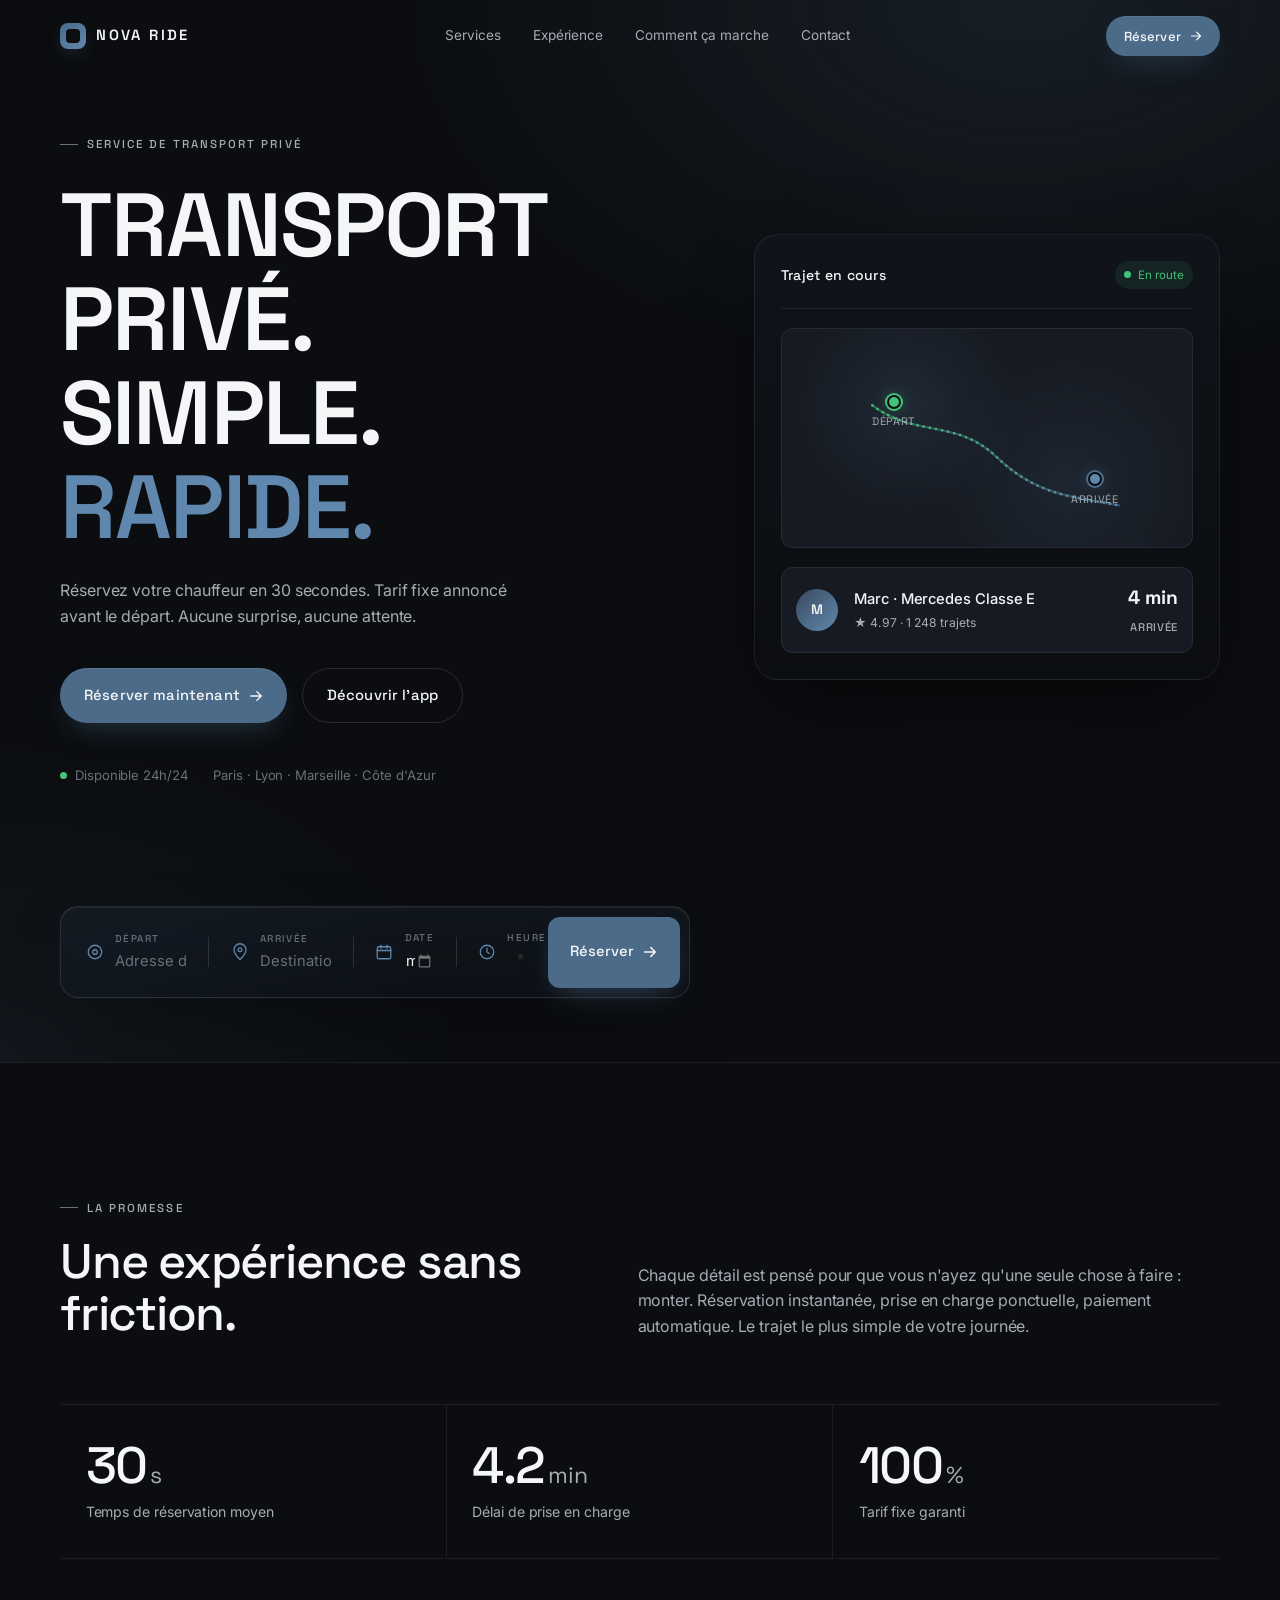
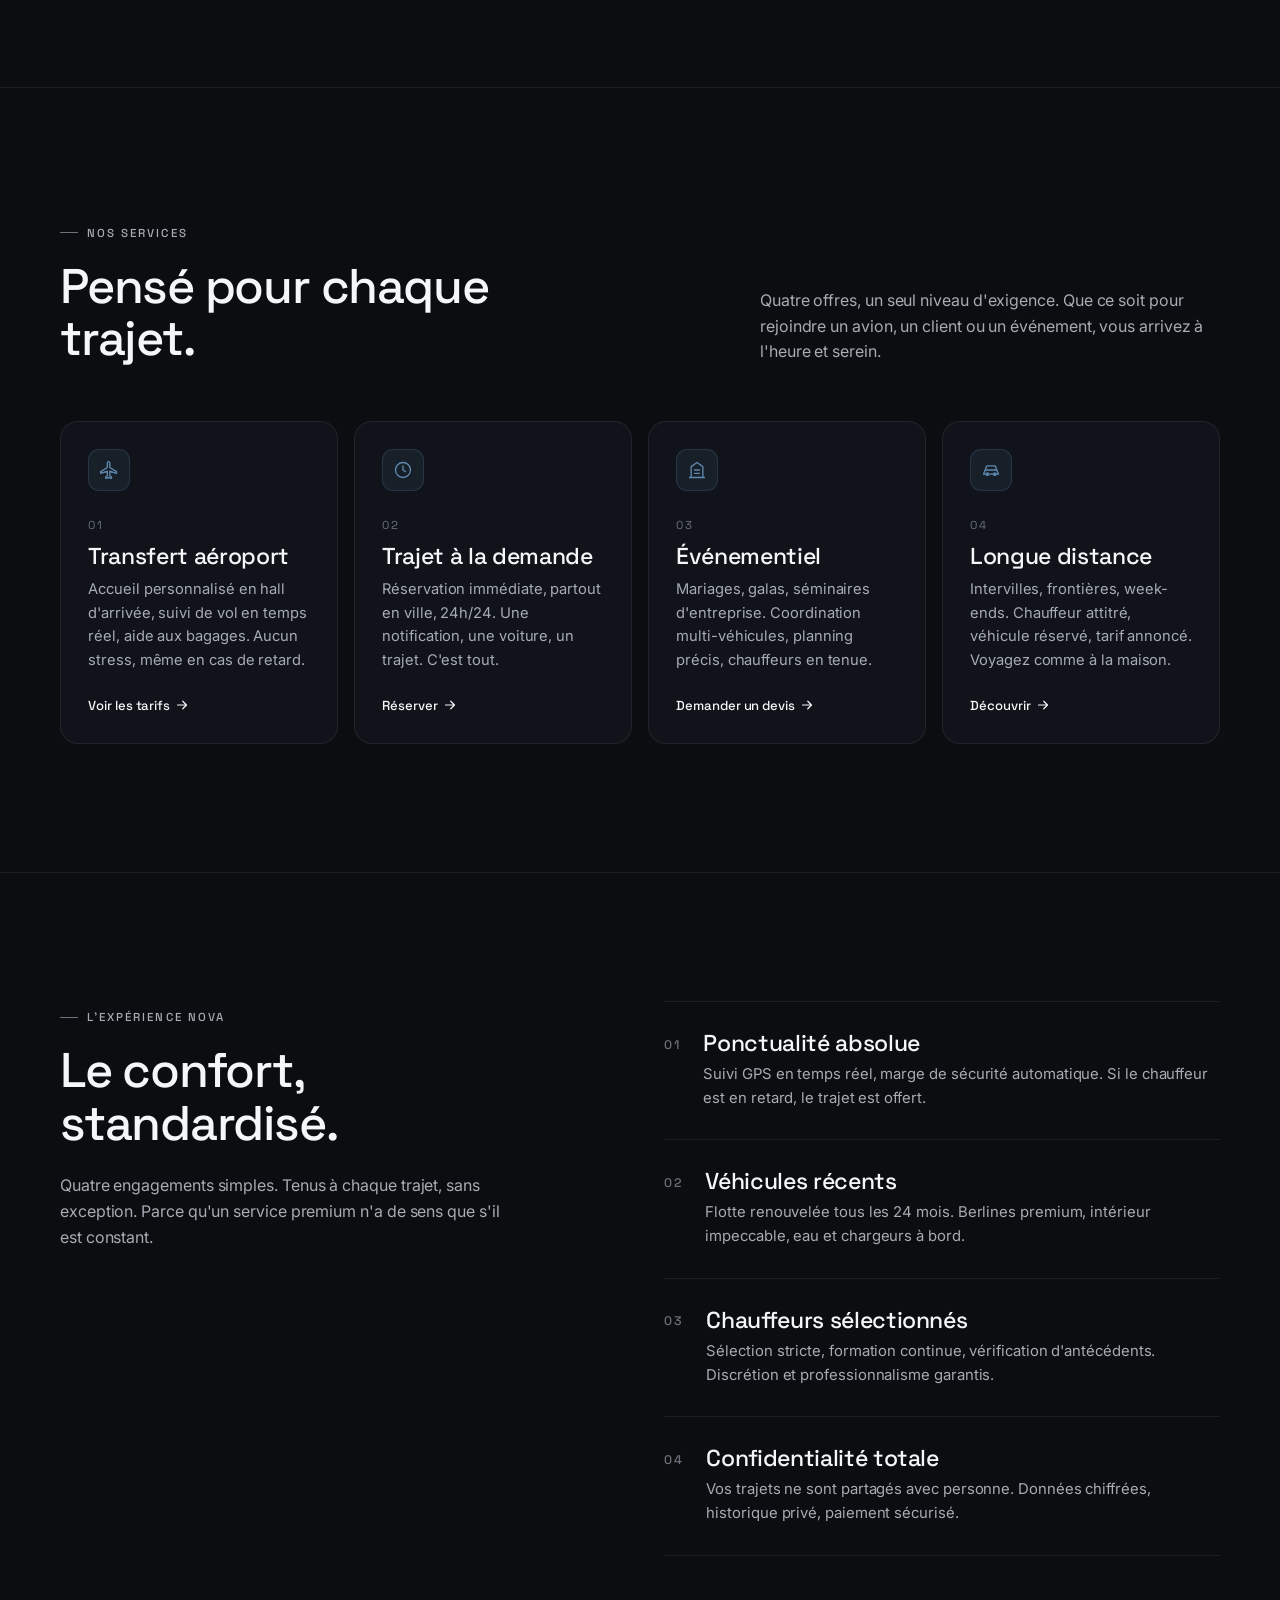
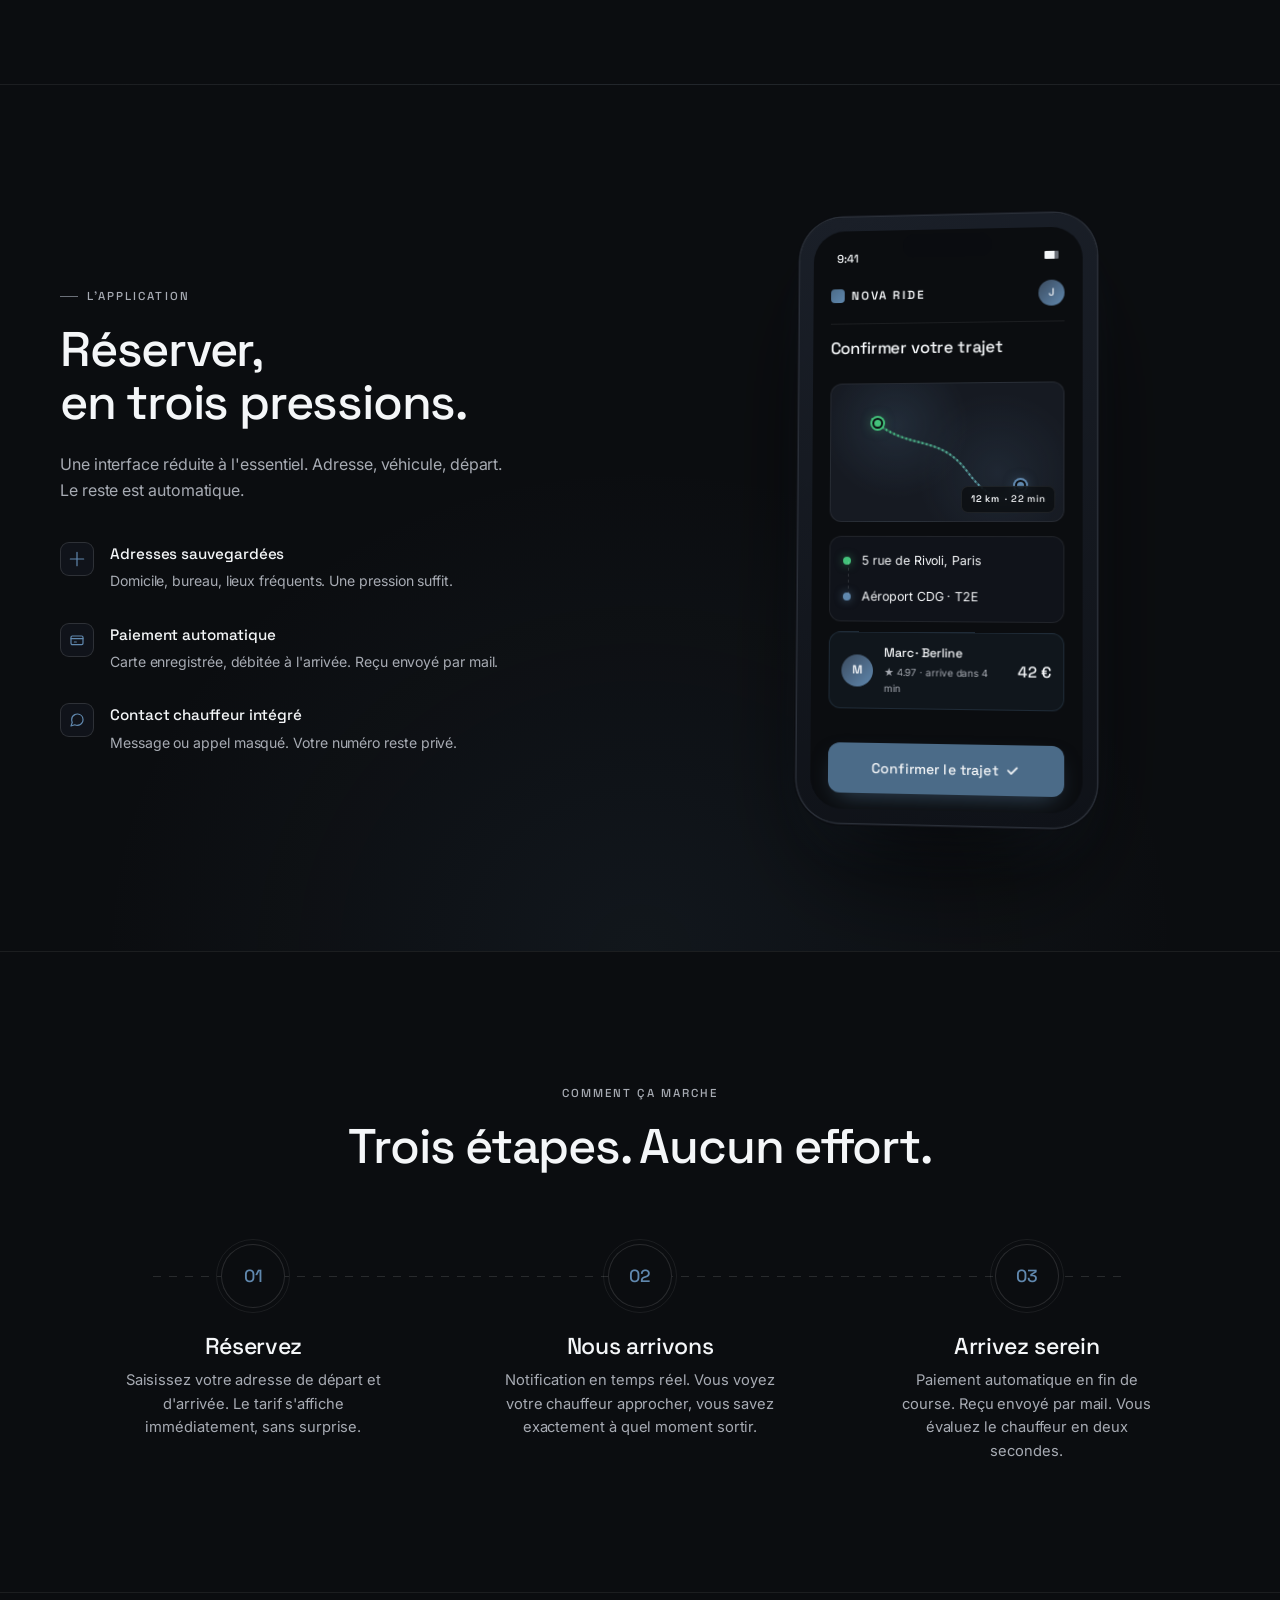
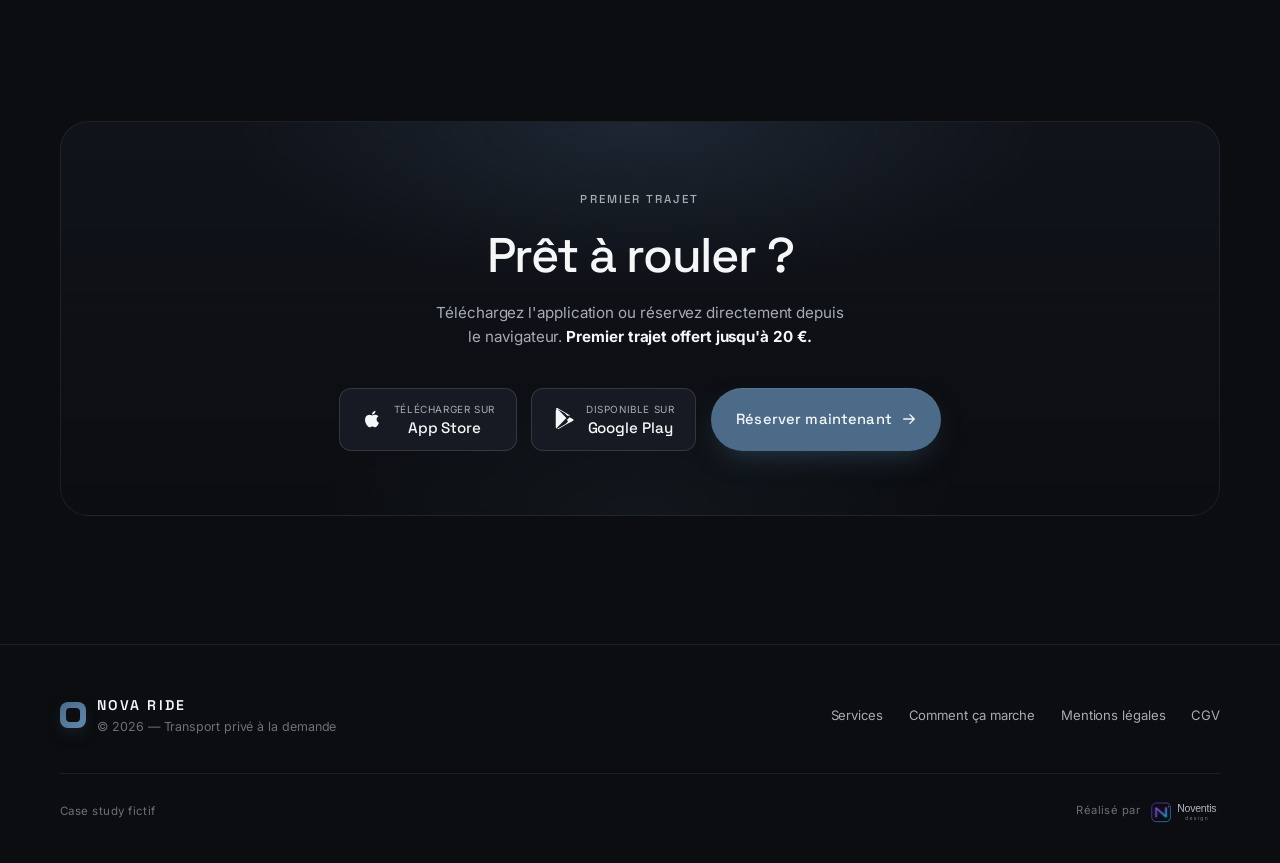
<file: landing/novaride/index.html>
<!doctype html>
<html lang="fr">
<head>
<meta charset="utf-8">
<meta name="viewport" content="width=device-width,initial-scale=1,viewport-fit=cover">
<meta name="theme-color" content="#0B0D10">
<title>NOVA RIDE — Transport privé. Simple. Rapide.</title>
<meta name="description" content="NOVA RIDE : transport privé à la demande. Réservation en 30 secondes, tarif fixe annoncé avant le départ, chauffeurs vérifiés. Disponible 24h/24.">
<link rel="preconnect" href="https://fonts.googleapis.com">
<link rel="preconnect" href="https://fonts.gstatic.com" crossorigin>
<link href="https://fonts.googleapis.com/css2?family=Inter:wght@300;400;500;600&family=Space+Grotesk:wght@400;500;600;700&display=swap" rel="stylesheet">
<style>
:root{
  --bg:#0B0D10;
  --bg-1:#10131A;
  --bg-2:#161A22;
  --fg:#F4F6F8;
  --muted:#A7ABB3;
  --muted-2:#6B7079;
  --accent:#4B6B88;
  --accent-hi:#6088AE;
  --accent-low:rgba(75,107,136,0.14);
  --line:rgba(244,246,248,0.07);
  --line-2:rgba(244,246,248,0.13);
  --green:#43C17A;
  --radius-xl:24px;
  --radius-lg:18px;
  --radius-md:12px;
  --radius-sm:8px;
  --max:1240px;
  --pad:clamp(1.25rem,4vw,2.5rem);
  --section-y:clamp(4.5rem,10vw,8.5rem);
  --h1:clamp(2.6rem,7.4vw,5.6rem);
  --h2:clamp(1.9rem,3.8vw,3.1rem);
  --h3:clamp(1.15rem,1.8vw,1.45rem);
  --body:clamp(0.95rem,1.05vw,1.05rem);
  --micro:0.72rem;
}
*{box-sizing:border-box;margin:0;padding:0;}
html{scroll-behavior:smooth;}
body{
  background:var(--bg);
  color:var(--fg);
  font-family:'Inter',system-ui,-apple-system,BlinkMacSystemFont,sans-serif;
  font-weight:400;
  line-height:1.6;
  font-size:var(--body);
  -webkit-font-smoothing:antialiased;
  -moz-osx-font-smoothing:grayscale;
  overflow-x:hidden;
  letter-spacing:-0.005em;
}
img,svg{display:block;max-width:100%;}
a{color:inherit;text-decoration:none;}
button{font:inherit;color:inherit;background:none;border:none;cursor:pointer;}
input,select,textarea{font:inherit;color:inherit;background:none;border:none;outline:none;}
.container{max-width:var(--max);margin:0 auto;padding-left:var(--pad);padding-right:var(--pad);}
section{padding-top:var(--section-y);padding-bottom:var(--section-y);position:relative;}

/* — Typography helpers — */
h1,h2,h3,h4,.serif{font-family:'Space Grotesk',sans-serif;letter-spacing:-0.02em;line-height:1.05;font-weight:600;}
h1{font-size:var(--h1);}
h2{font-size:var(--h2);font-weight:500;letter-spacing:-0.025em;line-height:1.08;}
h3{font-size:var(--h3);font-weight:500;letter-spacing:-0.015em;}
.label{
  display:inline-flex;align-items:center;gap:0.55rem;
  font-family:'Space Grotesk',sans-serif;
  font-size:var(--micro);font-weight:500;
  letter-spacing:0.18em;text-transform:uppercase;
  color:var(--muted);
}
.label::before{
  content:"";width:18px;height:1px;background:var(--muted-2);
}
.lead{color:var(--muted);font-size:clamp(1rem,1.2vw,1.15rem);max-width:46ch;}

/* — Buttons — */
.btn{
  display:inline-flex;align-items:center;justify-content:center;gap:0.6rem;
  padding:0.95rem 1.5rem;
  font-family:'Space Grotesk',sans-serif;
  font-weight:500;font-size:0.92rem;
  letter-spacing:0.01em;
  border-radius:999px;
  transition:transform .25s ease,background .25s ease,color .25s ease,border-color .25s ease;
  white-space:nowrap;
}
.btn-primary{
  background:var(--accent);color:var(--fg);
  box-shadow:0 1px 0 rgba(255,255,255,0.08) inset, 0 12px 30px -12px rgba(75,107,136,0.55);
}
.btn-primary:hover{background:var(--accent-hi);transform:translateY(-1px);}
.btn-ghost{
  border:1px solid var(--line-2);
  color:var(--fg);
}
.btn-ghost:hover{border-color:var(--fg);transform:translateY(-1px);}
.btn-arrow{transition:transform .25s ease;}
.btn:hover .btn-arrow{transform:translateX(3px);}

/* — Reveal animations — */
[data-reveal]{opacity:0;transform:translateY(22px);transition:opacity .7s cubic-bezier(.2,.7,.2,1),transform .7s cubic-bezier(.2,.7,.2,1);}
[data-reveal].in{opacity:1;transform:none;}
[data-fade]{opacity:0;transition:opacity .8s ease;}
[data-fade].in{opacity:1;}

/* — Navbar — */
.nav{
  position:fixed;top:0;left:0;right:0;z-index:50;
  padding:1rem 0;
  transition:background .3s ease,backdrop-filter .3s ease,border-color .3s ease,padding .3s ease;
  border-bottom:1px solid transparent;
}
.nav.scrolled{
  background:rgba(11,13,16,0.78);
  backdrop-filter:saturate(140%) blur(14px);
  -webkit-backdrop-filter:saturate(140%) blur(14px);
  border-bottom-color:var(--line);
  padding:0.6rem 0;
}
.nav-inner{display:flex;align-items:center;justify-content:space-between;gap:1.5rem;}
.brand{
  display:inline-flex;align-items:center;gap:0.65rem;
  font-family:'Space Grotesk',sans-serif;font-weight:600;
  letter-spacing:0.16em;font-size:0.92rem;
}
.brand-mark{
  width:26px;height:26px;border-radius:8px;
  background:linear-gradient(135deg,var(--accent),var(--accent-hi));
  position:relative;
  box-shadow:0 6px 18px -6px rgba(75,107,136,0.5);
}
.brand-mark::after{
  content:"";position:absolute;inset:6px;border-radius:4px;
  background:var(--bg);
}
.brand-mark::before{
  content:"";position:absolute;left:50%;top:50%;
  width:6px;height:6px;border-radius:50%;
  background:var(--fg);transform:translate(-50%,-50%);
}
.nav-links{display:flex;align-items:center;gap:2rem;}
.nav-links a{font-size:0.85rem;color:var(--muted);transition:color .2s;}
.nav-links a:hover{color:var(--fg);}
.nav-cta{padding:0.6rem 1.1rem;font-size:0.82rem;}
@media (max-width:780px){
  .nav-links{display:none;}
}

/* — Hero — */
.hero{
  min-height:100vh;
  display:flex;align-items:center;
  padding-top:8rem;padding-bottom:4rem;
  position:relative;overflow:hidden;
}
.hero::before{
  content:"";position:absolute;inset:0;
  background:
    radial-gradient(80% 60% at 80% 0%,rgba(75,107,136,0.18),transparent 60%),
    radial-gradient(60% 50% at 0% 100%,rgba(75,107,136,0.10),transparent 60%);
  pointer-events:none;
}
.hero-grid{
  display:grid;grid-template-columns:1.15fr 0.85fr;gap:4rem;align-items:center;
  position:relative;z-index:1;
}
@media (max-width:980px){
  .hero-grid{grid-template-columns:1fr;gap:3rem;}
}
.hero h1{margin:1.5rem 0 1.5rem;}
.hero h1 .accent{color:var(--accent-hi);}
.hero-sub{
  color:var(--muted);font-size:clamp(1rem,1.25vw,1.18rem);
  max-width:48ch;margin-bottom:2.4rem;
}
.hero-ctas{display:flex;gap:0.9rem;flex-wrap:wrap;margin-bottom:2.6rem;}
.hero-meta{display:flex;align-items:center;gap:1.6rem;flex-wrap:wrap;color:var(--muted-2);font-size:0.82rem;}
.hero-meta-item{display:inline-flex;align-items:center;gap:0.5rem;}
.dot-live{
  width:7px;height:7px;border-radius:50%;background:var(--green);
  box-shadow:0 0 0 0 rgba(67,193,122,0.6);
  animation:pulse 2.4s ease-out infinite;
}
@keyframes pulse{
  0%{box-shadow:0 0 0 0 rgba(67,193,122,0.6);}
  70%{box-shadow:0 0 0 8px rgba(67,193,122,0);}
  100%{box-shadow:0 0 0 0 rgba(67,193,122,0);}
}

/* — Hero card — driver tracking visual — */
.hero-card{
  position:relative;
  background:linear-gradient(180deg,var(--bg-1),var(--bg));
  border:1px solid var(--line);
  border-radius:var(--radius-xl);
  padding:1.6rem;
  box-shadow:0 30px 80px -30px rgba(0,0,0,0.8);
}
.hero-card-head{
  display:flex;align-items:center;justify-content:space-between;
  padding-bottom:1.2rem;border-bottom:1px solid var(--line);
}
.hero-card-title{font-family:'Space Grotesk';font-weight:500;font-size:0.88rem;letter-spacing:0.02em;}
.hero-card-status{
  display:inline-flex;align-items:center;gap:0.45rem;
  font-size:0.72rem;color:var(--green);
  background:rgba(67,193,122,0.10);
  padding:0.3rem 0.6rem;border-radius:999px;
}
.hero-map{
  height:220px;margin:1.2rem 0;
  background:
    radial-gradient(circle at 30% 35%,rgba(75,107,136,0.18),transparent 35%),
    radial-gradient(circle at 70% 70%,rgba(75,107,136,0.14),transparent 40%),
    var(--bg-2);
  border-radius:var(--radius-md);
  position:relative;overflow:hidden;
  border:1px solid var(--line);
}
.hero-map svg{position:absolute;inset:0;width:100%;height:100%;}
.map-pin{position:absolute;display:flex;flex-direction:column;align-items:center;font-size:0.68rem;color:var(--muted);}
.map-pin span{margin-top:0.3rem;font-family:'Space Grotesk';letter-spacing:0.06em;}
.map-pin .pin{
  width:14px;height:14px;border-radius:50%;
  border:2px solid var(--bg);
  box-shadow:0 0 0 2px var(--accent),0 0 14px rgba(75,107,136,0.6);
  background:var(--accent-hi);
}
.map-pin.start .pin{background:var(--green);box-shadow:0 0 0 2px var(--green),0 0 14px rgba(67,193,122,0.5);}
.map-pin.start{top:30%;left:22%;}
.map-pin.end{bottom:18%;right:18%;}
.hero-driver{
  display:flex;align-items:center;gap:1rem;padding:0.9rem;
  background:var(--bg-2);border:1px solid var(--line);border-radius:var(--radius-md);
}
.driver-avatar{
  width:42px;height:42px;border-radius:50%;
  background:linear-gradient(135deg,#3a4a5e,#6088ae);
  display:flex;align-items:center;justify-content:center;
  font-family:'Space Grotesk';font-weight:600;font-size:0.85rem;
  flex-shrink:0;
}
.driver-info{flex:1;min-width:0;}
.driver-name{display:block;font-weight:500;font-size:0.92rem;}
.driver-meta{display:block;color:var(--muted);font-size:0.76rem;margin-top:0.1rem;}
.driver-eta{
  text-align:right;
  font-family:'Space Grotesk';font-weight:500;
}
.driver-eta strong{display:block;font-size:1.2rem;color:var(--fg);}
.driver-eta span{font-size:0.7rem;color:var(--muted);letter-spacing:0.06em;text-transform:uppercase;}

/* — Hero booking form (glassmorphism) — */
.hero-booking{
  margin-top:3.5rem;
  position:relative;z-index:2;
  background:linear-gradient(180deg,rgba(75,107,136,0.10),rgba(75,107,136,0.04));
  backdrop-filter:blur(22px) saturate(140%);
  -webkit-backdrop-filter:blur(22px) saturate(140%);
  border:1px solid rgba(244,246,248,0.10);
  border-radius:18px;
  padding:0.6rem;
  display:grid;
  grid-template-columns:1.25fr 1px 1.25fr 1px 0.85fr 1px 0.75fr auto;
  gap:0.4rem;
  align-items:stretch;
  box-shadow:
    inset 0 1px 0 rgba(255,255,255,0.06),
    0 30px 80px -30px rgba(0,0,0,0.6),
    0 0 0 1px rgba(75,107,136,0.06);
}
.hero-booking-field{
  display:flex;align-items:center;gap:0.7rem;
  padding:0.85rem 0.95rem;
  border-radius:12px;
  transition:background .25s ease;
  cursor:text;
  min-width:0;
}
.hero-booking-field:hover,.hero-booking-field:focus-within{
  background:rgba(244,246,248,0.04);
}
.hero-booking-field svg{color:var(--accent-hi);flex-shrink:0;}
.hero-booking-field-data{display:flex;flex-direction:column;min-width:0;flex:1;}
.hero-booking-label{
  font-family:'Space Grotesk';font-weight:500;
  font-size:0.62rem;color:var(--muted-2);
  letter-spacing:0.14em;text-transform:uppercase;
  margin-bottom:0.15rem;
}
.hero-booking-field input{
  background:transparent;border:none;outline:none;
  color:var(--fg);font-size:0.92rem;width:100%;padding:0;
  font-family:'Inter',sans-serif;
}
.hero-booking-field input::placeholder{color:var(--muted-2);}
.hero-booking-field input::-webkit-calendar-picker-indicator{
  filter:invert(0.55);cursor:pointer;opacity:0.8;
}
.hero-booking-divider{
  background:var(--line-2);
  width:1px;align-self:center;
  height:30px;
}
.hero-booking-submit{
  padding:0 1.4rem;
  background:var(--accent);
  color:var(--fg);
  border-radius:12px;
  font-family:'Space Grotesk';font-weight:500;font-size:0.92rem;
  display:inline-flex;align-items:center;justify-content:center;gap:0.55rem;
  white-space:nowrap;
  transition:background .25s ease,transform .25s ease,box-shadow .25s ease;
  box-shadow:0 12px 30px -12px rgba(75,107,136,0.65);
}
.hero-booking-submit:hover{
  background:var(--accent-hi);transform:translateY(-1px);
  box-shadow:0 18px 36px -14px rgba(75,107,136,0.8);
}
@media (max-width:1080px){
  .hero-booking{grid-template-columns:1fr 1fr;gap:0.4rem;}
  .hero-booking-divider{display:none;}
  .hero-booking-submit{grid-column:1 / -1;padding:0.95rem 1.4rem;}
}
@media (max-width:520px){
  .hero-booking{grid-template-columns:1fr;}
}

/* — Promise — */
.promise{border-top:1px solid var(--line);}
.promise-head{display:grid;grid-template-columns:1fr 1.1fr;gap:3rem;align-items:end;margin-bottom:4rem;}
@media (max-width:880px){.promise-head{grid-template-columns:1fr;gap:1.5rem;}}
.promise-stats{
  display:grid;grid-template-columns:repeat(3,1fr);
  border-top:1px solid var(--line);
  border-bottom:1px solid var(--line);
}
@media (max-width:680px){.promise-stats{grid-template-columns:1fr;}}
.stat{
  padding:2.2rem 1.6rem;
  border-right:1px solid var(--line);
}
.stat:last-child{border-right:none;}
@media (max-width:680px){
  .stat{border-right:none;border-bottom:1px solid var(--line);}
  .stat:last-child{border-bottom:none;}
}
.stat-num{
  font-family:'Space Grotesk';font-weight:500;
  font-size:clamp(2.2rem,4vw,3.2rem);letter-spacing:-0.03em;line-height:1;
  display:flex;align-items:baseline;gap:0.2rem;
}
.stat-num small{font-size:0.45em;color:var(--muted);font-weight:400;letter-spacing:0;}
.stat-label{margin-top:0.6rem;color:var(--muted);font-size:0.88rem;}

/* — Services — */
.services{border-top:1px solid var(--line);}
.services-head{display:flex;align-items:end;justify-content:space-between;gap:2rem;margin-bottom:3.5rem;flex-wrap:wrap;}
.services-grid{display:grid;grid-template-columns:repeat(4,1fr);gap:1rem;}
@media (max-width:980px){.services-grid{grid-template-columns:repeat(2,1fr);}}
@media (max-width:560px){.services-grid{grid-template-columns:1fr;}}
.service{
  background:var(--bg-1);
  border:1px solid var(--line);
  border-radius:var(--radius-lg);
  padding:1.7rem;
  display:flex;flex-direction:column;
  min-height:300px;
  transition:border-color .3s ease,transform .3s ease,background .3s ease;
}
.service:hover{border-color:var(--line-2);background:var(--bg-2);transform:translateY(-3px);}
.service-icon{
  width:42px;height:42px;border-radius:11px;
  background:var(--accent-low);
  border:1px solid rgba(75,107,136,0.3);
  display:flex;align-items:center;justify-content:center;
  margin-bottom:1.6rem;
  color:var(--accent-hi);
}
.service-num{
  font-family:'Space Grotesk';color:var(--muted-2);font-size:0.72rem;
  letter-spacing:0.18em;margin-bottom:0.6rem;
}
.service h3{margin-bottom:0.6rem;}
.service-desc{color:var(--muted);font-size:0.92rem;flex:1;}
.service-link{
  margin-top:1.4rem;
  display:inline-flex;align-items:center;gap:0.4rem;
  font-family:'Space Grotesk';font-weight:500;
  font-size:0.82rem;color:var(--fg);
}
.service-link svg{transition:transform .25s ease;}
.service:hover .service-link svg{transform:translateX(3px);}

/* — Experience — */
.experience{border-top:1px solid var(--line);}
.exp-grid{display:grid;grid-template-columns:1fr 1fr;gap:3rem;align-items:start;}
@media (max-width:980px){.exp-grid{grid-template-columns:1fr;gap:2rem;}}
.exp-points{display:flex;flex-direction:column;}
.exp-point{
  display:grid;grid-template-columns:auto 1fr;gap:1.4rem;
  padding:1.8rem 0;border-top:1px solid var(--line);
}
.exp-point:last-child{border-bottom:1px solid var(--line);}
.exp-point-num{
  font-family:'Space Grotesk';font-weight:500;
  color:var(--muted-2);font-size:0.78rem;letter-spacing:0.16em;
  padding-top:0.3rem;
}
.exp-point h3{margin-bottom:0.5rem;}
.exp-point p{color:var(--muted);font-size:0.93rem;}

/* — Mockup section — */
.mockup{
  border-top:1px solid var(--line);
  background:radial-gradient(60% 80% at 50% 100%,rgba(75,107,136,0.10),transparent 70%);
}
.mockup-grid{display:grid;grid-template-columns:1fr 1fr;gap:4rem;align-items:center;}
@media (max-width:980px){.mockup-grid{grid-template-columns:1fr;gap:3rem;}}
.mockup-features{display:flex;flex-direction:column;gap:1.8rem;margin-top:2.4rem;}
.mockup-feat{display:flex;gap:1rem;align-items:flex-start;}
.mockup-feat-icon{
  width:34px;height:34px;border-radius:9px;flex-shrink:0;
  display:flex;align-items:center;justify-content:center;
  background:var(--bg-1);border:1px solid var(--line-2);color:var(--accent-hi);
}
.mockup-feat strong{display:block;font-family:'Space Grotesk';font-weight:500;margin-bottom:0.2rem;}
.mockup-feat span{color:var(--muted);font-size:0.88rem;}

.phone-wrap{display:flex;justify-content:center;perspective:1400px;}
.phone{
  width:300px;
  height:610px;
  background:linear-gradient(170deg,#1a1f28,#0f1218);
  border-radius:44px;
  padding:14px;
  position:relative;
  box-shadow:
    0 0 0 1.5px #2a2f38,
    0 0 0 3px #0a0c10,
    0 60px 120px -30px rgba(0,0,0,0.85),
    0 30px 60px -20px rgba(75,107,136,0.18);
  transform:rotateY(-6deg) rotateX(2deg);
  transition:transform .8s cubic-bezier(.2,.7,.2,1);
}
.phone:hover{transform:rotateY(0) rotateX(0);}
.phone-notch{
  position:absolute;top:18px;left:50%;transform:translateX(-50%);
  width:90px;height:24px;background:#0a0c10;border-radius:14px;z-index:2;
}
.phone-screen{
  width:100%;height:100%;background:var(--bg);
  border-radius:32px;overflow:hidden;
  display:flex;flex-direction:column;
  padding:1.2rem 1.1rem 1rem;
  position:relative;
}
.phone-status{
  display:flex;justify-content:space-between;align-items:center;
  font-family:'Space Grotesk';font-weight:500;font-size:0.72rem;
  padding:0 0.4rem;height:18px;
}
.phone-status-icons{display:inline-flex;align-items:center;gap:0.4rem;}
.phone-status-icons span{
  display:inline-block;width:14px;height:8px;border-radius:1px;
  background:linear-gradient(90deg,var(--fg) 70%,var(--muted-2) 70%);
}
.app-header{
  display:flex;align-items:center;justify-content:space-between;
  margin-top:1rem;padding-bottom:0.9rem;border-bottom:1px solid var(--line);
}
.app-brand{
  display:inline-flex;align-items:center;gap:0.45rem;
  font-family:'Space Grotesk';font-weight:600;font-size:0.74rem;letter-spacing:0.18em;
}
.app-brand-mark{
  width:14px;height:14px;border-radius:4px;
  background:linear-gradient(135deg,var(--accent),var(--accent-hi));
}
.app-avatar{
  width:26px;height:26px;border-radius:50%;
  background:linear-gradient(135deg,#3a4a5e,#6088ae);
  display:flex;align-items:center;justify-content:center;
  font-size:0.65rem;font-weight:500;
}
.app-title{
  font-family:'Space Grotesk';font-weight:500;font-size:1.05rem;letter-spacing:-0.01em;
  margin:1rem 0 0.85rem;
}
.app-input{
  display:flex;align-items:center;gap:0.7rem;
  padding:0.7rem 0.8rem;background:var(--bg-1);border-radius:10px;
  border:1px solid var(--line);
}
.app-input + .app-input{margin-top:0.4rem;}
.input-dot{width:8px;height:8px;border-radius:50%;flex-shrink:0;}
.dot-green{background:var(--green);box-shadow:0 0 8px rgba(67,193,122,0.5);}
.dot-accent{background:var(--accent-hi);box-shadow:0 0 8px rgba(96,136,174,0.6);}
.input-data{display:flex;flex-direction:column;min-width:0;flex:1;}
.input-label{font-size:0.62rem;color:var(--muted-2);letter-spacing:0.1em;text-transform:uppercase;}
.input-value{font-size:0.78rem;color:var(--fg);white-space:nowrap;overflow:hidden;text-overflow:ellipsis;}
.app-eta{
  display:flex;justify-content:space-between;align-items:center;
  margin-top:0.85rem;padding:0.55rem 0.8rem;
  background:rgba(75,107,136,0.12);border-radius:8px;
  font-size:0.72rem;color:var(--muted);
}
.app-eta strong{font-family:'Space Grotesk';color:var(--fg);font-weight:500;font-size:0.84rem;}
.app-sub{
  font-family:'Space Grotesk';font-weight:500;font-size:0.7rem;
  letter-spacing:0.16em;text-transform:uppercase;color:var(--muted);
  margin:1.1rem 0 0.6rem;
}
.app-car{
  display:flex;justify-content:space-between;align-items:center;
  padding:0.7rem 0.85rem;border-radius:10px;
  border:1px solid var(--line);background:var(--bg-1);
  margin-bottom:0.4rem;
  transition:border-color .2s,background .2s;
}
.app-car.active{
  border-color:var(--accent);background:var(--accent-low);
  box-shadow:0 0 0 1px var(--accent) inset;
}
.car-name{display:block;font-family:'Space Grotesk';font-weight:500;font-size:0.82rem;}
.car-detail{display:block;font-size:0.66rem;color:var(--muted);margin-top:0.1rem;}
.car-price{font-family:'Space Grotesk';font-weight:500;font-size:0.92rem;}
.app-cta{
  margin-top:auto;
  padding:0.85rem;
  background:var(--accent);color:var(--fg);
  border-radius:12px;
  font-family:'Space Grotesk';font-weight:500;font-size:0.88rem;
  letter-spacing:0.01em;
  display:flex;align-items:center;justify-content:center;gap:0.45rem;
  box-shadow:0 10px 24px -10px rgba(75,107,136,0.7);
}
/* — Mini map inside phone mockup — */
.app-map{
  position:relative;overflow:hidden;
  height:140px;margin:0.85rem 0 0.85rem;
  border-radius:12px;border:1px solid var(--line);
  background:
    radial-gradient(circle at 28% 30%,rgba(75,107,136,0.22),transparent 38%),
    radial-gradient(circle at 72% 65%,rgba(75,107,136,0.16),transparent 42%),
    var(--bg-2);
}
.app-map-grid{display:none;}
.app-map svg.app-map-route{position:absolute;inset:0;width:100%;height:100%;}
.app-map-pin{position:absolute;}
.app-map-pin .pin{
  width:11px;height:11px;border-radius:50%;
  border:2px solid var(--bg);
}
.app-map-pin.start{top:24%;left:18%;}
.app-map-pin.end{bottom:22%;right:16%;}
.app-map-pin.start .pin{
  background:var(--green);
  box-shadow:0 0 0 2px var(--green),0 0 12px rgba(67,193,122,0.55);
}
.app-map-pin.end .pin{
  background:var(--accent-hi);
  box-shadow:0 0 0 2px var(--accent-hi),0 0 12px rgba(96,136,174,0.55);
}
.app-map-meta{
  position:absolute;bottom:8px;right:8px;
  display:inline-flex;align-items:center;gap:0.35rem;
  background:rgba(11,13,16,0.78);
  backdrop-filter:blur(8px);
  -webkit-backdrop-filter:blur(8px);
  padding:0.32rem 0.55rem;border-radius:7px;
  font-family:'Space Grotesk';font-weight:500;font-size:0.6rem;
  letter-spacing:0.08em;color:var(--fg);
  border:1px solid var(--line);
}
.app-map-meta b{font-weight:600;}
.app-trip{
  display:flex;flex-direction:column;
  background:var(--bg-1);border:1px solid var(--line);
  border-radius:12px;padding:0.65rem 0.85rem;
  position:relative;
}
.app-trip::before{
  content:"";position:absolute;left:1.18rem;top:1.55rem;
  width:1px;height:calc(100% - 3rem);
  background:repeating-linear-gradient(180deg,var(--line-2) 0 3px,transparent 3px 6px);
}
.app-trip-row{
  display:flex;align-items:center;gap:0.7rem;
  padding:0.25rem 0;
}
.app-trip-row + .app-trip-row{margin-top:0.45rem;}
.app-trip-text{font-size:0.78rem;color:var(--fg);white-space:nowrap;overflow:hidden;text-overflow:ellipsis;}
.app-driver{
  display:flex;align-items:center;gap:0.65rem;
  margin-top:0.65rem;padding:0.7rem 0.8rem;
  background:rgba(75,107,136,0.10);
  border:1px solid rgba(75,107,136,0.25);
  border-radius:12px;
}
.app-driver-avatar{
  width:32px;height:32px;border-radius:50%;flex-shrink:0;
  background:linear-gradient(135deg,#3a4a5e,#6088ae);
  display:flex;align-items:center;justify-content:center;
  font-family:'Space Grotesk';font-weight:600;font-size:0.74rem;
}
.app-driver-info{flex:1;min-width:0;display:flex;flex-direction:column;}
.app-driver-info b{font-family:'Space Grotesk';font-weight:500;font-size:0.78rem;}
.app-driver-info small{font-size:0.62rem;color:var(--muted);margin-top:0.05rem;}
.app-driver-price{
  font-family:'Space Grotesk';font-weight:500;font-size:0.95rem;color:var(--fg);
}

/* — Process — */
.process{border-top:1px solid var(--line);}
.process-head{text-align:center;margin-bottom:4.5rem;}
.process-head .label{justify-content:center;}
.process-head .label::before{display:none;}
.process-head h2{margin-top:1rem;}
.process-grid{
  display:grid;grid-template-columns:repeat(3,1fr);gap:0;
  position:relative;
}
@media (max-width:880px){.process-grid{grid-template-columns:1fr;}}
.process-grid::before{
  content:"";position:absolute;top:32px;left:8%;right:8%;
  height:1px;background:repeating-linear-gradient(90deg,var(--line-2) 0 8px,transparent 8px 16px);
  z-index:0;
}
@media (max-width:880px){.process-grid::before{display:none;}}
.step{
  position:relative;z-index:1;
  display:flex;flex-direction:column;align-items:center;text-align:center;
  padding:0 1.5rem;
}
.step-num{
  width:64px;height:64px;border-radius:50%;
  background:var(--bg);border:1px solid var(--line-2);
  display:flex;align-items:center;justify-content:center;
  font-family:'Space Grotesk';font-weight:500;font-size:1.1rem;
  color:var(--accent-hi);
  margin-bottom:1.6rem;
  position:relative;
}
.step-num::after{
  content:"";position:absolute;inset:-6px;border-radius:50%;
  border:1px solid var(--line);
}
.step h3{margin-bottom:0.7rem;}
.step p{color:var(--muted);font-size:0.92rem;max-width:30ch;}
@media (max-width:880px){
  .step{padding:2rem 0;border-bottom:1px solid var(--line);}
  .step:last-child{border-bottom:none;}
}

/* — Final CTA — */
.final{border-top:1px solid var(--line);}
.final-card{
  position:relative;overflow:hidden;
  border:1px solid var(--line);
  border-radius:28px;
  background:linear-gradient(180deg,var(--bg-1),var(--bg));
  padding:clamp(2.5rem,5vw,5rem) clamp(1.5rem,4vw,4rem);
  text-align:center;
}
.final-card::before{
  content:"";position:absolute;inset:0;
  background:
    radial-gradient(50% 60% at 50% 0%,rgba(75,107,136,0.22),transparent 70%),
    radial-gradient(40% 50% at 50% 100%,rgba(75,107,136,0.10),transparent 70%);
  pointer-events:none;
}
.final-card > *{position:relative;z-index:1;}
.final-card .label{justify-content:center;}
.final-card .label::before{display:none;}
.final-card h2{margin:1.2rem auto 1.2rem;max-width:18ch;}
.final-card p{color:var(--muted);max-width:42ch;margin:0 auto 2.4rem;}
.final-ctas{display:flex;gap:0.9rem;justify-content:center;flex-wrap:wrap;}
.store-btn{
  display:inline-flex;align-items:center;gap:0.7rem;
  padding:0.85rem 1.3rem;border-radius:12px;
  background:var(--bg-2);border:1px solid var(--line-2);
  transition:border-color .25s ease,transform .25s ease;
}
.store-btn:hover{border-color:var(--fg);transform:translateY(-1px);}
.store-btn small{display:block;font-size:0.62rem;color:var(--muted);letter-spacing:0.06em;text-transform:uppercase;}
.store-btn strong{display:block;font-family:'Space Grotesk';font-weight:500;font-size:0.95rem;line-height:1.1;margin-top:0.1rem;}

/* — Footer — */
footer{border-top:1px solid var(--line);padding:3rem 0 2.5rem;}
.foot{display:flex;justify-content:space-between;align-items:center;gap:2rem;flex-wrap:wrap;}
.foot-brand{display:flex;align-items:center;gap:0.7rem;}
.foot-meta{color:var(--muted-2);font-size:0.78rem;}
.foot-links{display:flex;gap:1.6rem;font-size:0.82rem;color:var(--muted);}
.foot-links a:hover{color:var(--fg);}
.foot-bottom{
  margin-top:2.2rem;padding-top:1.6rem;border-top:1px solid var(--line);
  display:flex;justify-content:space-between;align-items:center;gap:1.5rem;flex-wrap:wrap;
}
.foot-bottom-meta{color:var(--muted-2);font-size:0.72rem;letter-spacing:0.04em;}
.footer-credit{
  display:inline-flex;align-items:center;gap:0.55rem;
  font-size:0.7rem;letter-spacing:0.04em;
  color:var(--muted-2);
  transition:color .3s ease,opacity .3s ease;
  margin-left:auto;
}
.footer-credit img{height:24px;width:auto;display:block;opacity:0.75;transition:opacity .3s ease;}
.footer-credit:hover{color:var(--fg);}
.footer-credit:hover img{opacity:1;}
@media (max-width:680px){
  .foot-bottom{justify-content:center;text-align:center;}
  .footer-credit{margin-left:0;}
}
</style>
</head>
<body>

<!-- NAVBAR -->
<nav class="nav" id="nav">
  <div class="container nav-inner">
    <a href="#" class="brand"><span class="brand-mark"></span> NOVA RIDE</a>
    <div class="nav-links">
      <a href="#services">Services</a>
      <a href="#experience">Expérience</a>
      <a href="#process">Comment ça marche</a>
      <a href="#contact">Contact</a>
    </div>
    <a href="#cta" class="btn btn-primary nav-cta">Réserver
      <svg class="btn-arrow" width="12" height="12" viewBox="0 0 16 16" fill="none"><path d="M2 8h12M9 3l5 5-5 5" stroke="currentColor" stroke-width="1.6" stroke-linecap="round" stroke-linejoin="round"/></svg>
    </a>
  </div>
</nav>

<!-- HERO -->
<section class="hero">
  <div class="container hero-grid">
    <div class="hero-text">
      <span class="label" data-reveal>Service de transport privé</span>
      <h1 data-reveal style="transition-delay:.08s">TRANSPORT PRIVÉ.<br>SIMPLE. <span class="accent">RAPIDE.</span></h1>
      <p class="hero-sub" data-reveal style="transition-delay:.16s">Réservez votre chauffeur en 30 secondes. Tarif fixe annoncé avant le départ. Aucune surprise, aucune attente.</p>
      <div class="hero-ctas" data-reveal style="transition-delay:.24s">
        <a href="#cta" class="btn btn-primary">Réserver maintenant
          <svg class="btn-arrow" width="14" height="14" viewBox="0 0 16 16" fill="none"><path d="M2 8h12M9 3l5 5-5 5" stroke="currentColor" stroke-width="1.6" stroke-linecap="round" stroke-linejoin="round"/></svg>
        </a>
        <a href="#mockup" class="btn btn-ghost">Découvrir l'app</a>
      </div>
      <div class="hero-meta" data-reveal style="transition-delay:.32s">
        <span class="hero-meta-item"><span class="dot-live"></span> Disponible 24h/24</span>
        <span class="hero-meta-item">Paris · Lyon · Marseille · Côte d'Azur</span>
      </div>
    </div>

    <div class="hero-card" data-reveal style="transition-delay:.4s">
      <div class="hero-card-head">
        <span class="hero-card-title">Trajet en cours</span>
        <span class="hero-card-status"><span class="dot-live"></span> En route</span>
      </div>
      <div class="hero-map" aria-hidden="true">
        <svg viewBox="0 0 400 220" preserveAspectRatio="none">
          <defs>
            <linearGradient id="route" x1="0" y1="0" x2="1" y2="1">
              <stop offset="0%" stop-color="#43C17A"/>
              <stop offset="100%" stop-color="#6088AE"/>
            </linearGradient>
          </defs>
          <path d="M88 77 C 130 110, 170 90, 210 130 S 290 170, 328 178" stroke="url(#route)" stroke-width="2.5" fill="none" stroke-linecap="round" stroke-dasharray="0.1 6"/>
          <path d="M88 77 C 130 110, 170 90, 210 130 S 290 170, 328 178" stroke="url(#route)" stroke-width="2.5" fill="none" stroke-linecap="round" opacity="0.4"/>
        </svg>
        <div class="map-pin start"><div class="pin"></div><span>DÉPART</span></div>
        <div class="map-pin end"><div class="pin"></div><span>ARRIVÉE</span></div>
      </div>
      <div class="hero-driver">
        <div class="driver-avatar">M</div>
        <div class="driver-info">
          <span class="driver-name">Marc · Mercedes Classe E</span>
          <span class="driver-meta">★ 4.97 · 1 248 trajets</span>
        </div>
        <div class="driver-eta">
          <strong>4 min</strong>
          <span>ARRIVÉE</span>
        </div>
      </div>
    </div>

    <form class="hero-booking" data-reveal style="transition-delay:.5s" onsubmit="event.preventDefault();document.getElementById('cta').scrollIntoView({behavior:'smooth'});">
      <label class="hero-booking-field" for="hb-from">
        <svg width="18" height="18" viewBox="0 0 24 24" fill="none" stroke="currentColor" stroke-width="1.7" stroke-linecap="round" stroke-linejoin="round"><circle cx="12" cy="12" r="3"/><circle cx="12" cy="12" r="9"/></svg>
        <span class="hero-booking-field-data">
          <span class="hero-booking-label">Départ</span>
          <input id="hb-from" type="text" placeholder="Adresse de départ" autocomplete="off">
        </span>
      </label>
      <span class="hero-booking-divider" aria-hidden="true"></span>
      <label class="hero-booking-field" for="hb-to">
        <svg width="18" height="18" viewBox="0 0 24 24" fill="none" stroke="currentColor" stroke-width="1.7" stroke-linecap="round" stroke-linejoin="round"><path d="M12 22s8-7.5 8-13a8 8 0 1 0-16 0c0 5.5 8 13 8 13z"/><circle cx="12" cy="9" r="2.5"/></svg>
        <span class="hero-booking-field-data">
          <span class="hero-booking-label">Arrivée</span>
          <input id="hb-to" type="text" placeholder="Destination" autocomplete="off">
        </span>
      </label>
      <span class="hero-booking-divider" aria-hidden="true"></span>
      <label class="hero-booking-field" for="hb-date">
        <svg width="18" height="18" viewBox="0 0 24 24" fill="none" stroke="currentColor" stroke-width="1.7" stroke-linecap="round" stroke-linejoin="round"><rect x="3" y="5" width="18" height="16" rx="2"/><path d="M16 3v4M8 3v4M3 10h18"/></svg>
        <span class="hero-booking-field-data">
          <span class="hero-booking-label">Date</span>
          <input id="hb-date" type="date">
        </span>
      </label>
      <span class="hero-booking-divider" aria-hidden="true"></span>
      <label class="hero-booking-field" for="hb-time">
        <svg width="18" height="18" viewBox="0 0 24 24" fill="none" stroke="currentColor" stroke-width="1.7" stroke-linecap="round" stroke-linejoin="round"><circle cx="12" cy="12" r="9"/><path d="M12 7v5l3 2"/></svg>
        <span class="hero-booking-field-data">
          <span class="hero-booking-label">Heure</span>
          <input id="hb-time" type="time">
        </span>
      </label>
      <button type="submit" class="hero-booking-submit">
        Réserver
        <svg width="14" height="14" viewBox="0 0 16 16" fill="none"><path d="M2 8h12M9 3l5 5-5 5" stroke="currentColor" stroke-width="1.7" stroke-linecap="round" stroke-linejoin="round"/></svg>
      </button>
    </form>
  </div>
</section>

<!-- PROMISE -->
<section class="promise">
  <div class="container">
    <div class="promise-head">
      <div data-reveal>
        <span class="label">La promesse</span>
        <h2 style="margin-top:1.1rem">Une expérience sans friction.</h2>
      </div>
      <p class="lead" data-reveal style="transition-delay:.1s;max-width:none">
        Chaque détail est pensé pour que vous n'ayez qu'une seule chose à faire : monter. Réservation instantanée, prise en charge ponctuelle, paiement automatique. Le trajet le plus simple de votre journée.
      </p>
    </div>
    <div class="promise-stats" data-reveal>
      <div class="stat">
        <div class="stat-num">30<small>s</small></div>
        <div class="stat-label">Temps de réservation moyen</div>
      </div>
      <div class="stat">
        <div class="stat-num">4.2<small>min</small></div>
        <div class="stat-label">Délai de prise en charge</div>
      </div>
      <div class="stat">
        <div class="stat-num">100<small>%</small></div>
        <div class="stat-label">Tarif fixe garanti</div>
      </div>
    </div>
  </div>
</section>

<!-- SERVICES -->
<section class="services" id="services">
  <div class="container">
    <div class="services-head">
      <div data-reveal>
        <span class="label">Nos services</span>
        <h2 style="margin-top:1.1rem;max-width:14ch">Pensé pour chaque trajet.</h2>
      </div>
      <p class="lead" data-reveal style="transition-delay:.08s">
        Quatre offres, un seul niveau d'exigence. Que ce soit pour rejoindre un avion, un client ou un événement, vous arrivez à l'heure et serein.
      </p>
    </div>
    <div class="services-grid">
      <div class="service" data-reveal>
        <div class="service-icon">
          <svg width="20" height="20" viewBox="0 0 24 24" fill="none" stroke="currentColor" stroke-width="1.6" stroke-linecap="round" stroke-linejoin="round"><path d="M21 16v-2l-8-5V3.5a1.5 1.5 0 0 0-3 0V9l-8 5v2l8-2.5V19l-2 1.5V22l3.5-1 3.5 1v-1.5L13 19v-5.5z"/></svg>
        </div>
        <div class="service-num">01</div>
        <h3>Transfert aéroport</h3>
        <p class="service-desc">Accueil personnalisé en hall d'arrivée, suivi de vol en temps réel, aide aux bagages. Aucun stress, même en cas de retard.</p>
        <span class="service-link">Voir les tarifs <svg width="12" height="12" viewBox="0 0 16 16" fill="none"><path d="M2 8h12M9 3l5 5-5 5" stroke="currentColor" stroke-width="1.6" stroke-linecap="round" stroke-linejoin="round"/></svg></span>
      </div>
      <div class="service" data-reveal style="transition-delay:.08s">
        <div class="service-icon">
          <svg width="20" height="20" viewBox="0 0 24 24" fill="none" stroke="currentColor" stroke-width="1.6" stroke-linecap="round" stroke-linejoin="round"><circle cx="12" cy="12" r="9"/><path d="M12 7v5l3 2"/></svg>
        </div>
        <div class="service-num">02</div>
        <h3>Trajet à la demande</h3>
        <p class="service-desc">Réservation immédiate, partout en ville, 24h/24. Une notification, une voiture, un trajet. C'est tout.</p>
        <span class="service-link">Réserver <svg width="12" height="12" viewBox="0 0 16 16" fill="none"><path d="M2 8h12M9 3l5 5-5 5" stroke="currentColor" stroke-width="1.6" stroke-linecap="round" stroke-linejoin="round"/></svg></span>
      </div>
      <div class="service" data-reveal style="transition-delay:.16s">
        <div class="service-icon">
          <svg width="20" height="20" viewBox="0 0 24 24" fill="none" stroke="currentColor" stroke-width="1.6" stroke-linecap="round" stroke-linejoin="round"><path d="M3 21h18M5 21V8l7-5 7 5v13M9 12h6M9 16h6"/></svg>
        </div>
        <div class="service-num">03</div>
        <h3>Événementiel</h3>
        <p class="service-desc">Mariages, galas, séminaires d'entreprise. Coordination multi-véhicules, planning précis, chauffeurs en tenue.</p>
        <span class="service-link">Demander un devis <svg width="12" height="12" viewBox="0 0 16 16" fill="none"><path d="M2 8h12M9 3l5 5-5 5" stroke="currentColor" stroke-width="1.6" stroke-linecap="round" stroke-linejoin="round"/></svg></span>
      </div>
      <div class="service" data-reveal style="transition-delay:.24s">
        <div class="service-icon">
          <svg width="20" height="20" viewBox="0 0 24 24" fill="none" stroke="currentColor" stroke-width="1.6" stroke-linecap="round" stroke-linejoin="round"><path d="M5 12l-2 5h18l-2-5M5 12l2-5h10l2 5M5 12h14"/><circle cx="7.5" cy="17" r="1.5"/><circle cx="16.5" cy="17" r="1.5"/></svg>
        </div>
        <div class="service-num">04</div>
        <h3>Longue distance</h3>
        <p class="service-desc">Intervilles, frontières, week-ends. Chauffeur attitré, véhicule réservé, tarif annoncé. Voyagez comme à la maison.</p>
        <span class="service-link">Découvrir <svg width="12" height="12" viewBox="0 0 16 16" fill="none"><path d="M2 8h12M9 3l5 5-5 5" stroke="currentColor" stroke-width="1.6" stroke-linecap="round" stroke-linejoin="round"/></svg></span>
      </div>
    </div>
  </div>
</section>

<!-- EXPERIENCE -->
<section class="experience" id="experience">
  <div class="container">
    <div class="exp-grid">
      <div data-reveal>
        <span class="label">L'expérience NOVA</span>
        <h2 style="margin-top:1.1rem">Le confort,<br>standardisé.</h2>
        <p class="lead" style="margin-top:1.5rem">
          Quatre engagements simples. Tenus à chaque trajet, sans exception. Parce qu'un service premium n'a de sens que s'il est constant.
        </p>
      </div>
      <div class="exp-points">
        <div class="exp-point" data-reveal>
          <span class="exp-point-num">01</span>
          <div>
            <h3>Ponctualité absolue</h3>
            <p>Suivi GPS en temps réel, marge de sécurité automatique. Si le chauffeur est en retard, le trajet est offert.</p>
          </div>
        </div>
        <div class="exp-point" data-reveal style="transition-delay:.08s">
          <span class="exp-point-num">02</span>
          <div>
            <h3>Véhicules récents</h3>
            <p>Flotte renouvelée tous les 24 mois. Berlines premium, intérieur impeccable, eau et chargeurs à bord.</p>
          </div>
        </div>
        <div class="exp-point" data-reveal style="transition-delay:.16s">
          <span class="exp-point-num">03</span>
          <div>
            <h3>Chauffeurs sélectionnés</h3>
            <p>Sélection stricte, formation continue, vérification d'antécédents. Discrétion et professionnalisme garantis.</p>
          </div>
        </div>
        <div class="exp-point" data-reveal style="transition-delay:.24s">
          <span class="exp-point-num">04</span>
          <div>
            <h3>Confidentialité totale</h3>
            <p>Vos trajets ne sont partagés avec personne. Données chiffrées, historique privé, paiement sécurisé.</p>
          </div>
        </div>
      </div>
    </div>
  </div>
</section>

<!-- MOCKUP -->
<section class="mockup" id="mockup">
  <div class="container mockup-grid">
    <div data-reveal>
      <span class="label">L'application</span>
      <h2 style="margin-top:1.1rem">Réserver,<br>en trois pressions.</h2>
      <p class="lead" style="margin-top:1.5rem">
        Une interface réduite à l'essentiel. Adresse, véhicule, départ. Le reste est automatique.
      </p>
      <div class="mockup-features">
        <div class="mockup-feat">
          <div class="mockup-feat-icon">
            <svg width="16" height="16" viewBox="0 0 24 24" fill="none" stroke="currentColor" stroke-width="1.8" stroke-linecap="round" stroke-linejoin="round"><path d="M12 2v20M2 12h20"/></svg>
          </div>
          <div>
            <strong>Adresses sauvegardées</strong>
            <span>Domicile, bureau, lieux fréquents. Une pression suffit.</span>
          </div>
        </div>
        <div class="mockup-feat">
          <div class="mockup-feat-icon">
            <svg width="16" height="16" viewBox="0 0 24 24" fill="none" stroke="currentColor" stroke-width="1.8" stroke-linecap="round" stroke-linejoin="round"><rect x="3" y="6" width="18" height="13" rx="2"/><path d="M3 10h18M8 15h3"/></svg>
          </div>
          <div>
            <strong>Paiement automatique</strong>
            <span>Carte enregistrée, débitée à l'arrivée. Reçu envoyé par mail.</span>
          </div>
        </div>
        <div class="mockup-feat">
          <div class="mockup-feat-icon">
            <svg width="16" height="16" viewBox="0 0 24 24" fill="none" stroke="currentColor" stroke-width="1.8" stroke-linecap="round" stroke-linejoin="round"><path d="M21 11.5a8.38 8.38 0 0 1-.9 3.8 8.5 8.5 0 0 1-7.6 4.7 8.38 8.38 0 0 1-3.8-.9L3 21l1.9-5.7a8.38 8.38 0 0 1-.9-3.8 8.5 8.5 0 0 1 4.7-7.6 8.38 8.38 0 0 1 3.8-.9h.5a8.48 8.48 0 0 1 8 8v.5z"/></svg>
          </div>
          <div>
            <strong>Contact chauffeur intégré</strong>
            <span>Message ou appel masqué. Votre numéro reste privé.</span>
          </div>
        </div>
      </div>
    </div>

    <div class="phone-wrap" data-reveal style="transition-delay:.15s">
      <div class="phone">
        <div class="phone-notch"></div>
        <div class="phone-screen">
          <div class="phone-status">
            <span>9:41</span>
            <span class="phone-status-icons"><span></span></span>
          </div>
          <div class="app-header">
            <div class="app-brand"><span class="app-brand-mark"></span> NOVA RIDE</div>
            <div class="app-avatar">J</div>
          </div>
          <h4 class="app-title">Confirmer votre trajet</h4>
          <div class="app-map" aria-hidden="true">
            <div class="app-map-grid"></div>
            <svg class="app-map-route" viewBox="0 0 280 140" preserveAspectRatio="none">
              <defs>
                <linearGradient id="appRoute" x1="0" y1="0" x2="1" y2="1">
                  <stop offset="0%" stop-color="#43C17A"/>
                  <stop offset="100%" stop-color="#6088AE"/>
                </linearGradient>
              </defs>
              <path d="M50 36 C 95 70, 130 50, 165 90 S 220 115, 240 110" stroke="url(#appRoute)" stroke-width="2.4" fill="none" stroke-linecap="round" opacity="0.35"/>
              <path d="M50 36 C 95 70, 130 50, 165 90 S 220 115, 240 110" stroke="url(#appRoute)" stroke-width="2.4" fill="none" stroke-linecap="round" stroke-dasharray="0.1 5"/>
            </svg>
            <div class="app-map-pin start"><div class="pin"></div></div>
            <div class="app-map-pin end"><div class="pin"></div></div>
            <div class="app-map-meta"><b>12 km</b> · 22 min</div>
          </div>
          <div class="app-trip">
            <div class="app-trip-row">
              <span class="input-dot dot-green"></span>
              <span class="app-trip-text">5 rue de Rivoli, Paris</span>
            </div>
            <div class="app-trip-row">
              <span class="input-dot dot-accent"></span>
              <span class="app-trip-text">Aéroport CDG · T2E</span>
            </div>
          </div>
          <div class="app-driver">
            <div class="app-driver-avatar">M</div>
            <div class="app-driver-info">
              <b>Marc · Berline</b>
              <small>★ 4.97 · arrive dans 4 min</small>
            </div>
            <span class="app-driver-price">42 €</span>
          </div>
          <button class="app-cta">
            Confirmer le trajet
            <svg width="14" height="14" viewBox="0 0 16 16" fill="none"><path d="M3 8l3.5 3.5L13 5" stroke="currentColor" stroke-width="2" stroke-linecap="round" stroke-linejoin="round"/></svg>
          </button>
        </div>
      </div>
    </div>
  </div>
</section>

<!-- PROCESS -->
<section class="process" id="process">
  <div class="container">
    <div class="process-head" data-reveal>
      <span class="label">Comment ça marche</span>
      <h2>Trois étapes. Aucun effort.</h2>
    </div>
    <div class="process-grid">
      <div class="step" data-reveal>
        <div class="step-num">01</div>
        <h3>Réservez</h3>
        <p>Saisissez votre adresse de départ et d'arrivée. Le tarif s'affiche immédiatement, sans surprise.</p>
      </div>
      <div class="step" data-reveal style="transition-delay:.1s">
        <div class="step-num">02</div>
        <h3>Nous arrivons</h3>
        <p>Notification en temps réel. Vous voyez votre chauffeur approcher, vous savez exactement à quel moment sortir.</p>
      </div>
      <div class="step" data-reveal style="transition-delay:.2s">
        <div class="step-num">03</div>
        <h3>Arrivez serein</h3>
        <p>Paiement automatique en fin de course. Reçu envoyé par mail. Vous évaluez le chauffeur en deux secondes.</p>
      </div>
    </div>
  </div>
</section>

<!-- FINAL CTA -->
<section class="final" id="cta">
  <div class="container">
    <div class="final-card" data-reveal>
      <span class="label">Premier trajet</span>
      <h2>Prêt à rouler ?</h2>
      <p>Téléchargez l'application ou réservez directement depuis le navigateur. <strong style="color:var(--fg)">Premier trajet offert jusqu'à 20 €.</strong></p>
      <div class="final-ctas">
        <a href="#" class="store-btn" aria-label="Télécharger sur l'App Store">
          <svg width="22" height="22" viewBox="0 0 24 24" fill="currentColor"><path d="M17.05 20.28c-.98.95-2.05.8-3.08.35-1.09-.46-2.09-.48-3.24 0-1.44.62-2.2.44-3.06-.35C2.79 15.25 3.51 7.59 9.05 7.31c1.35.07 2.29.74 3.08.8 1.18-.24 2.31-.93 3.57-.84 1.51.12 2.65.72 3.4 1.8-3.12 1.87-2.38 5.98.48 7.13-.57 1.5-1.31 2.99-2.54 4.09zM12.03 7.25c-.15-2.23 1.66-4.07 3.74-4.25.29 2.58-2.34 4.5-3.74 4.25z"/></svg>
          <div>
            <small>Télécharger sur</small>
            <strong>App Store</strong>
          </div>
        </a>
        <a href="#" class="store-btn" aria-label="Télécharger sur Google Play">
          <svg width="22" height="22" viewBox="0 0 24 24" fill="currentColor"><path d="M3.6 1.6c-.4.4-.6 1-.6 1.7v17.4c0 .7.2 1.3.6 1.7l11-11.4-11-11.4zm12.7 13.1l-2.6 2.7-9.4 5.4c.5.3 1.1.3 1.7 0l13.5-7.8-3.2-.3zm5.3-2.7l-3.5-2-3 3.1 3 3.1 3.5-2c1.1-.6 1.1-1.6 0-2.2zM5.3.3c-.6-.3-1.2-.3-1.7 0l9.4 5.4 2.6 2.7 3.2-.3-13.5-7.8z"/></svg>
          <div>
            <small>Disponible sur</small>
            <strong>Google Play</strong>
          </div>
        </a>
        <a href="#" class="btn btn-primary" style="padding:0.95rem 1.6rem">Réserver maintenant
          <svg class="btn-arrow" width="14" height="14" viewBox="0 0 16 16" fill="none"><path d="M2 8h12M9 3l5 5-5 5" stroke="currentColor" stroke-width="1.6" stroke-linecap="round" stroke-linejoin="round"/></svg>
        </a>
      </div>
    </div>
  </div>
</section>

<!-- FOOTER -->
<footer id="contact">
  <div class="container">
    <div class="foot">
      <div class="foot-brand">
        <span class="brand-mark"></span>
        <div>
          <div class="brand" style="padding:0;font-size:0.88rem">NOVA RIDE</div>
          <div class="foot-meta">© 2026 — Transport privé à la demande</div>
        </div>
      </div>
      <div class="foot-links">
        <a href="#services">Services</a>
        <a href="#process">Comment ça marche</a>
        <a href="#">Mentions légales</a>
        <a href="#">CGV</a>
      </div>
    </div>
    <div class="foot-bottom">
      <span class="foot-bottom-meta">Case study fictif</span>
      <a href="https://noventisdesign.com" target="_blank" rel="noopener" class="footer-credit" aria-label="Réalisé par Noventis Design">
        <span>Réalisé par</span>
        <img src="noventis-logo.svg" alt="Noventis Design">
      </a>
    </div>
  </div>
</footer>

<script>
// Scroll-locked navbar
const nav = document.getElementById('nav');
const onScroll = () => nav.classList.toggle('scrolled', window.scrollY > 30);
window.addEventListener('scroll', onScroll, { passive: true });
onScroll();

// Reveal on scroll (fade + slide)
const io = new IntersectionObserver((entries) => {
  entries.forEach(e => {
    if (e.isIntersecting) {
      e.target.classList.add('in');
      io.unobserve(e.target);
    }
  });
}, { threshold: 0.12, rootMargin: '0px 0px -40px 0px' });

document.querySelectorAll('[data-reveal],[data-fade]').forEach(el => io.observe(el));

// Animated ETA in hero card (subtle, fade-only)
const etaEl = document.querySelector('.driver-eta strong');
if (etaEl) {
  let n = 4;
  setInterval(() => {
    n = n <= 1 ? 4 : n - 1;
    etaEl.style.opacity = '0';
    setTimeout(() => { etaEl.textContent = n + ' min'; etaEl.style.opacity = '1'; }, 220);
  }, 4000);
  etaEl.style.transition = 'opacity .25s ease';
}
</script>

</body>
</html>
</file>
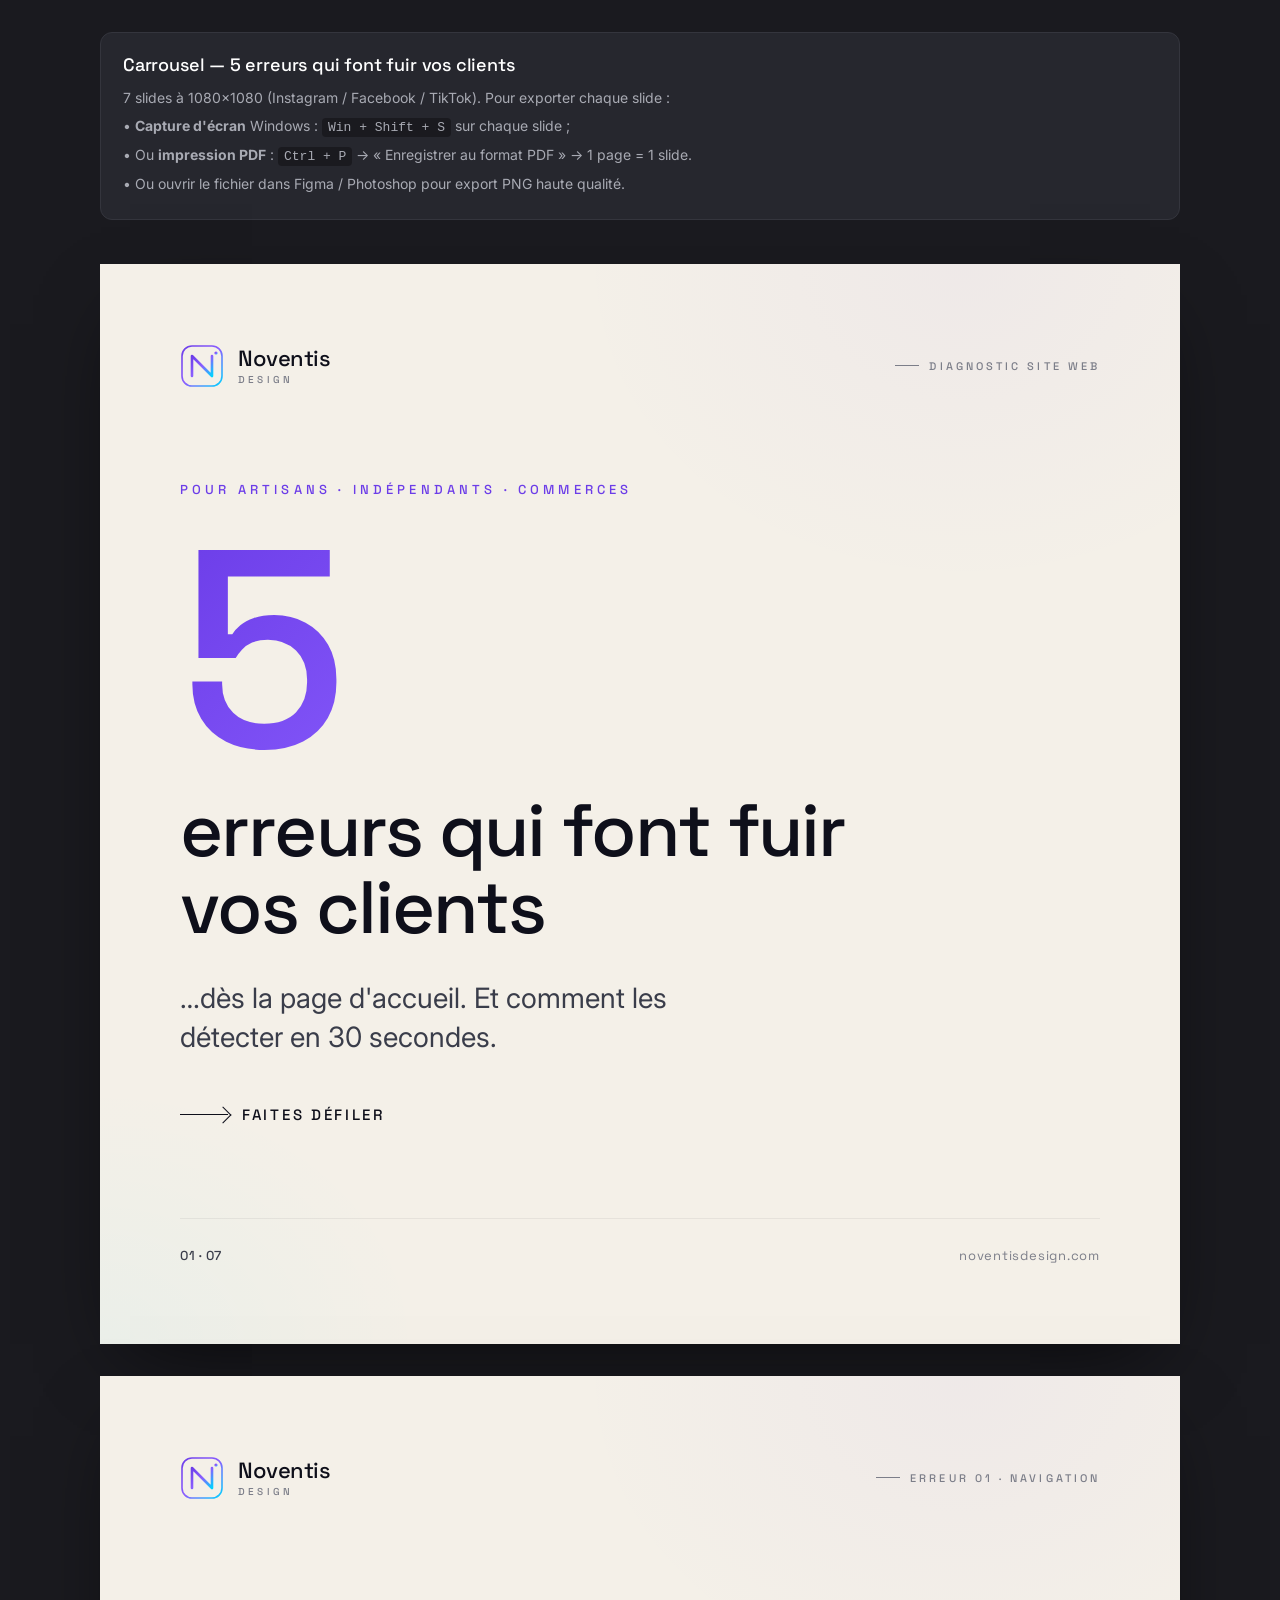
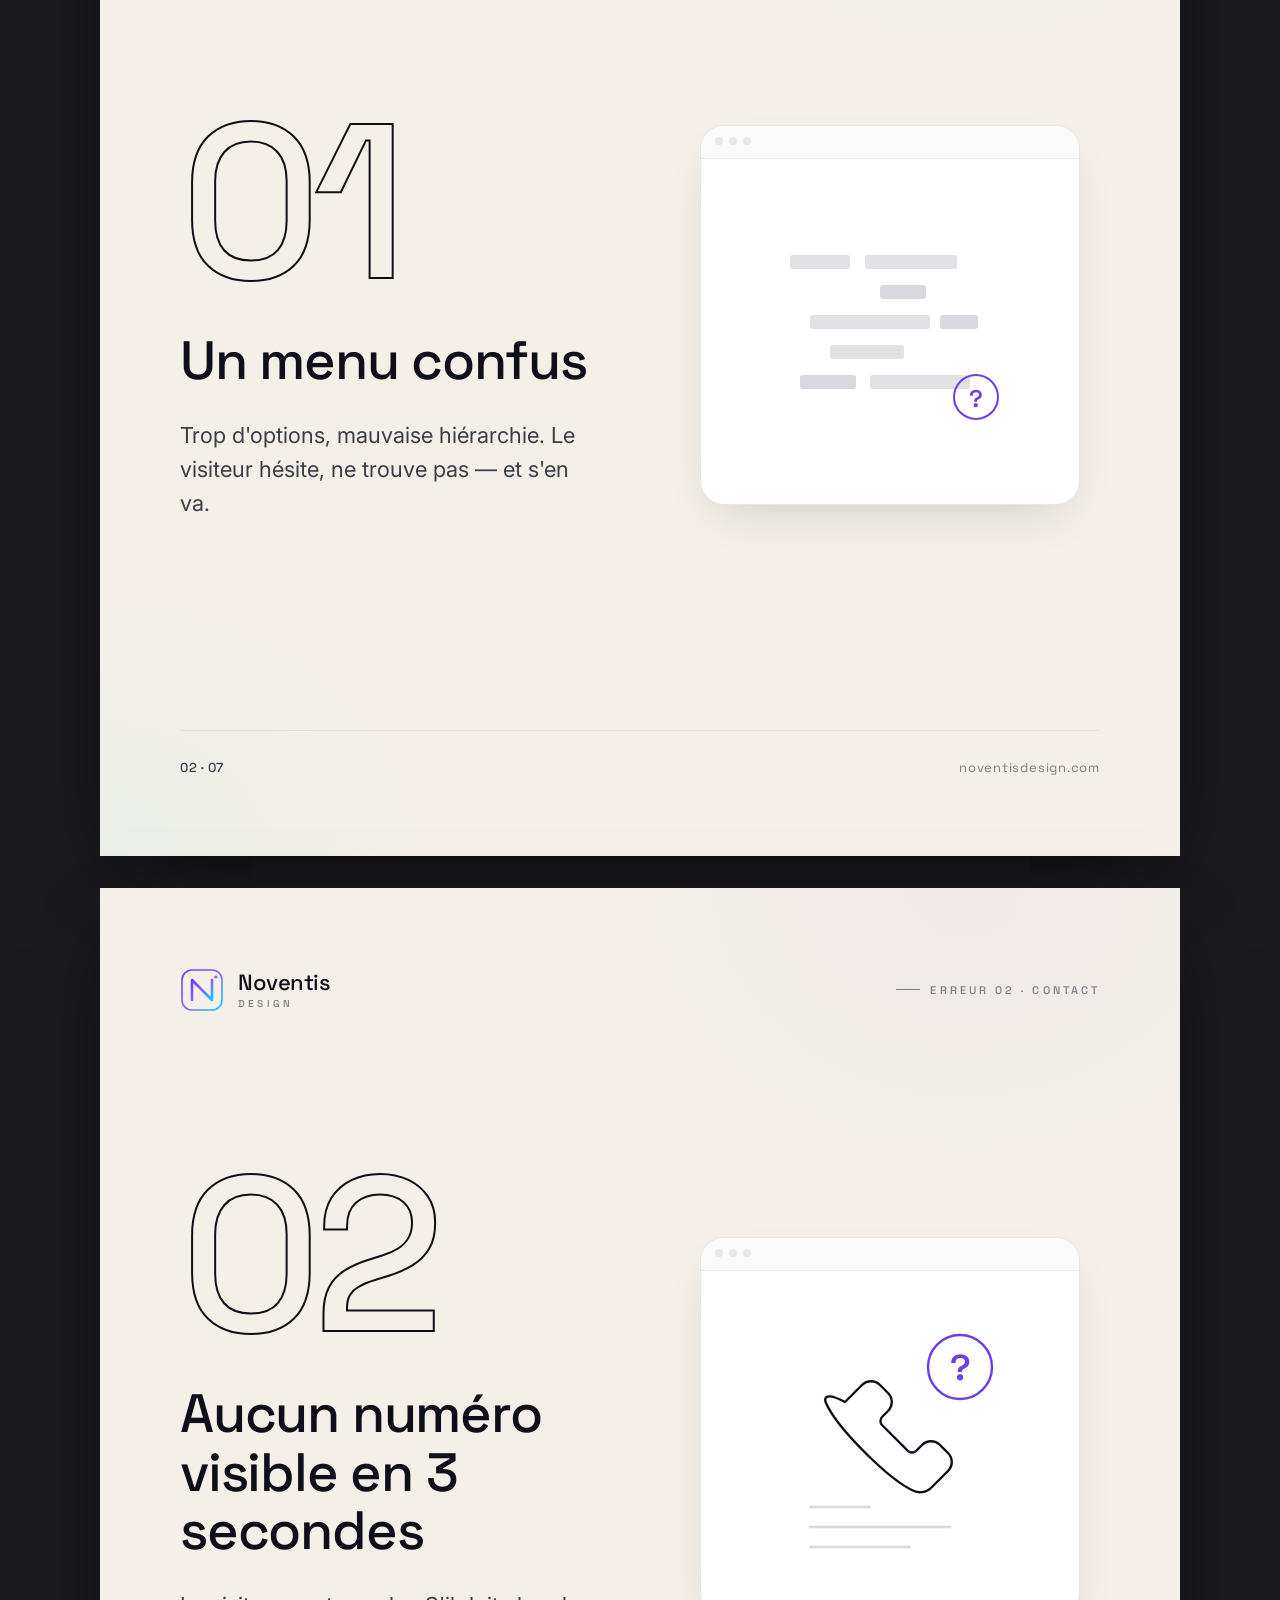
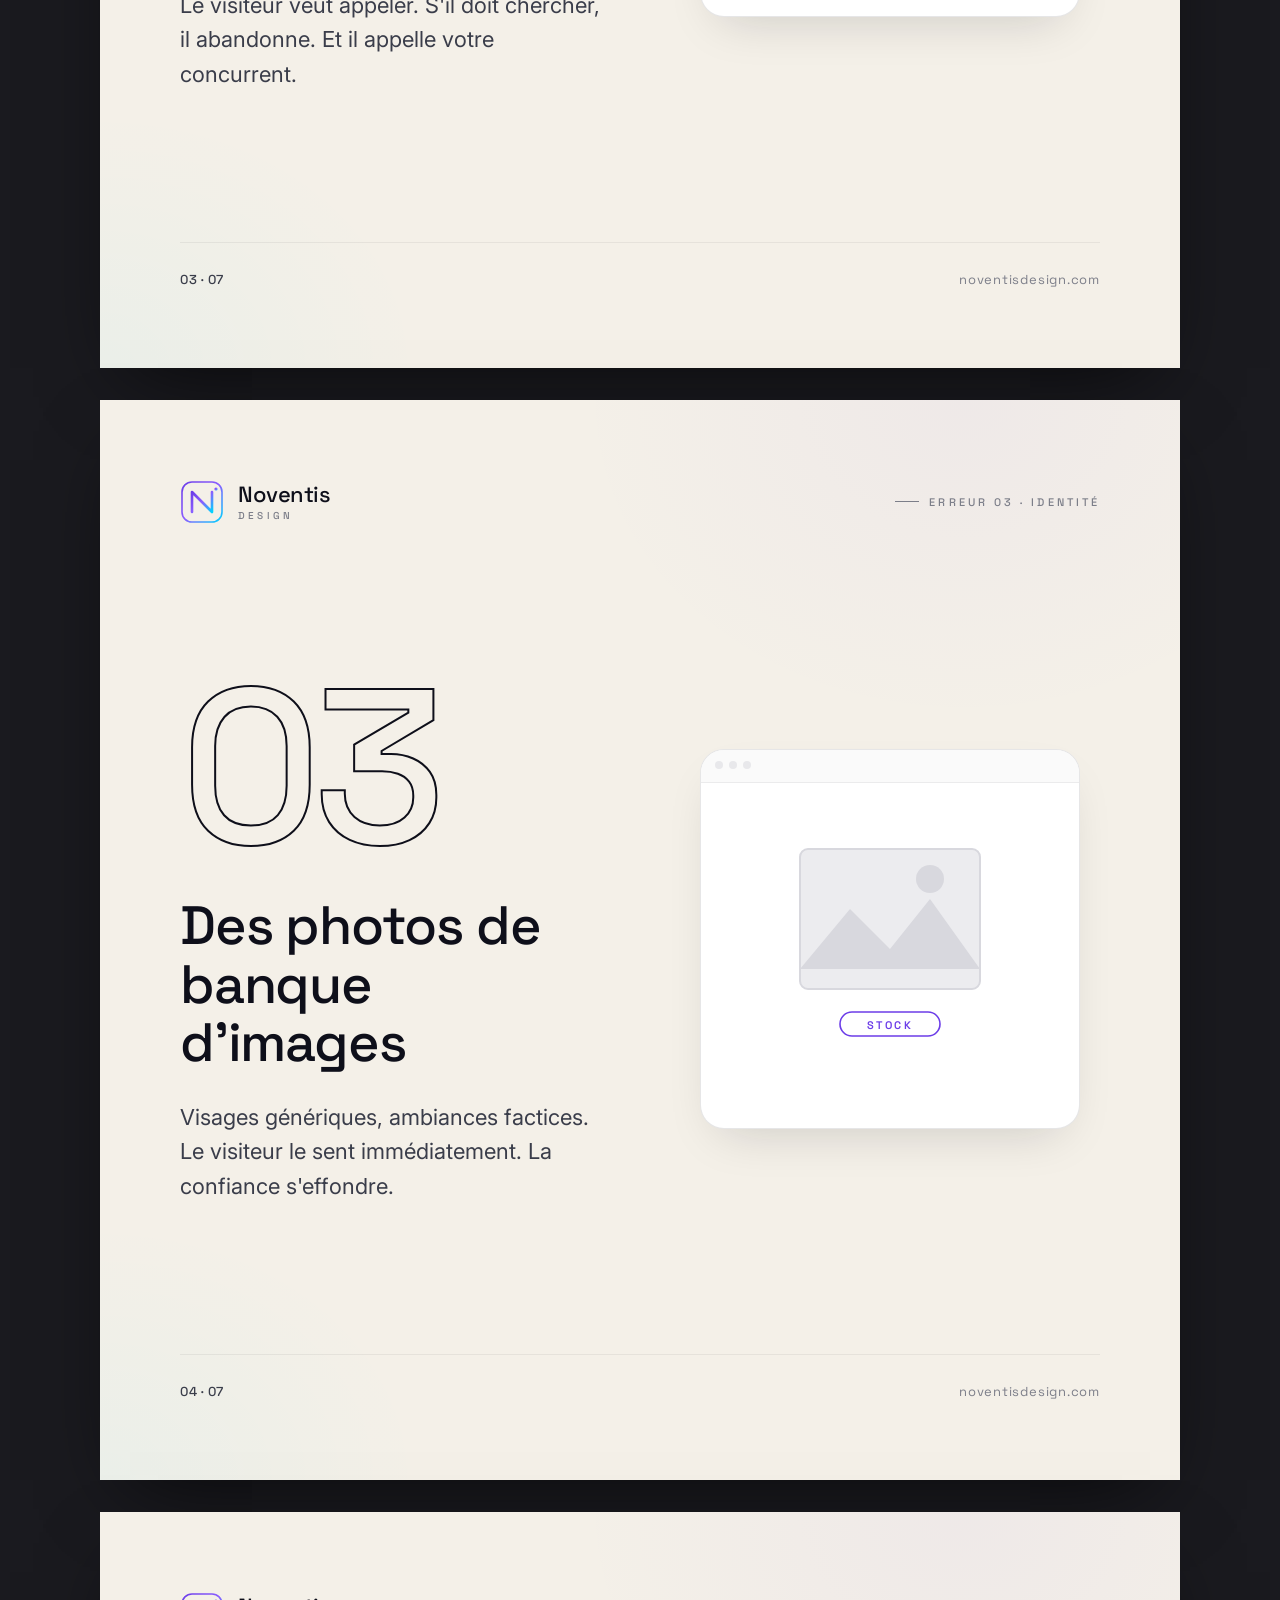
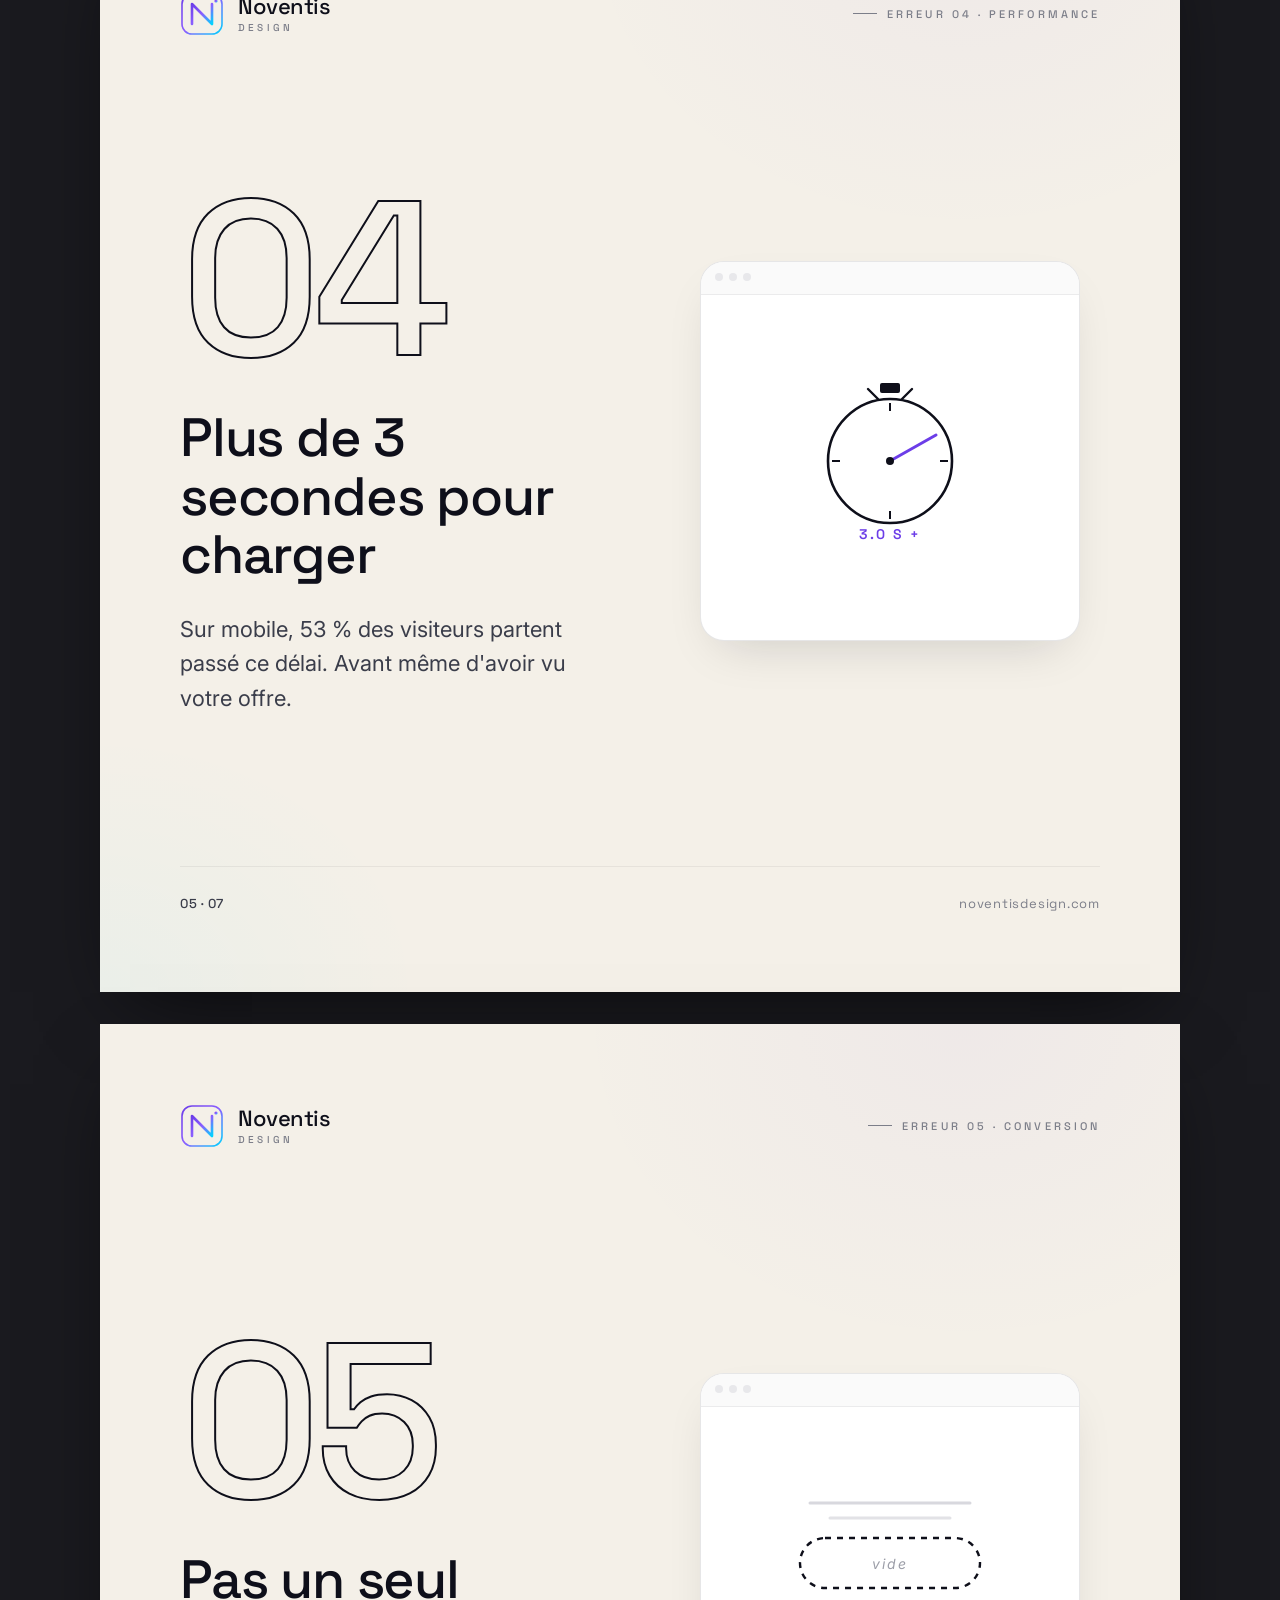
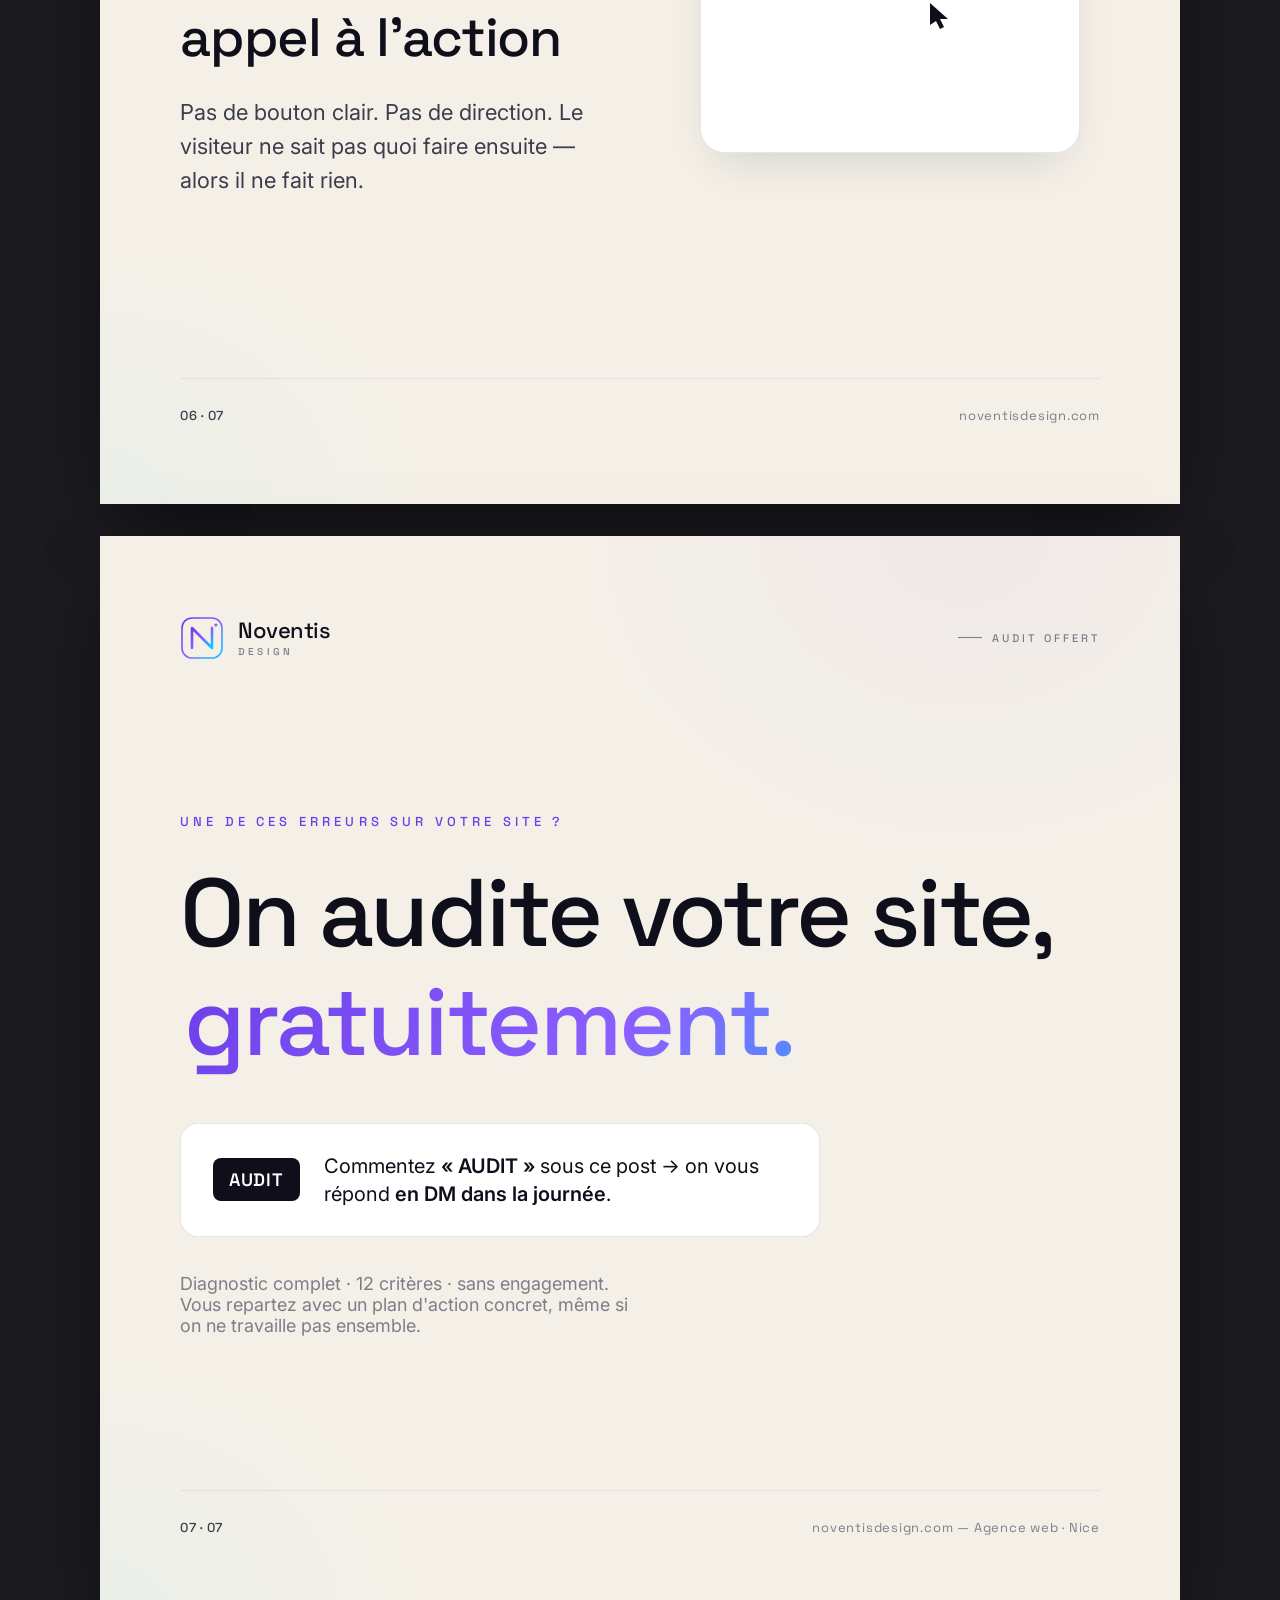
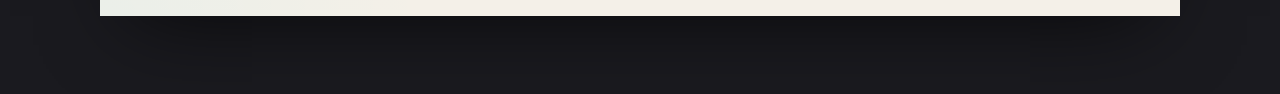
<file: social/post-5-erreurs/index.html>
<!doctype html>
<html lang="fr">
<head>
<meta charset="utf-8">
<title>Carrousel — 5 erreurs qui font fuir vos clients · Noventis Design</title>
<link rel="preconnect" href="https://fonts.googleapis.com">
<link rel="preconnect" href="https://fonts.gstatic.com" crossorigin>
<link href="https://fonts.googleapis.com/css2?family=Inter:wght@300;400;500;600;700&family=Space+Grotesk:wght@400;500;600;700&display=swap" rel="stylesheet">
<style>
:root{
  --bg:#F4F0E8;
  --bg-2:#EBE6DC;
  --ink:#0E0F1A;
  --ink-soft:#3A3D4A;
  --muted:#7C7E89;
  --line:rgba(14,15,26,0.10);
  --line-soft:rgba(14,15,26,0.06);
  --grad:linear-gradient(135deg,#6c3de8,#8b5fff 50%,#00d4ff);
}
*{box-sizing:border-box;margin:0;padding:0;}
html,body{background:#1a1a1f;color:#fff;font-family:'Inter',sans-serif;-webkit-font-smoothing:antialiased;}
.help{
  max-width:1080px;margin:32px auto 12px;padding:18px 22px;
  background:#26272e;border:1px solid #34353d;border-radius:12px;
  font-size:14px;line-height:1.55;
}
.help h2{font-family:'Space Grotesk';font-weight:500;font-size:18px;margin-bottom:8px;letter-spacing:-0.01em;}
.help code{background:#1a1a1f;padding:2px 6px;border-radius:4px;font-size:13px;}
.help p{color:#a8aab3;margin:6px 0;}
.stage{padding:32px 0 80px;display:flex;flex-direction:column;align-items:center;gap:32px;}

/* Slide canvas — exactement 1080x1080 */
.slide{
  width:1080px;height:1080px;
  background:var(--bg);
  color:var(--ink);
  position:relative;
  display:flex;flex-direction:column;
  padding:80px;
  font-family:'Inter',sans-serif;
  overflow:hidden;
  box-shadow:0 30px 80px -30px rgba(0,0,0,0.7);
}

/* Subtle paper grain */
.slide::after{
  content:"";position:absolute;inset:0;
  background:
    radial-gradient(60% 50% at 80% 0%, rgba(108,61,232,0.04), transparent 60%),
    radial-gradient(50% 40% at 0% 100%, rgba(0,212,255,0.04), transparent 60%);
  pointer-events:none;
}

/* Top bar — brand + eyebrow */
.top{display:flex;justify-content:space-between;align-items:center;position:relative;z-index:2;}
.brand{display:inline-flex;align-items:center;gap:14px;}
.brand svg{display:block;}
.brand-text{display:flex;flex-direction:column;line-height:1;}
.brand-name{font-family:'Space Grotesk';font-weight:500;font-size:22px;letter-spacing:-0.02em;color:var(--ink);}
.brand-sub{font-family:'Space Grotesk';font-weight:500;font-size:10px;letter-spacing:0.32em;color:var(--muted);margin-top:6px;text-transform:uppercase;}

.eyebrow{
  display:inline-flex;align-items:center;gap:10px;
  font-family:'Space Grotesk';font-weight:500;font-size:11px;
  letter-spacing:0.28em;text-transform:uppercase;color:var(--muted);
}
.eyebrow::before{content:"";width:24px;height:1px;background:var(--muted);}

/* Bottom bar */
.bot{
  display:flex;justify-content:space-between;align-items:center;
  position:relative;z-index:2;
  padding-top:28px;border-top:1px solid var(--line-soft);
  font-family:'Space Grotesk';font-size:13px;letter-spacing:0.04em;color:var(--ink-soft);
}
.bot-page{font-weight:500;}
.bot-url{color:var(--muted);letter-spacing:0.06em;}

/* Body content */
.body{flex:1;display:flex;flex-direction:column;justify-content:center;position:relative;z-index:2;padding:24px 0;}

/* — Slide 1 (Title) — */
.s1 .body{justify-content:center;}
.s1 .label{
  font-family:'Space Grotesk';font-weight:500;font-size:13px;
  letter-spacing:0.32em;color:#6c3de8;text-transform:uppercase;
  margin-bottom:32px;
}
.s1 .big{
  font-family:'Space Grotesk';font-weight:500;
  font-size:280px;line-height:0.85;letter-spacing:-0.04em;
  color:var(--ink);
  background:var(--grad);-webkit-background-clip:text;background-clip:text;color:transparent;
  margin-bottom:0;
}
.s1 h1{
  font-family:'Space Grotesk';font-weight:500;
  font-size:74px;line-height:1.05;letter-spacing:-0.025em;
  color:var(--ink);
  margin-top:24px;
  overflow-wrap:break-word;
}
.s1 .sub{
  font-family:'Inter';font-weight:400;
  font-size:28px;line-height:1.4;color:var(--ink-soft);
  margin-top:32px;max-width:32ch;
  overflow-wrap:break-word;
}
.s1 .swipe{
  margin-top:48px;
  display:inline-flex;align-items:center;gap:14px;
  font-family:'Space Grotesk';font-weight:500;font-size:15px;
  letter-spacing:0.18em;text-transform:uppercase;color:var(--ink);
}
.s1 .swipe-arrow{
  width:48px;height:1px;background:var(--ink);position:relative;
}
.s1 .swipe-arrow::after{
  content:"";position:absolute;right:-1px;top:-5px;
  width:11px;height:11px;border-right:1px solid var(--ink);border-top:1px solid var(--ink);
  transform:rotate(45deg);
}

/* — Error slides — */
.err .body{
  display:grid;grid-template-columns:1fr 1fr;gap:80px;align-items:center;
}
.err-num{
  font-family:'Space Grotesk';font-weight:500;
  font-size:220px;line-height:0.85;letter-spacing:-0.04em;
  color:transparent;
  -webkit-text-stroke:2px var(--ink);
  text-stroke:2px var(--ink);
  margin-bottom:36px;
  display:block;
}
.err h2{
  font-family:'Space Grotesk';font-weight:500;
  font-size:54px;line-height:1.08;letter-spacing:-0.022em;
  color:var(--ink);
  margin-bottom:28px;
  overflow-wrap:break-word;
}
.err p{
  font-family:'Inter';font-weight:400;
  font-size:22px;line-height:1.55;color:var(--ink-soft);
  overflow-wrap:break-word;
}
.err-illu{
  display:flex;align-items:center;justify-content:center;
  position:relative;
}
.err-frame{
  width:100%;aspect-ratio:1;max-width:380px;
  background:#fff;border:1px solid var(--line);border-radius:24px;
  box-shadow:0 20px 50px -20px rgba(14,15,26,0.18);
  display:flex;align-items:center;justify-content:center;
  position:relative;overflow:hidden;
}
.err-frame::before{
  content:"";position:absolute;top:0;left:0;right:0;height:32px;
  background:#fafafa;border-bottom:1px solid var(--line-soft);
}
.err-frame::after{
  content:"";position:absolute;top:11px;left:14px;
  width:8px;height:8px;border-radius:50%;background:#e8e8eb;
  box-shadow:14px 0 0 #e8e8eb,28px 0 0 #e8e8eb;
}

/* — Final CTA slide — */
.cta .body{justify-content:center;}
.cta .label{
  font-family:'Space Grotesk';font-weight:500;font-size:13px;
  letter-spacing:0.32em;color:#6c3de8;text-transform:uppercase;
  margin-bottom:36px;
}
.cta h2{
  font-family:'Space Grotesk';font-weight:500;
  font-size:96px;line-height:0.98;letter-spacing:-0.03em;
  color:var(--ink);
  margin-bottom:6px;
  overflow-wrap:break-word;
}
.cta h2 em{
  font-style:normal;
  background:var(--grad);-webkit-background-clip:text;background-clip:text;color:transparent;
}
.cta .free{
  font-family:'Space Grotesk';font-weight:500;
  font-size:96px;line-height:1.05;letter-spacing:-0.025em;
  background:var(--grad);-webkit-background-clip:text;background-clip:text;color:transparent;
  margin-bottom:40px;
  overflow-wrap:break-word;
  padding:6px 0 10px 4px;
  display:inline-block;
}
.cta-box{
  display:flex;align-items:center;gap:24px;
  padding:28px 32px;
  background:#fff;border:1px solid var(--line);
  border-radius:18px;
  max-width:640px;
}
.cta-box-tag{
  font-family:'Space Grotesk';font-weight:600;font-size:18px;letter-spacing:0.04em;
  color:#fff;background:var(--ink);
  padding:10px 16px;border-radius:8px;
  flex-shrink:0;
}
.cta-box-text{
  font-family:'Inter';font-weight:400;font-size:20px;line-height:1.4;color:var(--ink);
}
.cta-box-text strong{font-weight:600;}
.cta .later{
  margin-top:36px;
  font-family:'Inter';font-weight:400;font-size:18px;color:var(--muted);
  max-width:42ch;
}

/* Print/screenshot helper */
@media print {
  body{background:#fff;}
  .help{display:none;}
  .stage{padding:0;gap:0;}
  .slide{box-shadow:none;page-break-after:always;}
}
</style>
</head>
<body>

<div class="help">
  <h2>Carrousel — 5 erreurs qui font fuir vos clients</h2>
  <p>7 slides à 1080×1080 (Instagram / Facebook / TikTok). Pour exporter chaque slide :</p>
  <p>• <strong>Capture d'écran</strong> Windows : <code>Win + Shift + S</code> sur chaque slide ;</p>
  <p>• Ou <strong>impression PDF</strong> : <code>Ctrl + P</code> → « Enregistrer au format PDF » → 1 page = 1 slide.</p>
  <p>• Ou ouvrir le fichier dans Figma / Photoshop pour export PNG haute qualité.</p>
</div>

<div class="stage">

  <!-- ============ SLIDE 1 — TITRE ============ -->
  <div class="slide s1">
    <div class="top">
      <div class="brand">
        <svg width="44" height="44" viewBox="0 0 44 44">
          <defs>
            <linearGradient id="g1" x1="0" y1="0" x2="1" y2="1">
              <stop offset="0%" stop-color="#6c3de8"/>
              <stop offset="50%" stop-color="#8b5fff"/>
              <stop offset="100%" stop-color="#00d4ff"/>
            </linearGradient>
          </defs>
          <rect x="2" y="2" width="40" height="40" rx="10" fill="none" stroke="url(#g1)" stroke-width="1.6"/>
          <path d="M 12 32 L 12 12 L 32 32 L 32 12" fill="none" stroke="url(#g1)" stroke-width="2.6" stroke-linecap="round" stroke-linejoin="round"/>
          <circle cx="36" cy="9" r="1.6" fill="url(#g1)"/>
        </svg>
        <div class="brand-text">
          <span class="brand-name">Noventis</span>
          <span class="brand-sub">design</span>
        </div>
      </div>
      <span class="eyebrow">Diagnostic site web</span>
    </div>
    <div class="body">
      <div class="label">Pour artisans · indépendants · commerces</div>
      <div class="big">5</div>
      <h1>erreurs qui font fuir<br>vos clients</h1>
      <p class="sub">…dès la page d'accueil. Et comment les détecter en 30 secondes.</p>
      <div class="swipe"><span class="swipe-arrow"></span> Faites défiler</div>
    </div>
    <div class="bot">
      <span class="bot-page">01 · 07</span>
      <span class="bot-url">noventisdesign.com</span>
    </div>
  </div>

  <!-- ============ SLIDE 2 — ERREUR 01 ============ -->
  <div class="slide err">
    <div class="top">
      <div class="brand">
        <svg width="44" height="44" viewBox="0 0 44 44">
          <defs><linearGradient id="g2" x1="0" y1="0" x2="1" y2="1"><stop offset="0%" stop-color="#6c3de8"/><stop offset="50%" stop-color="#8b5fff"/><stop offset="100%" stop-color="#00d4ff"/></linearGradient></defs>
          <rect x="2" y="2" width="40" height="40" rx="10" fill="none" stroke="url(#g2)" stroke-width="1.6"/>
          <path d="M 12 32 L 12 12 L 32 32 L 32 12" fill="none" stroke="url(#g2)" stroke-width="2.6" stroke-linecap="round" stroke-linejoin="round"/>
          <circle cx="36" cy="9" r="1.6" fill="url(#g2)"/>
        </svg>
        <div class="brand-text"><span class="brand-name">Noventis</span><span class="brand-sub">design</span></div>
      </div>
      <span class="eyebrow">Erreur 01 · Navigation</span>
    </div>
    <div class="body">
      <div>
        <span class="err-num">01</span>
        <h2>Un menu confus</h2>
        <p>Trop d'options, mauvaise hiérarchie. Le visiteur hésite, ne trouve pas — et s'en va.</p>
      </div>
      <div class="err-illu">
        <div class="err-frame">
          <svg width="280" height="280" viewBox="0 0 280 280">
            <!-- Disorganized menu items -->
            <rect x="40" y="80" width="60" height="14" rx="3" fill="#e2e2e6"/>
            <rect x="115" y="80" width="92" height="14" rx="3" fill="#e2e2e6"/>
            <rect x="130" y="110" width="46" height="14" rx="3" fill="#d8d8de"/>
            <rect x="60" y="140" width="120" height="14" rx="3" fill="#e2e2e6"/>
            <rect x="190" y="140" width="38" height="14" rx="3" fill="#d8d8de"/>
            <rect x="80" y="170" width="74" height="14" rx="3" fill="#e2e2e6"/>
            <rect x="50" y="200" width="56" height="14" rx="3" fill="#d8d8de"/>
            <rect x="120" y="200" width="100" height="14" rx="3" fill="#e2e2e6"/>
            <!-- Question mark -->
            <circle cx="226" cy="222" r="22" fill="none" stroke="#6c3de8" stroke-width="2"/>
            <text x="226" y="232" text-anchor="middle" font-family="Space Grotesk, sans-serif" font-weight="600" font-size="24" fill="#6c3de8">?</text>
          </svg>
        </div>
      </div>
    </div>
    <div class="bot"><span class="bot-page">02 · 07</span><span class="bot-url">noventisdesign.com</span></div>
  </div>

  <!-- ============ SLIDE 3 — ERREUR 02 ============ -->
  <div class="slide err">
    <div class="top">
      <div class="brand">
        <svg width="44" height="44" viewBox="0 0 44 44">
          <defs><linearGradient id="g3" x1="0" y1="0" x2="1" y2="1"><stop offset="0%" stop-color="#6c3de8"/><stop offset="50%" stop-color="#8b5fff"/><stop offset="100%" stop-color="#00d4ff"/></linearGradient></defs>
          <rect x="2" y="2" width="40" height="40" rx="10" fill="none" stroke="url(#g3)" stroke-width="1.6"/>
          <path d="M 12 32 L 12 12 L 32 32 L 32 12" fill="none" stroke="url(#g3)" stroke-width="2.6" stroke-linecap="round" stroke-linejoin="round"/>
          <circle cx="36" cy="9" r="1.6" fill="url(#g3)"/>
        </svg>
        <div class="brand-text"><span class="brand-name">Noventis</span><span class="brand-sub">design</span></div>
      </div>
      <span class="eyebrow">Erreur 02 · Contact</span>
    </div>
    <div class="body">
      <div>
        <span class="err-num">02</span>
        <h2>Aucun numéro visible en 3 secondes</h2>
        <p>Le visiteur veut appeler. S'il doit chercher, il abandonne. Et il appelle votre concurrent.</p>
      </div>
      <div class="err-illu">
        <div class="err-frame">
          <svg width="280" height="280" viewBox="0 0 280 280">
            <!-- Phone outline -->
            <g transform="translate(140,140)">
              <path d="M -45 -25 L -28 -42 C -23 -47 -15 -47 -10 -42 L -2 -34 C 3 -29 3 -21 -2 -16 L -8 -10 C -10 -8 -10 -4 -8 -2 L 18 24 C 20 26 24 26 26 24 L 32 18 C 37 13 45 13 50 18 L 58 26 C 63 31 63 39 58 44 L 41 61 C 36 66 28 66 24 64 C -1 53 -53 1 -64 -24 C -66 -28 -66 -36 -45 -25 Z" fill="none" stroke="#0E0F1A" stroke-width="2.4" stroke-linejoin="round"/>
            </g>
            <!-- Question mark badge -->
            <circle cx="210" cy="80" r="32" fill="#fff" stroke="#6c3de8" stroke-width="2.4"/>
            <text x="210" y="93" text-anchor="middle" font-family="Space Grotesk, sans-serif" font-weight="600" font-size="36" fill="#6c3de8">?</text>
            <!-- Search lines -->
            <line x1="60" y1="220" x2="120" y2="220" stroke="#d8d8de" stroke-width="2.4" stroke-linecap="round"/>
            <line x1="60" y1="240" x2="200" y2="240" stroke="#d8d8de" stroke-width="2.4" stroke-linecap="round"/>
            <line x1="60" y1="260" x2="160" y2="260" stroke="#d8d8de" stroke-width="2.4" stroke-linecap="round"/>
          </svg>
        </div>
      </div>
    </div>
    <div class="bot"><span class="bot-page">03 · 07</span><span class="bot-url">noventisdesign.com</span></div>
  </div>

  <!-- ============ SLIDE 4 — ERREUR 03 ============ -->
  <div class="slide err">
    <div class="top">
      <div class="brand">
        <svg width="44" height="44" viewBox="0 0 44 44">
          <defs><linearGradient id="g4" x1="0" y1="0" x2="1" y2="1"><stop offset="0%" stop-color="#6c3de8"/><stop offset="50%" stop-color="#8b5fff"/><stop offset="100%" stop-color="#00d4ff"/></linearGradient></defs>
          <rect x="2" y="2" width="40" height="40" rx="10" fill="none" stroke="url(#g4)" stroke-width="1.6"/>
          <path d="M 12 32 L 12 12 L 32 32 L 32 12" fill="none" stroke="url(#g4)" stroke-width="2.6" stroke-linecap="round" stroke-linejoin="round"/>
          <circle cx="36" cy="9" r="1.6" fill="url(#g4)"/>
        </svg>
        <div class="brand-text"><span class="brand-name">Noventis</span><span class="brand-sub">design</span></div>
      </div>
      <span class="eyebrow">Erreur 03 · Identité</span>
    </div>
    <div class="body">
      <div>
        <span class="err-num">03</span>
        <h2>Des photos de banque d'images</h2>
        <p>Visages génériques, ambiances factices. Le visiteur le sent immédiatement. La confiance s'effondre.</p>
      </div>
      <div class="err-illu">
        <div class="err-frame">
          <svg width="280" height="280" viewBox="0 0 280 280">
            <!-- Generic image placeholder -->
            <rect x="50" y="50" width="180" height="140" rx="8" fill="#ECECEF" stroke="#d8d8de" stroke-width="2"/>
            <!-- Mountain placeholder -->
            <path d="M 50 170 L 100 110 L 140 150 L 180 100 L 230 170 Z" fill="#d8d8de"/>
            <!-- Sun -->
            <circle cx="180" cy="80" r="14" fill="#d8d8de"/>
            <!-- Stock label -->
            <g transform="translate(140,225)">
              <rect x="-50" y="-12" width="100" height="24" rx="12" fill="#fff" stroke="#6c3de8" stroke-width="1.6"/>
              <text x="0" y="5" text-anchor="middle" font-family="Space Grotesk, sans-serif" font-weight="600" font-size="11" letter-spacing="2.4" fill="#6c3de8">STOCK</text>
            </g>
          </svg>
        </div>
      </div>
    </div>
    <div class="bot"><span class="bot-page">04 · 07</span><span class="bot-url">noventisdesign.com</span></div>
  </div>

  <!-- ============ SLIDE 5 — ERREUR 04 ============ -->
  <div class="slide err">
    <div class="top">
      <div class="brand">
        <svg width="44" height="44" viewBox="0 0 44 44">
          <defs><linearGradient id="g5" x1="0" y1="0" x2="1" y2="1"><stop offset="0%" stop-color="#6c3de8"/><stop offset="50%" stop-color="#8b5fff"/><stop offset="100%" stop-color="#00d4ff"/></linearGradient></defs>
          <rect x="2" y="2" width="40" height="40" rx="10" fill="none" stroke="url(#g5)" stroke-width="1.6"/>
          <path d="M 12 32 L 12 12 L 32 32 L 32 12" fill="none" stroke="url(#g5)" stroke-width="2.6" stroke-linecap="round" stroke-linejoin="round"/>
          <circle cx="36" cy="9" r="1.6" fill="url(#g5)"/>
        </svg>
        <div class="brand-text"><span class="brand-name">Noventis</span><span class="brand-sub">design</span></div>
      </div>
      <span class="eyebrow">Erreur 04 · Performance</span>
    </div>
    <div class="body">
      <div>
        <span class="err-num">04</span>
        <h2>Plus de 3 secondes pour charger</h2>
        <p>Sur mobile, 53 % des visiteurs partent passé ce délai. Avant même d'avoir vu votre offre.</p>
      </div>
      <div class="err-illu">
        <div class="err-frame">
          <svg width="280" height="280" viewBox="0 0 280 280">
            <!-- Stopwatch -->
            <g transform="translate(140,150)">
              <!-- Top button -->
              <rect x="-10" y="-78" width="20" height="10" rx="2" fill="#0E0F1A"/>
              <line x1="-22" y1="-72" x2="-12" y2="-62" stroke="#0E0F1A" stroke-width="2.4" stroke-linecap="round"/>
              <line x1="22" y1="-72" x2="12" y2="-62" stroke="#0E0F1A" stroke-width="2.4" stroke-linecap="round"/>
              <!-- Watch body -->
              <circle r="62" fill="#fff" stroke="#0E0F1A" stroke-width="2.6"/>
              <!-- Tick marks -->
              <line x1="0" y1="-58" x2="0" y2="-50" stroke="#0E0F1A" stroke-width="2"/>
              <line x1="0" y1="58" x2="0" y2="50" stroke="#0E0F1A" stroke-width="2"/>
              <line x1="-58" y1="0" x2="-50" y2="0" stroke="#0E0F1A" stroke-width="2"/>
              <line x1="58" y1="0" x2="50" y2="0" stroke="#0E0F1A" stroke-width="2"/>
              <!-- Hand pointing past 3 -->
              <line x1="0" y1="0" x2="46" y2="-26" stroke="#6c3de8" stroke-width="3" stroke-linecap="round"/>
              <circle r="4" fill="#0E0F1A"/>
              <!-- 3s label -->
              <text x="0" y="78" text-anchor="middle" font-family="Space Grotesk, sans-serif" font-weight="600" font-size="14" letter-spacing="2" fill="#6c3de8">3.0 S +</text>
            </g>
          </svg>
        </div>
      </div>
    </div>
    <div class="bot"><span class="bot-page">05 · 07</span><span class="bot-url">noventisdesign.com</span></div>
  </div>

  <!-- ============ SLIDE 6 — ERREUR 05 ============ -->
  <div class="slide err">
    <div class="top">
      <div class="brand">
        <svg width="44" height="44" viewBox="0 0 44 44">
          <defs><linearGradient id="g6" x1="0" y1="0" x2="1" y2="1"><stop offset="0%" stop-color="#6c3de8"/><stop offset="50%" stop-color="#8b5fff"/><stop offset="100%" stop-color="#00d4ff"/></linearGradient></defs>
          <rect x="2" y="2" width="40" height="40" rx="10" fill="none" stroke="url(#g6)" stroke-width="1.6"/>
          <path d="M 12 32 L 12 12 L 32 32 L 32 12" fill="none" stroke="url(#g6)" stroke-width="2.6" stroke-linecap="round" stroke-linejoin="round"/>
          <circle cx="36" cy="9" r="1.6" fill="url(#g6)"/>
        </svg>
        <div class="brand-text"><span class="brand-name">Noventis</span><span class="brand-sub">design</span></div>
      </div>
      <span class="eyebrow">Erreur 05 · Conversion</span>
    </div>
    <div class="body">
      <div>
        <span class="err-num">05</span>
        <h2>Pas un seul appel à l'action</h2>
        <p>Pas de bouton clair. Pas de direction. Le visiteur ne sait pas quoi faire ensuite — alors il ne fait rien.</p>
      </div>
      <div class="err-illu">
        <div class="err-frame">
          <svg width="280" height="280" viewBox="0 0 280 280">
            <!-- Empty button (dashed) -->
            <rect x="50" y="115" width="180" height="50" rx="25" fill="none" stroke="#0E0F1A" stroke-width="2.4" stroke-dasharray="6 6"/>
            <text x="140" y="146" text-anchor="middle" font-family="Inter, sans-serif" font-weight="400" font-size="14" letter-spacing="2" fill="#9c9ea8" font-style="italic">vide</text>
            <!-- Cursor -->
            <g transform="translate(180,180)">
              <path d="M 0 0 L 0 22 L 6 18 L 10 26 L 14 24 L 10 16 L 18 16 Z" fill="#0E0F1A"/>
            </g>
            <!-- Lines suggesting context -->
            <line x1="60" y1="80" x2="220" y2="80" stroke="#d8d8de" stroke-width="3" stroke-linecap="round"/>
            <line x1="80" y1="95" x2="200" y2="95" stroke="#e2e2e6" stroke-width="3" stroke-linecap="round"/>
          </svg>
        </div>
      </div>
    </div>
    <div class="bot"><span class="bot-page">06 · 07</span><span class="bot-url">noventisdesign.com</span></div>
  </div>

  <!-- ============ SLIDE 7 — CTA ============ -->
  <div class="slide cta">
    <div class="top">
      <div class="brand">
        <svg width="44" height="44" viewBox="0 0 44 44">
          <defs><linearGradient id="g7" x1="0" y1="0" x2="1" y2="1"><stop offset="0%" stop-color="#6c3de8"/><stop offset="50%" stop-color="#8b5fff"/><stop offset="100%" stop-color="#00d4ff"/></linearGradient></defs>
          <rect x="2" y="2" width="40" height="40" rx="10" fill="none" stroke="url(#g7)" stroke-width="1.6"/>
          <path d="M 12 32 L 12 12 L 32 32 L 32 12" fill="none" stroke="url(#g7)" stroke-width="2.6" stroke-linecap="round" stroke-linejoin="round"/>
          <circle cx="36" cy="9" r="1.6" fill="url(#g7)"/>
        </svg>
        <div class="brand-text"><span class="brand-name">Noventis</span><span class="brand-sub">design</span></div>
      </div>
      <span class="eyebrow">Audit offert</span>
    </div>
    <div class="body">
      <div class="label">Une de ces erreurs sur votre site ?</div>
      <h2>On audite votre site,</h2>
      <div class="free">gratuitement.</div>
      <div class="cta-box">
        <span class="cta-box-tag">AUDIT</span>
        <p class="cta-box-text">Commentez <strong>« AUDIT »</strong> sous ce post → on vous répond <strong>en DM dans la journée</strong>.</p>
      </div>
      <p class="later">Diagnostic complet · 12 critères · sans engagement. Vous repartez avec un plan d'action concret, même si on ne travaille pas ensemble.</p>
    </div>
    <div class="bot">
      <span class="bot-page">07 · 07</span>
      <span class="bot-url">noventisdesign.com — Agence web · Nice</span>
    </div>
  </div>

</div>

</body>
</html>
</file>
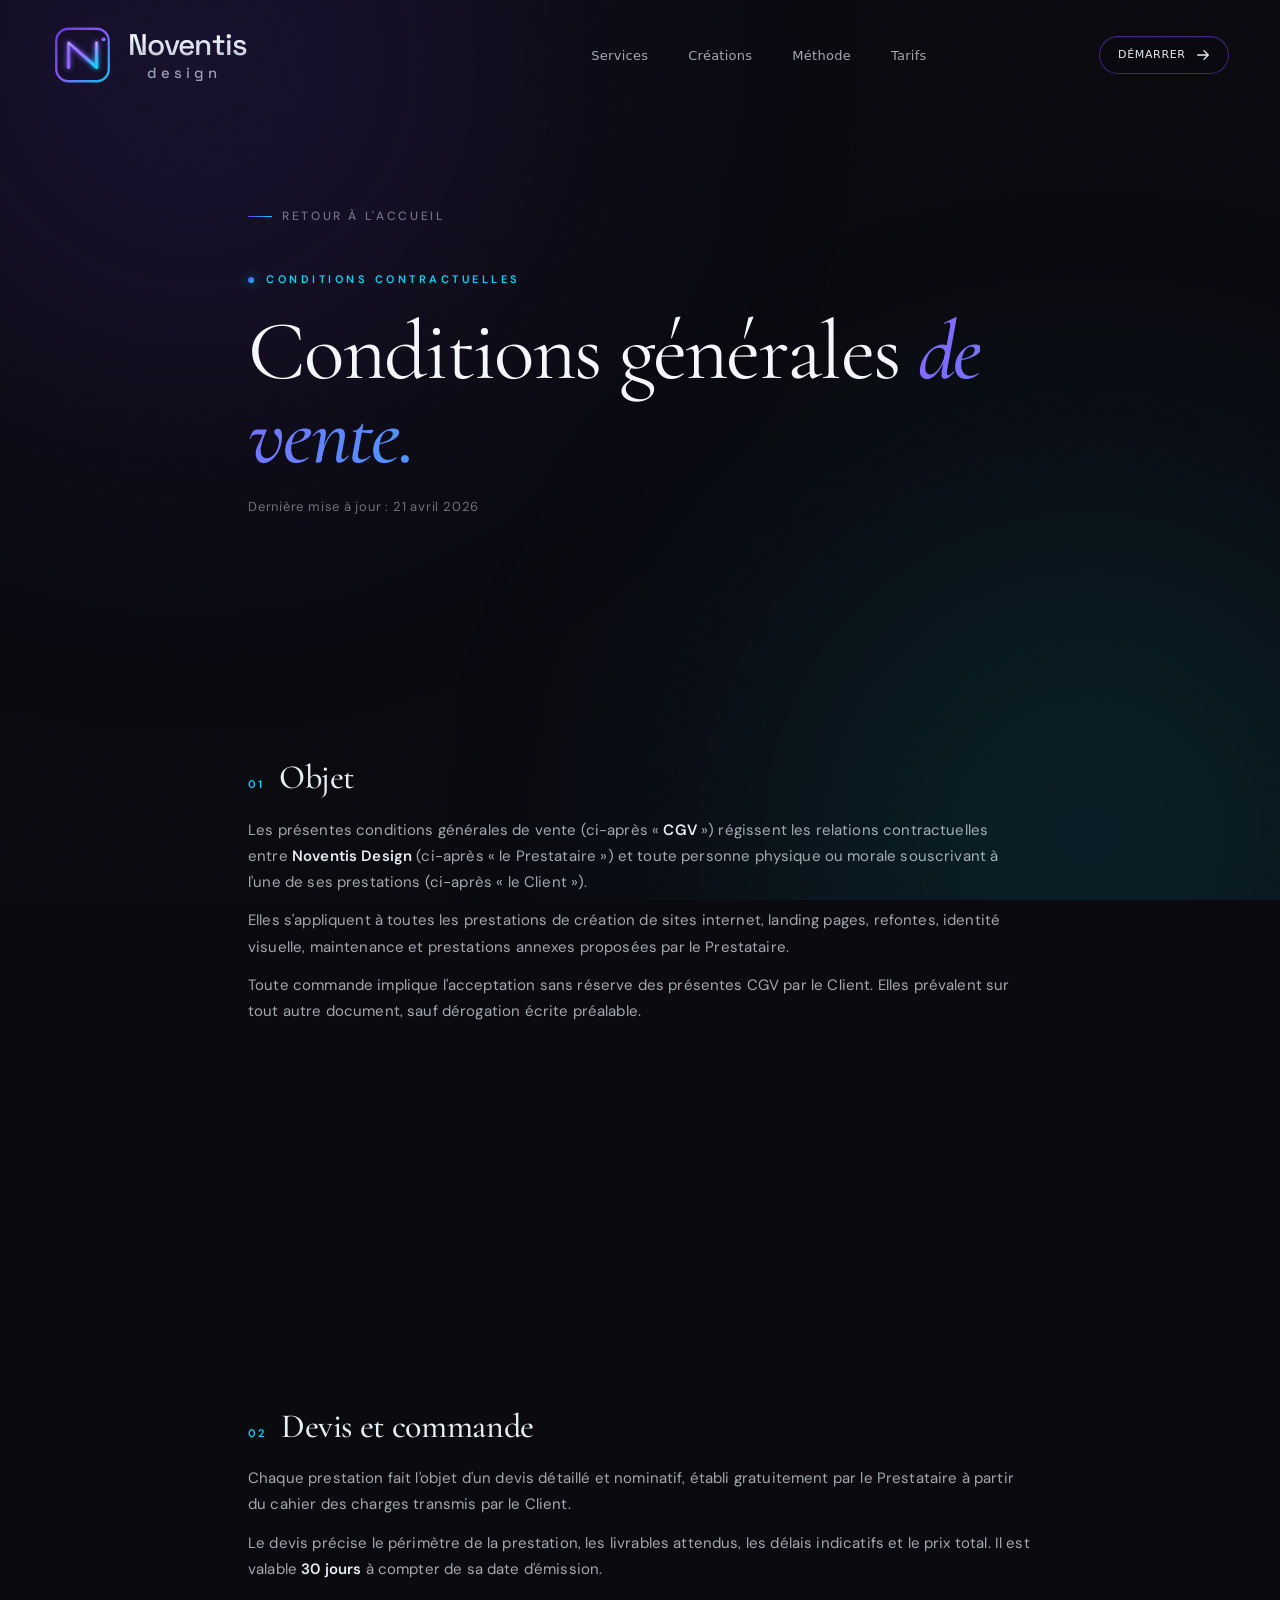
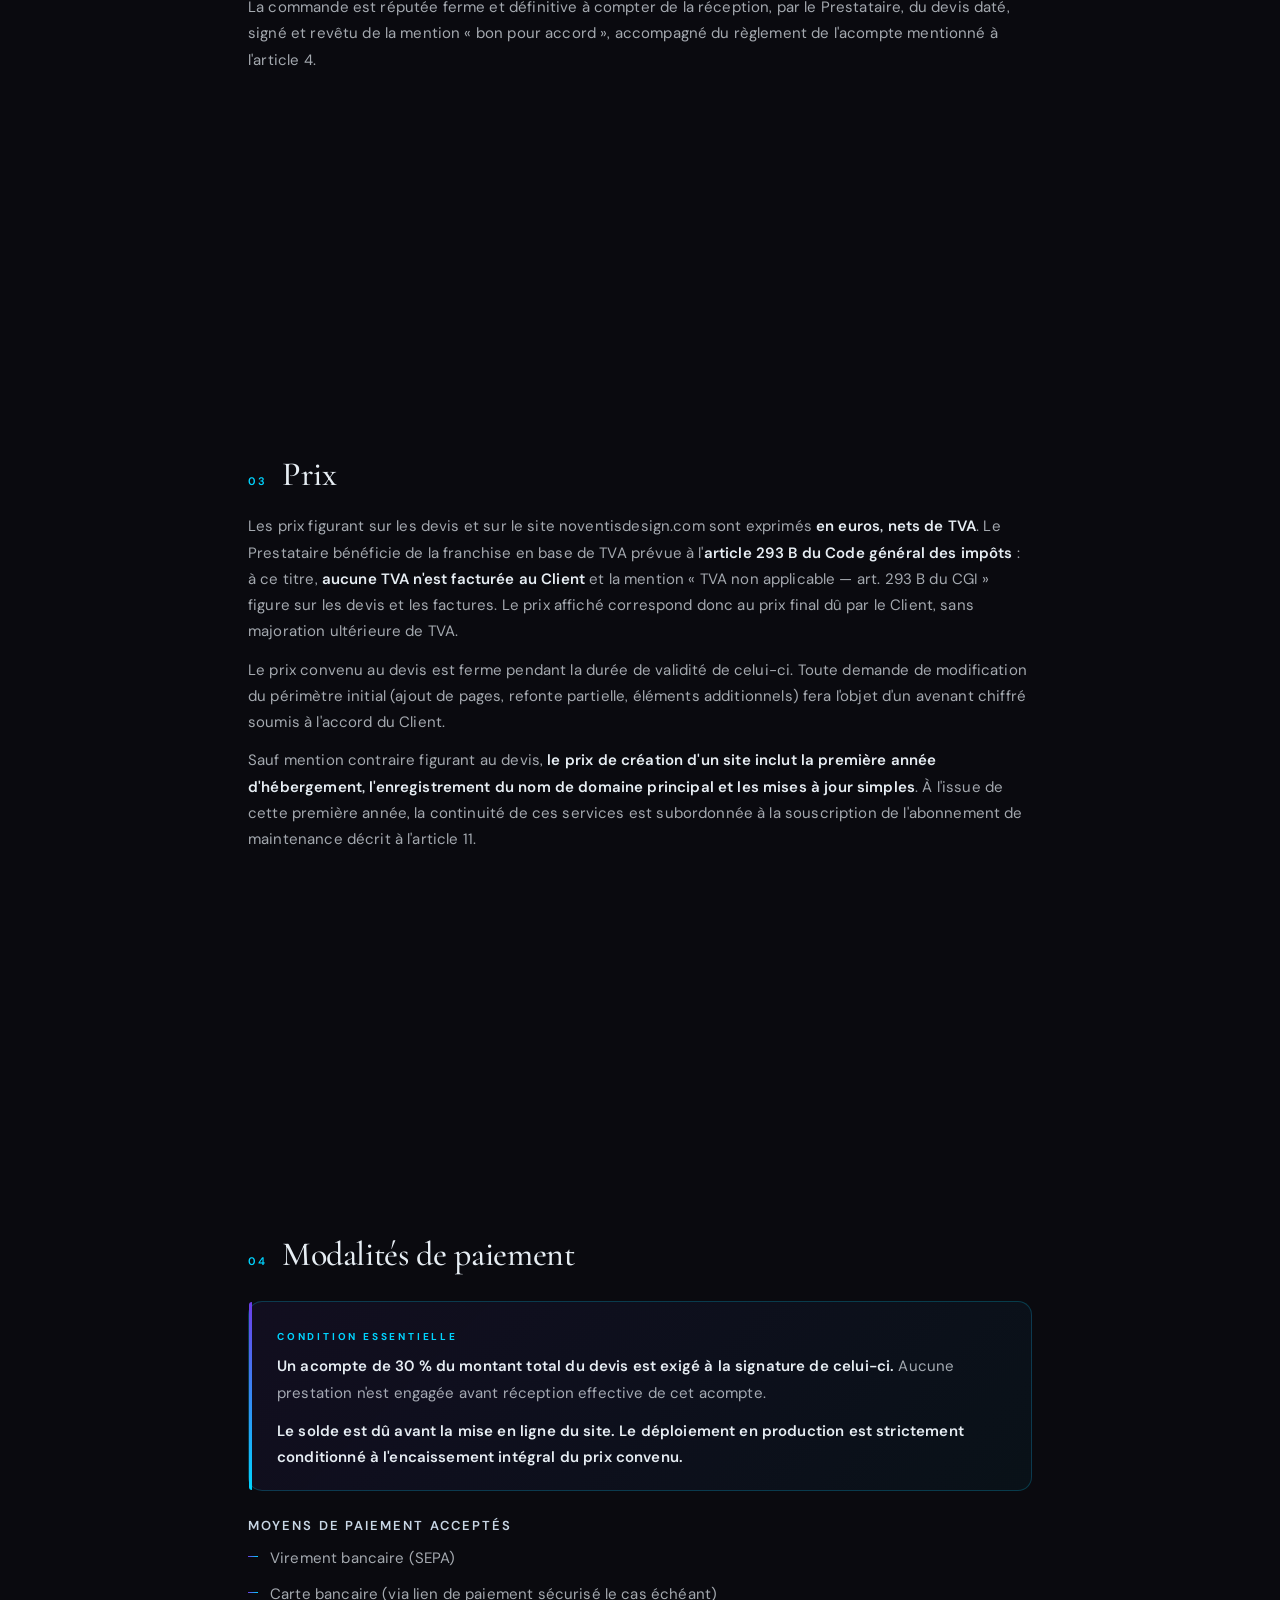
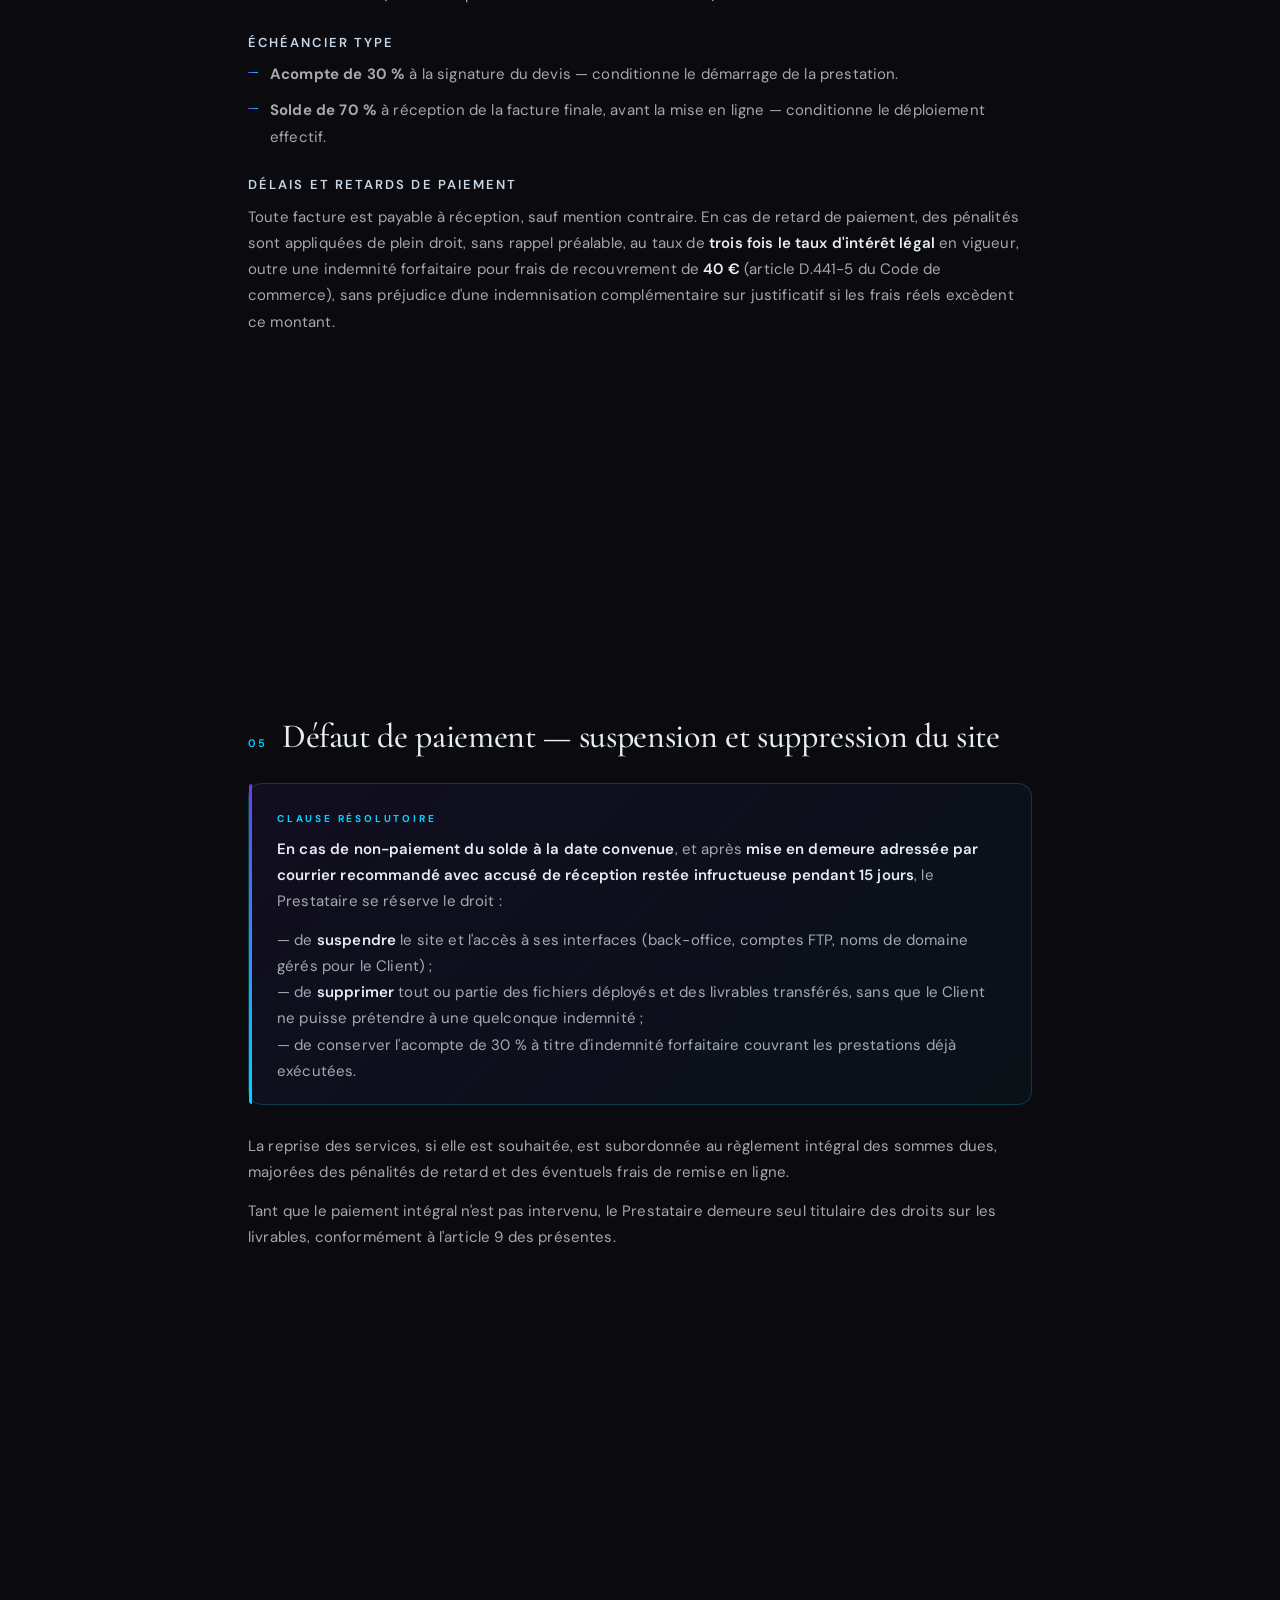
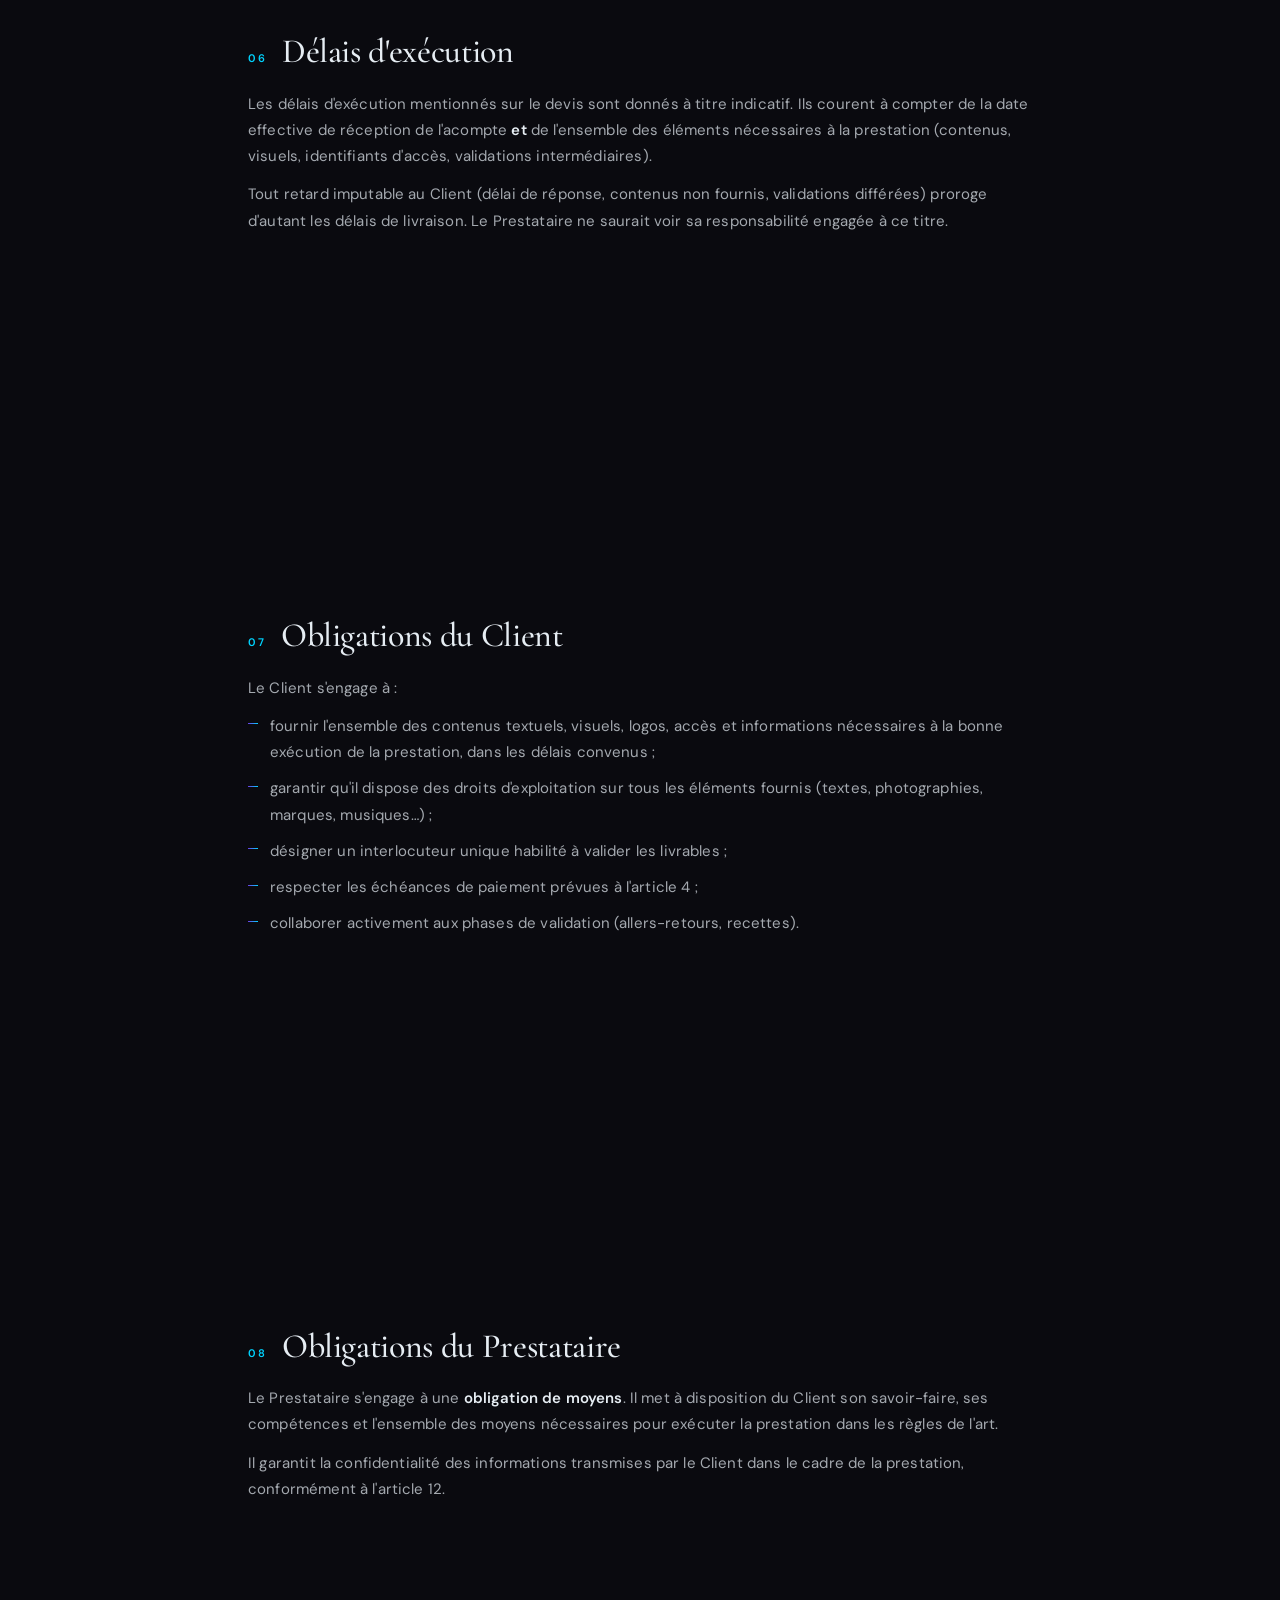
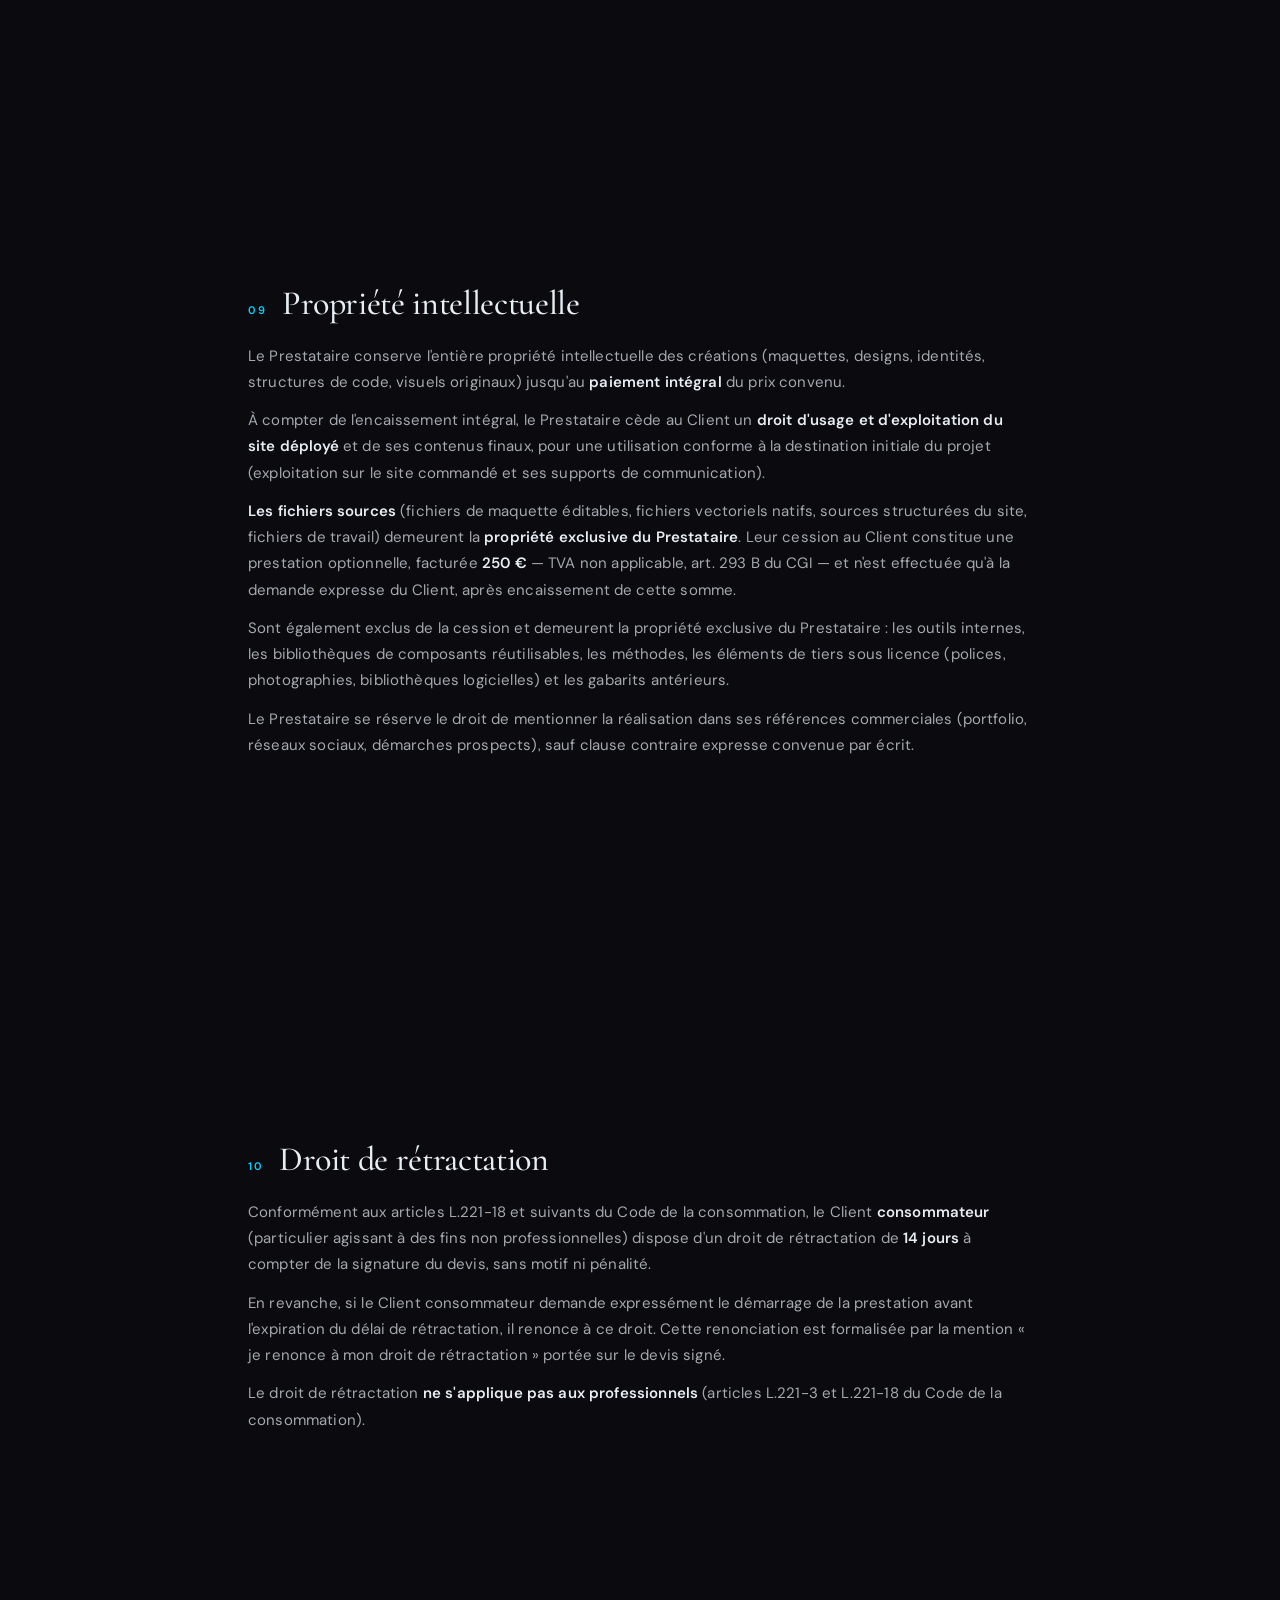
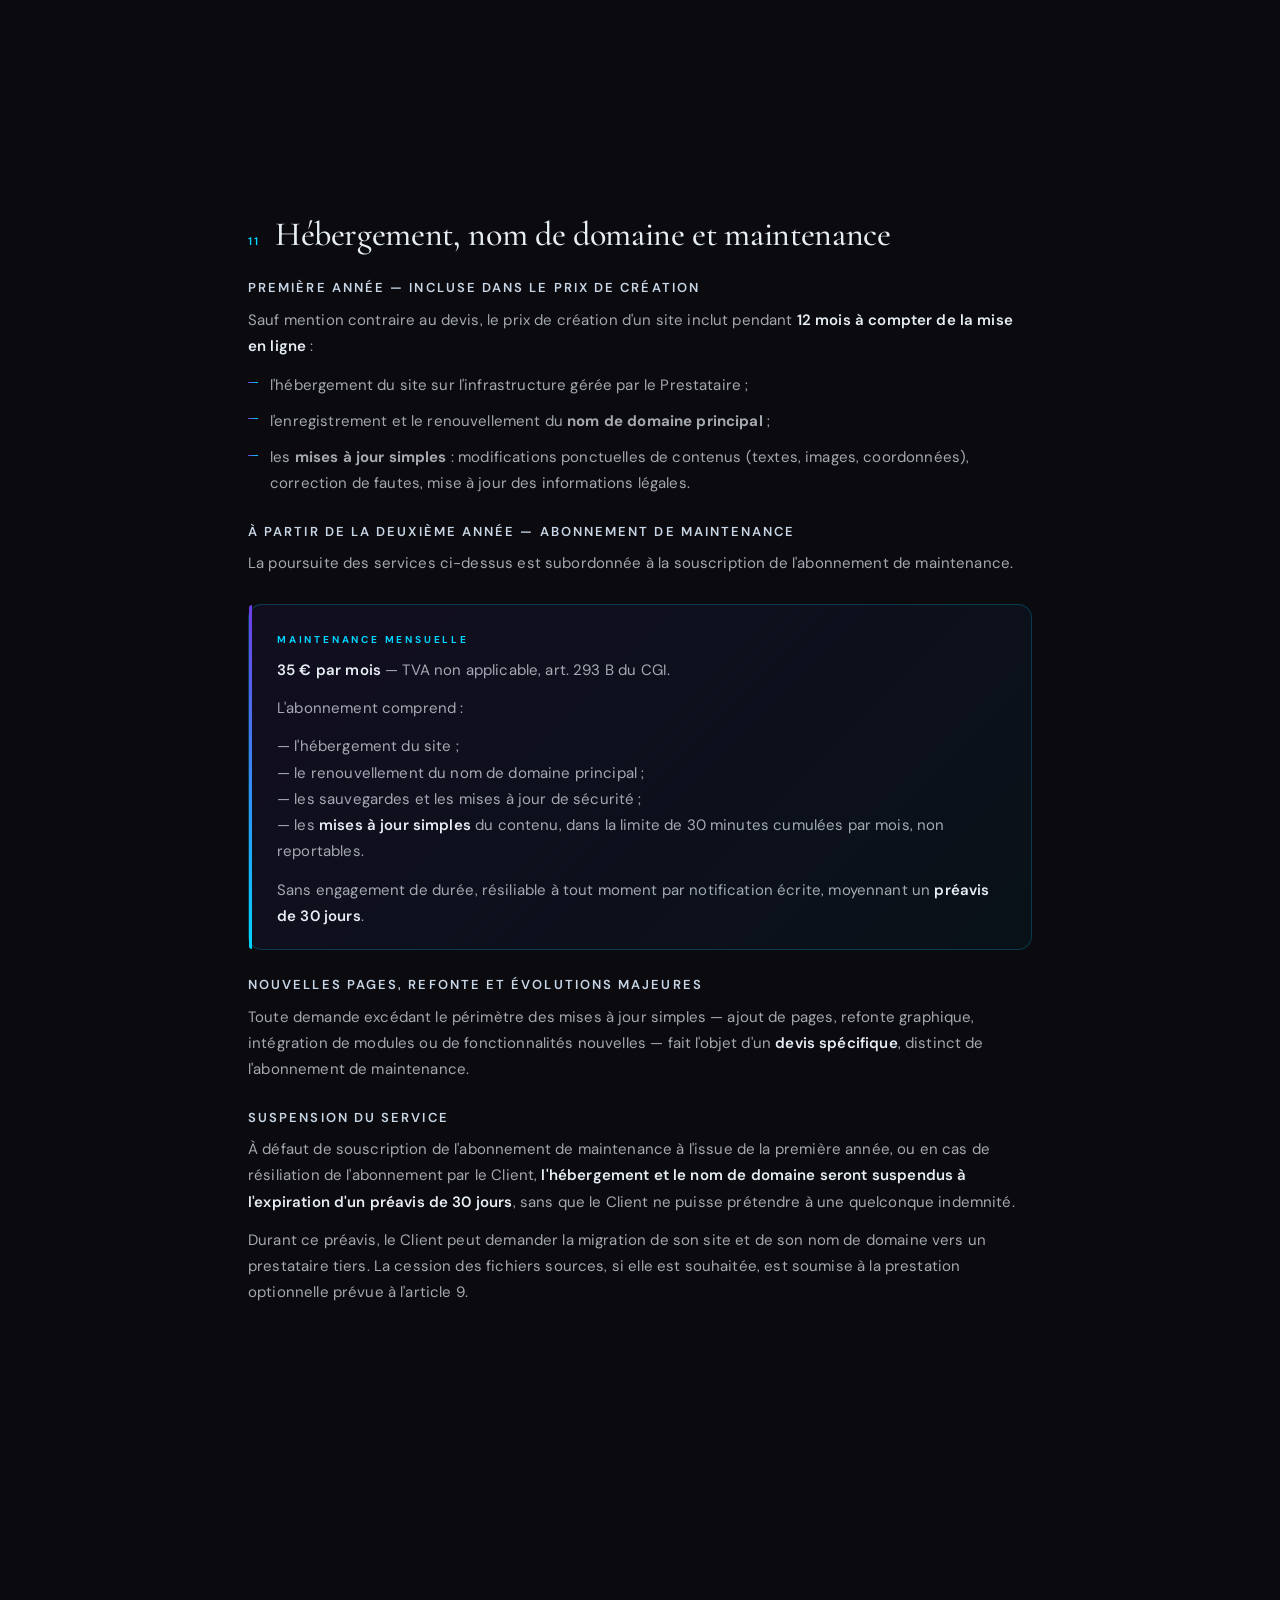
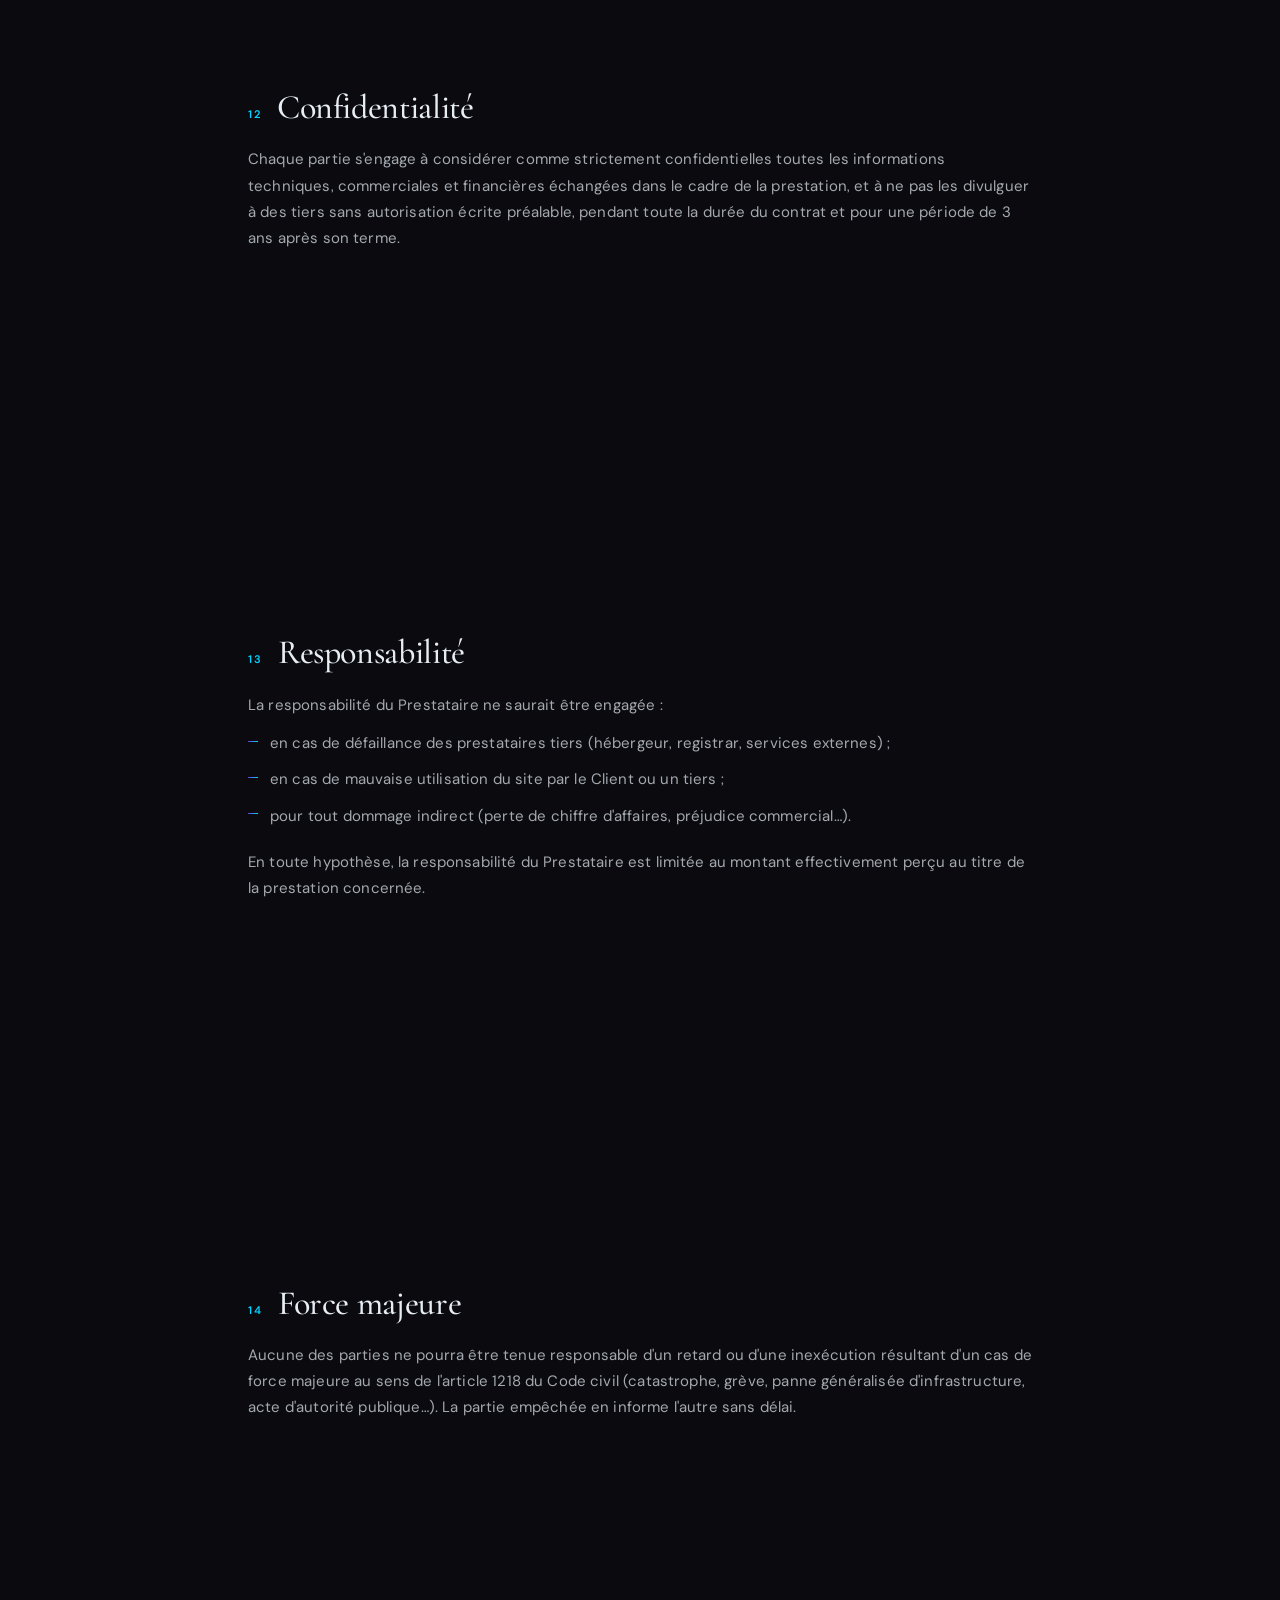
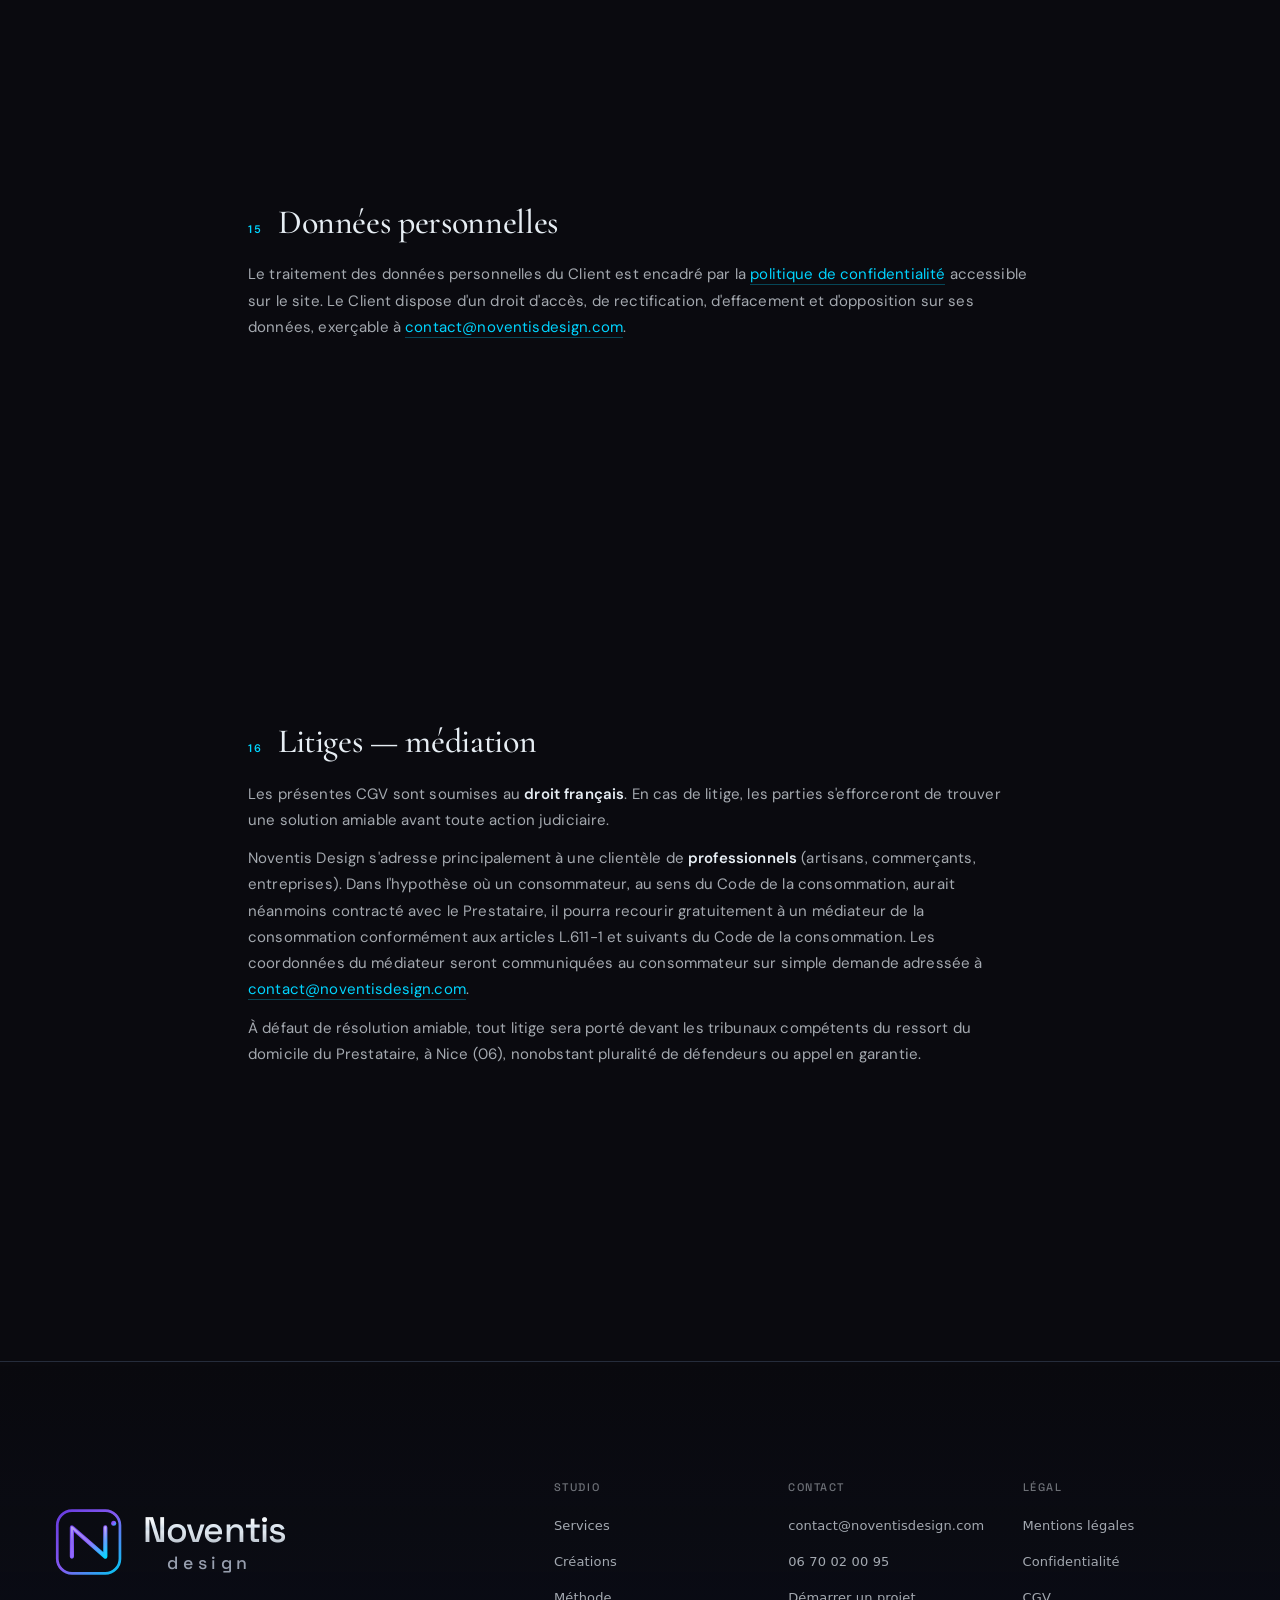
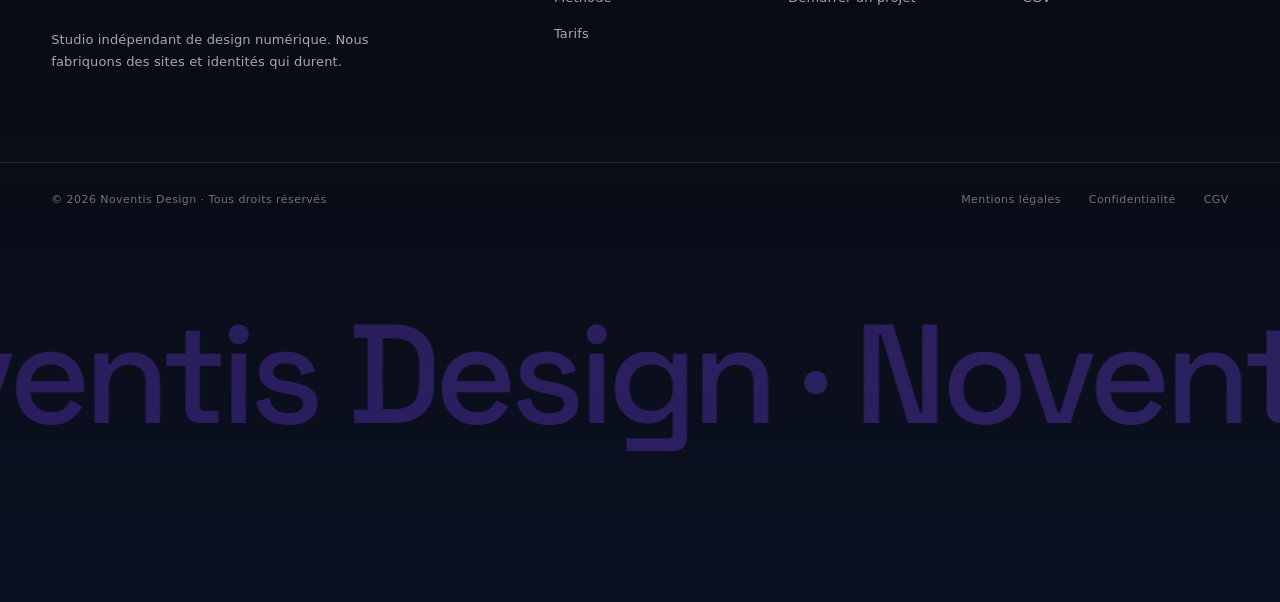
<file: cgv.html>
<!doctype html>
<html lang="fr">
<head>
  <meta charset="utf-8" />
  <meta name="viewport" content="width=device-width, initial-scale=1, viewport-fit=cover" />
  <meta name="theme-color" content="#0a0a0f" />

  <title>Conditions générales de vente — Noventis Design</title>
  <meta name="description" content="Conditions générales de vente de Noventis Design — acompte, paiement, livraison, propriété intellectuelle." />
  <meta name="robots" content="noindex, follow" />
  <link rel="canonical" href="https://noventisdesign.com/cgv.html" />

  <link rel="icon" href="/favicon.svg" type="image/svg+xml" />

  <link rel="preconnect" href="https://fonts.googleapis.com" />
  <link rel="preconnect" href="https://fonts.gstatic.com" crossorigin />
  <link href="https://fonts.googleapis.com/css2?family=Cormorant+Garamond:ital,wght@0,400;0,500;0,600;1,400;1,500&family=DM+Sans:wght@300;400;500;600;700&family=Space+Grotesk:wght@300;400;500;600&display=swap" rel="stylesheet" />

  <link rel="stylesheet" href="css/style.css" />

  <svg width="0" height="0" style="position:absolute" aria-hidden="true">
    <defs>
      <linearGradient id="grad-nv" x1="0" y1="0" x2="1" y2="1">
        <stop offset="0%" stop-color="#6c3de8"/>
        <stop offset="50%" stop-color="#8b5fff"/>
        <stop offset="100%" stop-color="#00d4ff"/>
      </linearGradient>
      <linearGradient id="grad-silver" x1="0" y1="0" x2="0" y2="1">
        <stop offset="0%" stop-color="#ffffff" stop-opacity="0.85"/>
        <stop offset="50%" stop-color="#c8d6e5" stop-opacity="0.35"/>
        <stop offset="100%" stop-color="#ffffff" stop-opacity="0.08"/>
      </linearGradient>
      <linearGradient id="grad-silver-wordmark" x1="0" y1="0" x2="0" y2="1">
        <stop offset="0%"  stop-color="#ffffff"/>
        <stop offset="35%" stop-color="#eef3f8"/>
        <stop offset="48%" stop-color="#c8d6e5"/>
        <stop offset="55%" stop-color="#dde4ec"/>
        <stop offset="100%" stop-color="#8b98a8"/>
      </linearGradient>
      <filter id="glow-nv" x="-50%" y="-50%" width="200%" height="200%">
        <feGaussianBlur stdDeviation="1.5" result="blur"/>
        <feMerge><feMergeNode in="blur"/><feMergeNode in="SourceGraphic"/></feMerge>
      </filter>
    </defs>
  </svg>

  <style>
    .legal-main { padding: clamp(140px, 16vw, 200px) 0 clamp(80px, 10vw, 140px); position: relative; z-index: 2; }
    .legal-wrap { max-width: 880px; margin: 0 auto; padding: 0 clamp(20px, 4vw, 48px); }
    .legal-back { display: inline-flex; align-items: center; gap: 10px; font-family: "DM Sans", sans-serif; font-size: 12px; font-weight: 500; letter-spacing: 0.22em; text-transform: uppercase; color: var(--argent-mute); text-decoration: none; margin-bottom: var(--space-6); transition: color 0.3s ease; }
    .legal-back:hover, .legal-back:focus-visible { color: var(--cyan); }
    .legal-back::before { content: ""; width: 24px; height: 1px; background: linear-gradient(90deg, var(--violet), var(--cyan)); }
    .legal-hero { margin-bottom: var(--space-8); }
    .legal-eyebrow { font-family: "DM Sans", sans-serif; font-size: 11px; font-weight: 600; letter-spacing: 0.32em; text-transform: uppercase; color: var(--cyan); display: inline-flex; align-items: center; gap: 12px; margin-bottom: var(--space-4); }
    .legal-eyebrow__mark { width: 6px; height: 6px; border-radius: 50%; background: linear-gradient(135deg, var(--violet), var(--cyan)); box-shadow: 0 0 12px rgba(0, 212, 255, 0.6); }
    .legal-hero h1 { font-family: "Cormorant Garamond", Georgia, serif; font-weight: 400; font-size: clamp(44px, 7.5vw, 84px); line-height: 1; letter-spacing: -0.02em; color: #f4f6fb; margin: 0 0 var(--space-4); }
    .legal-hero h1 em { font-style: italic; font-weight: 500; background: linear-gradient(120deg, var(--violet-bright) 0%, var(--cyan) 100%); background-size: 200% 200%; -webkit-background-clip: text; background-clip: text; -webkit-text-fill-color: transparent; animation: gradient-shift 8s ease-in-out infinite; }
    .legal-hero__meta { font-family: "DM Sans", sans-serif; font-size: 13px; color: var(--argent-mute); letter-spacing: 0.06em; }
    .legal-content { font-family: "DM Sans", ui-sans-serif, system-ui, sans-serif; font-size: 15px; line-height: 1.75; color: var(--argent-dim); }
    .legal-content section + section { margin-top: var(--space-7); }
    .legal-content h2 { font-family: "Cormorant Garamond", Georgia, serif; font-weight: 500; font-size: clamp(26px, 3vw, 34px); line-height: 1.1; letter-spacing: -0.01em; color: var(--argent); margin: 0 0 var(--space-4); display: flex; align-items: baseline; gap: 14px; }
    .legal-content h2 .legal-num { font-family: "DM Sans", sans-serif; font-size: 11px; font-weight: 600; letter-spacing: 0.22em; color: var(--cyan); text-transform: uppercase; white-space: nowrap; }
    .legal-content h3 { font-family: "DM Sans", sans-serif; font-weight: 600; font-size: 13px; letter-spacing: 0.16em; text-transform: uppercase; color: var(--argent-soft); margin: var(--space-5) 0 var(--space-3); }
    .legal-content p { margin: 0 0 var(--space-3); }
    .legal-content p strong { color: var(--argent); font-weight: 600; }
    .legal-content ul { list-style: none; padding: 0; margin: 0 0 var(--space-4); }
    .legal-content li { position: relative; padding-left: 22px; margin-bottom: 10px; }
    .legal-content li::before { content: ""; position: absolute; left: 0; top: 0.7em; width: 10px; height: 1px; background: linear-gradient(90deg, var(--violet), var(--cyan)); }
    .legal-content a { color: var(--cyan); text-decoration: none; border-bottom: 1px solid rgba(0, 212, 255, 0.3); transition: border-color 0.25s ease; }
    .legal-content a:hover, .legal-content a:focus-visible { border-bottom-color: var(--cyan); }
    .legal-callout { margin: var(--space-5) 0; padding: var(--space-4) var(--space-5); border: 1px solid rgba(0, 212, 255, 0.22); border-radius: 14px; background: linear-gradient(135deg, rgba(108, 61, 232, 0.08) 0%, rgba(0, 212, 255, 0.04) 100%); position: relative; }
    .legal-callout::before { content: ""; position: absolute; left: 0; top: 0; bottom: 0; width: 3px; border-radius: 14px 0 0 14px; background: linear-gradient(180deg, var(--violet), var(--cyan)); }
    .legal-callout p:last-child { margin-bottom: 0; }
    .legal-callout__label { display: inline-block; font-family: "DM Sans", sans-serif; font-size: 10px; font-weight: 700; letter-spacing: 0.28em; text-transform: uppercase; color: var(--cyan); margin-bottom: 8px; }
    .legal-placeholder { display: inline-block; padding: 1px 8px; border-radius: 4px; background: rgba(108, 61, 232, 0.10); border: 1px dashed rgba(139, 95, 255, 0.35); color: var(--violet-bright); font-size: 13px; font-weight: 500; }
  </style>
</head>

<body>
  <a class="skip-link" href="#legal-main">Aller au contenu</a>
  <canvas class="scene" data-scene aria-hidden="true"></canvas>
  <div class="aurora" aria-hidden="true"></div>
  <div class="noise" aria-hidden="true"></div>

  <header class="site-header" data-header>
    <div class="wrap site-header__inner">
      <a href="index.html" class="brand" aria-label="Noventis Design — accueil">
        <svg class="logo-svg" viewBox="0 0 210 40" xmlns="http://www.w3.org/2000/svg" aria-hidden="true">
          <g transform="translate(2, 4)">
            <rect x="1" y="1" width="30" height="30" rx="7" fill="none" stroke="url(#grad-nv)" stroke-width="1.3" opacity="0.95"/>
            <path d="M 8 23 L 8 9 L 24 23 L 24 9" fill="none" stroke="url(#grad-nv)" stroke-width="2" stroke-linecap="round" stroke-linejoin="round" filter="url(#glow-nv)"/>
            <path d="M 8 23 L 8 9 L 24 23 L 24 9" fill="none" stroke="url(#grad-silver)" stroke-width="1" stroke-linecap="round" stroke-linejoin="round" opacity="0.6"/>
            <circle cx="28" cy="7" r="1.2" fill="url(#grad-nv)"/>
          </g>
          <g transform="translate(44, 0)">
            <text x="0" y="20" font-family="Space Grotesk, Inter, sans-serif" font-size="17" font-weight="500" letter-spacing="-0.4" fill="url(#grad-silver-wordmark)">Noventis</text>
            <text x="0" y="20" font-family="Space Grotesk, Inter, sans-serif" font-size="17" font-weight="500" letter-spacing="-0.4" fill="#ffffff" opacity="0.18">Noventis</text>
            <text x="32" y="33" font-family="Space Grotesk, Inter, sans-serif" font-size="8.5" font-weight="500" letter-spacing="2.2" text-anchor="middle" fill="#a8b0c0" opacity="0.9">design</text>
          </g>
        </svg>
      </a>
      <nav class="nav" aria-label="Navigation principale">
        <ul class="nav__list">
          <li><a href="index.html#services">Services</a></li>
          <li><a href="index.html#creations">Créations</a></li>
          <li><a href="index.html#methode">Méthode</a></li>
          <li><a href="index.html#tarifs">Tarifs</a></li>
        </ul>
      </nav>
      <a href="index.html#contact" class="btn btn--primary btn--sm" data-magnetic>
        <span>Démarrer</span>
        <svg viewBox="0 0 16 16" width="14" height="14" aria-hidden="true"><path d="M2 8h12M9 3l5 5-5 5" fill="none" stroke="currentColor" stroke-width="1.6" stroke-linecap="round" stroke-linejoin="round"/></svg>
      </a>
      <button class="burger" type="button" aria-label="Ouvrir le menu" aria-expanded="false" data-burger>
        <span></span><span></span>
      </button>
    </div>
  </header>

  <div class="menu glass" data-menu aria-hidden="true">
    <nav class="menu__nav" aria-label="Menu mobile">
      <ul>
        <li><a href="index.html#services">Services</a></li>
        <li><a href="index.html#creations">Créations</a></li>
        <li><a href="index.html#methode">Méthode</a></li>
        <li><a href="index.html#tarifs">Tarifs</a></li>
        <li><a href="index.html#contact">Contact</a></li>
      </ul>
    </nav>
    <div class="menu__foot">
      <a href="mailto:contact@noventisdesign.com">contact@noventisdesign.com</a>
      <a href="tel:+33670020095">06 70 02 00 95</a>
    </div>
  </div>

  <main class="legal-main" id="legal-main">
    <div class="legal-wrap">
      <a href="index.html" class="legal-back">Retour à l'accueil</a>

      <header class="legal-hero">
        <p class="legal-eyebrow"><span class="legal-eyebrow__mark"></span> Conditions contractuelles</p>
        <h1>Conditions générales <em>de vente.</em></h1>
        <p class="legal-hero__meta">Dernière mise à jour : 21 avril 2026</p>
      </header>

      <article class="legal-content">

        <section>
          <h2><span class="legal-num">01</span> Objet</h2>
          <p>Les présentes conditions générales de vente (ci-après « <strong>CGV</strong> ») régissent les relations contractuelles entre <strong>Noventis Design</strong> (ci-après « le Prestataire ») et toute personne physique ou morale souscrivant à l'une de ses prestations (ci-après « le Client »).</p>
          <p>Elles s'appliquent à toutes les prestations de création de sites internet, landing pages, refontes, identité visuelle, maintenance et prestations annexes proposées par le Prestataire.</p>
          <p>Toute commande implique l'acceptation sans réserve des présentes CGV par le Client. Elles prévalent sur tout autre document, sauf dérogation écrite préalable.</p>
        </section>

        <section>
          <h2><span class="legal-num">02</span> Devis et commande</h2>
          <p>Chaque prestation fait l'objet d'un devis détaillé et nominatif, établi gratuitement par le Prestataire à partir du cahier des charges transmis par le Client.</p>
          <p>Le devis précise le périmètre de la prestation, les livrables attendus, les délais indicatifs et le prix total. Il est valable <strong>30 jours</strong> à compter de sa date d'émission.</p>
          <p>La commande est réputée ferme et définitive à compter de la réception, par le Prestataire, du devis daté, signé et revêtu de la mention « bon pour accord », accompagné du règlement de l'acompte mentionné à l'article 4.</p>
        </section>

        <section>
          <h2><span class="legal-num">03</span> Prix</h2>
          <p>Les prix figurant sur les devis et sur le site noventisdesign.com sont exprimés <strong>en euros, nets de TVA</strong>. Le Prestataire bénéficie de la franchise en base de TVA prévue à l'<strong>article 293 B du Code général des impôts</strong> : à ce titre, <strong>aucune TVA n'est facturée au Client</strong> et la mention « TVA non applicable — art. 293 B du CGI » figure sur les devis et les factures. Le prix affiché correspond donc au prix final dû par le Client, sans majoration ultérieure de TVA.</p>
          <p>Le prix convenu au devis est ferme pendant la durée de validité de celui-ci. Toute demande de modification du périmètre initial (ajout de pages, refonte partielle, éléments additionnels) fera l'objet d'un avenant chiffré soumis à l'accord du Client.</p>
          <p>Sauf mention contraire figurant au devis, <strong>le prix de création d'un site inclut la première année d'hébergement, l'enregistrement du nom de domaine principal et les mises à jour simples</strong>. À l'issue de cette première année, la continuité de ces services est subordonnée à la souscription de l'abonnement de maintenance décrit à l'article 11.</p>
        </section>

        <section>
          <h2><span class="legal-num">04</span> Modalités de paiement</h2>

          <div class="legal-callout">
            <span class="legal-callout__label">Condition essentielle</span>
            <p><strong>Un acompte de 30 % du montant total du devis est exigé à la signature de celui-ci.</strong> Aucune prestation n'est engagée avant réception effective de cet acompte.</p>
            <p><strong>Le solde est dû avant la mise en ligne du site. Le déploiement en production est strictement conditionné à l'encaissement intégral du prix convenu.</strong></p>
          </div>

          <h3>Moyens de paiement acceptés</h3>
          <ul>
            <li>Virement bancaire (SEPA)</li>
            <li>Carte bancaire (via lien de paiement sécurisé le cas échéant)</li>
          </ul>

          <h3>Échéancier type</h3>
          <ul>
            <li><strong>Acompte de 30 %</strong> à la signature du devis — conditionne le démarrage de la prestation.</li>
            <li><strong>Solde de 70 %</strong> à réception de la facture finale, avant la mise en ligne — conditionne le déploiement effectif.</li>
          </ul>

          <h3>Délais et retards de paiement</h3>
          <p>Toute facture est payable à réception, sauf mention contraire. En cas de retard de paiement, des pénalités sont appliquées de plein droit, sans rappel préalable, au taux de <strong>trois fois le taux d'intérêt légal</strong> en vigueur, outre une indemnité forfaitaire pour frais de recouvrement de <strong>40 €</strong> (article D.441-5 du Code de commerce), sans préjudice d'une indemnisation complémentaire sur justificatif si les frais réels excèdent ce montant.</p>
        </section>

        <section>
          <h2><span class="legal-num">05</span> Défaut de paiement — suspension et suppression du site</h2>

          <div class="legal-callout">
            <span class="legal-callout__label">Clause résolutoire</span>
            <p><strong>En cas de non-paiement du solde à la date convenue</strong>, et après <strong>mise en demeure adressée par courrier recommandé avec accusé de réception restée infructueuse pendant 15 jours</strong>, le Prestataire se réserve le droit&nbsp;:</p>
            <p>— de <strong>suspendre</strong> le site et l'accès à ses interfaces (back-office, comptes FTP, noms de domaine gérés pour le Client) ;<br>
               — de <strong>supprimer</strong> tout ou partie des fichiers déployés et des livrables transférés, sans que le Client ne puisse prétendre à une quelconque indemnité ;<br>
               — de conserver l'acompte de 30 % à titre d'indemnité forfaitaire couvrant les prestations déjà exécutées.</p>
          </div>

          <p>La reprise des services, si elle est souhaitée, est subordonnée au règlement intégral des sommes dues, majorées des pénalités de retard et des éventuels frais de remise en ligne.</p>
          <p>Tant que le paiement intégral n'est pas intervenu, le Prestataire demeure seul titulaire des droits sur les livrables, conformément à l'article 9 des présentes.</p>
        </section>

        <section>
          <h2><span class="legal-num">06</span> Délais d'exécution</h2>
          <p>Les délais d'exécution mentionnés sur le devis sont donnés à titre indicatif. Ils courent à compter de la date effective de réception de l'acompte <strong>et</strong> de l'ensemble des éléments nécessaires à la prestation (contenus, visuels, identifiants d'accès, validations intermédiaires).</p>
          <p>Tout retard imputable au Client (délai de réponse, contenus non fournis, validations différées) proroge d'autant les délais de livraison. Le Prestataire ne saurait voir sa responsabilité engagée à ce titre.</p>
        </section>

        <section>
          <h2><span class="legal-num">07</span> Obligations du Client</h2>
          <p>Le Client s'engage à&nbsp;:</p>
          <ul>
            <li>fournir l'ensemble des contenus textuels, visuels, logos, accès et informations nécessaires à la bonne exécution de la prestation, dans les délais convenus ;</li>
            <li>garantir qu'il dispose des droits d'exploitation sur tous les éléments fournis (textes, photographies, marques, musiques…) ;</li>
            <li>désigner un interlocuteur unique habilité à valider les livrables ;</li>
            <li>respecter les échéances de paiement prévues à l'article 4 ;</li>
            <li>collaborer activement aux phases de validation (allers-retours, recettes).</li>
          </ul>
        </section>

        <section>
          <h2><span class="legal-num">08</span> Obligations du Prestataire</h2>
          <p>Le Prestataire s'engage à une <strong>obligation de moyens</strong>. Il met à disposition du Client son savoir-faire, ses compétences et l'ensemble des moyens nécessaires pour exécuter la prestation dans les règles de l'art.</p>
          <p>Il garantit la confidentialité des informations transmises par le Client dans le cadre de la prestation, conformément à l'article 12.</p>
        </section>

        <section>
          <h2><span class="legal-num">09</span> Propriété intellectuelle</h2>
          <p>Le Prestataire conserve l'entière propriété intellectuelle des créations (maquettes, designs, identités, structures de code, visuels originaux) jusqu'au <strong>paiement intégral</strong> du prix convenu.</p>
          <p>À compter de l'encaissement intégral, le Prestataire cède au Client un <strong>droit d'usage et d'exploitation du site déployé</strong> et de ses contenus finaux, pour une utilisation conforme à la destination initiale du projet (exploitation sur le site commandé et ses supports de communication).</p>
          <p><strong>Les fichiers sources</strong> (fichiers de maquette éditables, fichiers vectoriels natifs, sources structurées du site, fichiers de travail) demeurent la <strong>propriété exclusive du Prestataire</strong>. Leur cession au Client constitue une prestation optionnelle, facturée <strong>250 €</strong> — TVA non applicable, art. 293 B du CGI — et n'est effectuée qu'à la demande expresse du Client, après encaissement de cette somme.</p>
          <p>Sont également exclus de la cession et demeurent la propriété exclusive du Prestataire&nbsp;: les outils internes, les bibliothèques de composants réutilisables, les méthodes, les éléments de tiers sous licence (polices, photographies, bibliothèques logicielles) et les gabarits antérieurs.</p>
          <p>Le Prestataire se réserve le droit de mentionner la réalisation dans ses références commerciales (portfolio, réseaux sociaux, démarches prospects), sauf clause contraire expresse convenue par écrit.</p>
        </section>

        <section>
          <h2><span class="legal-num">10</span> Droit de rétractation</h2>
          <p>Conformément aux articles L.221-18 et suivants du Code de la consommation, le Client <strong>consommateur</strong> (particulier agissant à des fins non professionnelles) dispose d'un droit de rétractation de <strong>14 jours</strong> à compter de la signature du devis, sans motif ni pénalité.</p>
          <p>En revanche, si le Client consommateur demande expressément le démarrage de la prestation avant l'expiration du délai de rétractation, il renonce à ce droit. Cette renonciation est formalisée par la mention « je renonce à mon droit de rétractation » portée sur le devis signé.</p>
          <p>Le droit de rétractation <strong>ne s'applique pas aux professionnels</strong> (articles L.221-3 et L.221-18 du Code de la consommation).</p>
        </section>

        <section>
          <h2><span class="legal-num">11</span> Hébergement, nom de domaine et maintenance</h2>

          <h3>Première année — incluse dans le prix de création</h3>
          <p>Sauf mention contraire au devis, le prix de création d'un site inclut pendant <strong>12 mois à compter de la mise en ligne</strong>&nbsp;:</p>
          <ul>
            <li>l'hébergement du site sur l'infrastructure gérée par le Prestataire ;</li>
            <li>l'enregistrement et le renouvellement du <strong>nom de domaine principal</strong> ;</li>
            <li>les <strong>mises à jour simples</strong> : modifications ponctuelles de contenus (textes, images, coordonnées), correction de fautes, mise à jour des informations légales.</li>
          </ul>

          <h3>À partir de la deuxième année — abonnement de maintenance</h3>
          <p>La poursuite des services ci-dessus est subordonnée à la souscription de l'abonnement de maintenance.</p>

          <div class="legal-callout">
            <span class="legal-callout__label">Maintenance mensuelle</span>
            <p><strong>35 € par mois</strong> — TVA non applicable, art. 293 B du CGI.</p>
            <p>L'abonnement comprend&nbsp;:</p>
            <p>— l'hébergement du site ;<br>
               — le renouvellement du nom de domaine principal ;<br>
               — les sauvegardes et les mises à jour de sécurité ;<br>
               — les <strong>mises à jour simples</strong> du contenu, dans la limite de 30 minutes cumulées par mois, non reportables.</p>
            <p>Sans engagement de durée, résiliable à tout moment par notification écrite, moyennant un <strong>préavis de 30 jours</strong>.</p>
          </div>

          <h3>Nouvelles pages, refonte et évolutions majeures</h3>
          <p>Toute demande excédant le périmètre des mises à jour simples — ajout de pages, refonte graphique, intégration de modules ou de fonctionnalités nouvelles — fait l'objet d'un <strong>devis spécifique</strong>, distinct de l'abonnement de maintenance.</p>

          <h3>Suspension du service</h3>
          <p>À défaut de souscription de l'abonnement de maintenance à l'issue de la première année, ou en cas de résiliation de l'abonnement par le Client, <strong>l'hébergement et le nom de domaine seront suspendus à l'expiration d'un préavis de 30 jours</strong>, sans que le Client ne puisse prétendre à une quelconque indemnité.</p>
          <p>Durant ce préavis, le Client peut demander la migration de son site et de son nom de domaine vers un prestataire tiers. La cession des fichiers sources, si elle est souhaitée, est soumise à la prestation optionnelle prévue à l'article 9.</p>
        </section>

        <section>
          <h2><span class="legal-num">12</span> Confidentialité</h2>
          <p>Chaque partie s'engage à considérer comme strictement confidentielles toutes les informations techniques, commerciales et financières échangées dans le cadre de la prestation, et à ne pas les divulguer à des tiers sans autorisation écrite préalable, pendant toute la durée du contrat et pour une période de 3 ans après son terme.</p>
        </section>

        <section>
          <h2><span class="legal-num">13</span> Responsabilité</h2>
          <p>La responsabilité du Prestataire ne saurait être engagée&nbsp;:</p>
          <ul>
            <li>en cas de défaillance des prestataires tiers (hébergeur, registrar, services externes) ;</li>
            <li>en cas de mauvaise utilisation du site par le Client ou un tiers ;</li>
            <li>pour tout dommage indirect (perte de chiffre d'affaires, préjudice commercial…).</li>
          </ul>
          <p>En toute hypothèse, la responsabilité du Prestataire est limitée au montant effectivement perçu au titre de la prestation concernée.</p>
        </section>

        <section>
          <h2><span class="legal-num">14</span> Force majeure</h2>
          <p>Aucune des parties ne pourra être tenue responsable d'un retard ou d'une inexécution résultant d'un cas de force majeure au sens de l'article 1218 du Code civil (catastrophe, grève, panne généralisée d'infrastructure, acte d'autorité publique…). La partie empêchée en informe l'autre sans délai.</p>
        </section>

        <section>
          <h2><span class="legal-num">15</span> Données personnelles</h2>
          <p>Le traitement des données personnelles du Client est encadré par la <a href="confidentialite.html">politique de confidentialité</a> accessible sur le site. Le Client dispose d'un droit d'accès, de rectification, d'effacement et d'opposition sur ses données, exerçable à <a href="mailto:contact@noventisdesign.com">contact@noventisdesign.com</a>.</p>
        </section>

        <section>
          <h2><span class="legal-num">16</span> Litiges — médiation</h2>
          <p>Les présentes CGV sont soumises au <strong>droit français</strong>. En cas de litige, les parties s'efforceront de trouver une solution amiable avant toute action judiciaire.</p>
          <p>Noventis Design s'adresse principalement à une clientèle de <strong>professionnels</strong> (artisans, commerçants, entreprises). Dans l'hypothèse où un consommateur, au sens du Code de la consommation, aurait néanmoins contracté avec le Prestataire, il pourra recourir gratuitement à un médiateur de la consommation conformément aux articles L.611-1 et suivants du Code de la consommation. Les coordonnées du médiateur seront communiquées au consommateur sur simple demande adressée à <a href="mailto:contact@noventisdesign.com">contact@noventisdesign.com</a>.</p>
          <p>À défaut de résolution amiable, tout litige sera porté devant les tribunaux compétents du ressort du domicile du Prestataire, à Nice (06), nonobstant pluralité de défendeurs ou appel en garantie.</p>
        </section>

      </article>
    </div>
  </main>

  <footer class="site-footer">
    <div class="wrap site-footer__top">
      <div class="site-footer__brand">
        <a href="index.html" class="brand" aria-label="Noventis Design">
          <svg class="logo-svg logo-svg--footer" viewBox="0 0 210 40" xmlns="http://www.w3.org/2000/svg" aria-hidden="true">
            <g transform="translate(2, 4)">
              <rect x="1" y="1" width="30" height="30" rx="7" fill="none" stroke="url(#grad-nv)" stroke-width="1.3" opacity="0.95"/>
              <path d="M 8 23 L 8 9 L 24 23 L 24 9" fill="none" stroke="url(#grad-nv)" stroke-width="2" stroke-linecap="round" stroke-linejoin="round"/>
              <path d="M 8 23 L 8 9 L 24 23 L 24 9" fill="none" stroke="url(#grad-silver)" stroke-width="1" stroke-linecap="round" stroke-linejoin="round" opacity="0.6"/>
              <circle cx="28" cy="7" r="1.2" fill="url(#grad-nv)"/>
            </g>
            <g transform="translate(44, 0)">
              <text x="0" y="20" font-family="Space Grotesk, Inter, sans-serif" font-size="17" font-weight="500" letter-spacing="-0.4" fill="url(#grad-silver-wordmark)">Noventis</text>
              <text x="0" y="20" font-family="Space Grotesk, Inter, sans-serif" font-size="17" font-weight="500" letter-spacing="-0.4" fill="#ffffff" opacity="0.18">Noventis</text>
              <text x="32" y="33" font-family="Space Grotesk, Inter, sans-serif" font-size="8.5" font-weight="500" letter-spacing="2.2" text-anchor="middle" fill="#a8b0c0" opacity="0.9">design</text>
            </g>
          </svg>
        </a>
        <p>Studio indépendant de design numérique. Nous fabriquons des sites et identités qui durent.</p>
      </div>

      <nav class="site-footer__nav" aria-label="Pied de page">
        <div>
          <h4>Studio</h4>
          <ul>
            <li><a href="index.html#services">Services</a></li>
            <li><a href="index.html#creations">Créations</a></li>
            <li><a href="index.html#methode">Méthode</a></li>
            <li><a href="index.html#tarifs">Tarifs</a></li>
          </ul>
        </div>
        <div>
          <h4>Contact</h4>
          <ul>
            <li><a href="mailto:contact@noventisdesign.com">contact@noventisdesign.com</a></li>
            <li><a href="tel:+33670020095">06 70 02 00 95</a></li>
            <li><a href="index.html#contact">Démarrer un projet</a></li>
          </ul>
        </div>
        <div>
          <h4>Légal</h4>
          <ul>
            <li><a href="mentions-legales.html">Mentions légales</a></li>
            <li><a href="confidentialite.html">Confidentialité</a></li>
            <li><a href="cgv.html">CGV</a></li>
          </ul>
        </div>
      </nav>
    </div>

    <div class="wrap site-footer__bottom">
      <p>&copy; 2026 Noventis Design · Tous droits réservés</p>
      <ul>
        <li><a href="mentions-legales.html">Mentions légales</a></li>
        <li><a href="confidentialite.html">Confidentialité</a></li>
        <li><a href="cgv.html">CGV</a></li>
      </ul>
    </div>

    <div class="site-footer__big" aria-hidden="true">
      <span data-marquee-slow>Noventis Design &middot; Noventis Design &middot; Noventis Design &middot;</span>
    </div>
  </footer>

  <script src="https://cdn.jsdelivr.net/npm/gsap@3.12.5/dist/gsap.min.js" defer></script>
  <script src="js/main.js" defer></script>
  <script type="module" src="js/scene.js"></script>
</body>
</html>
</file>
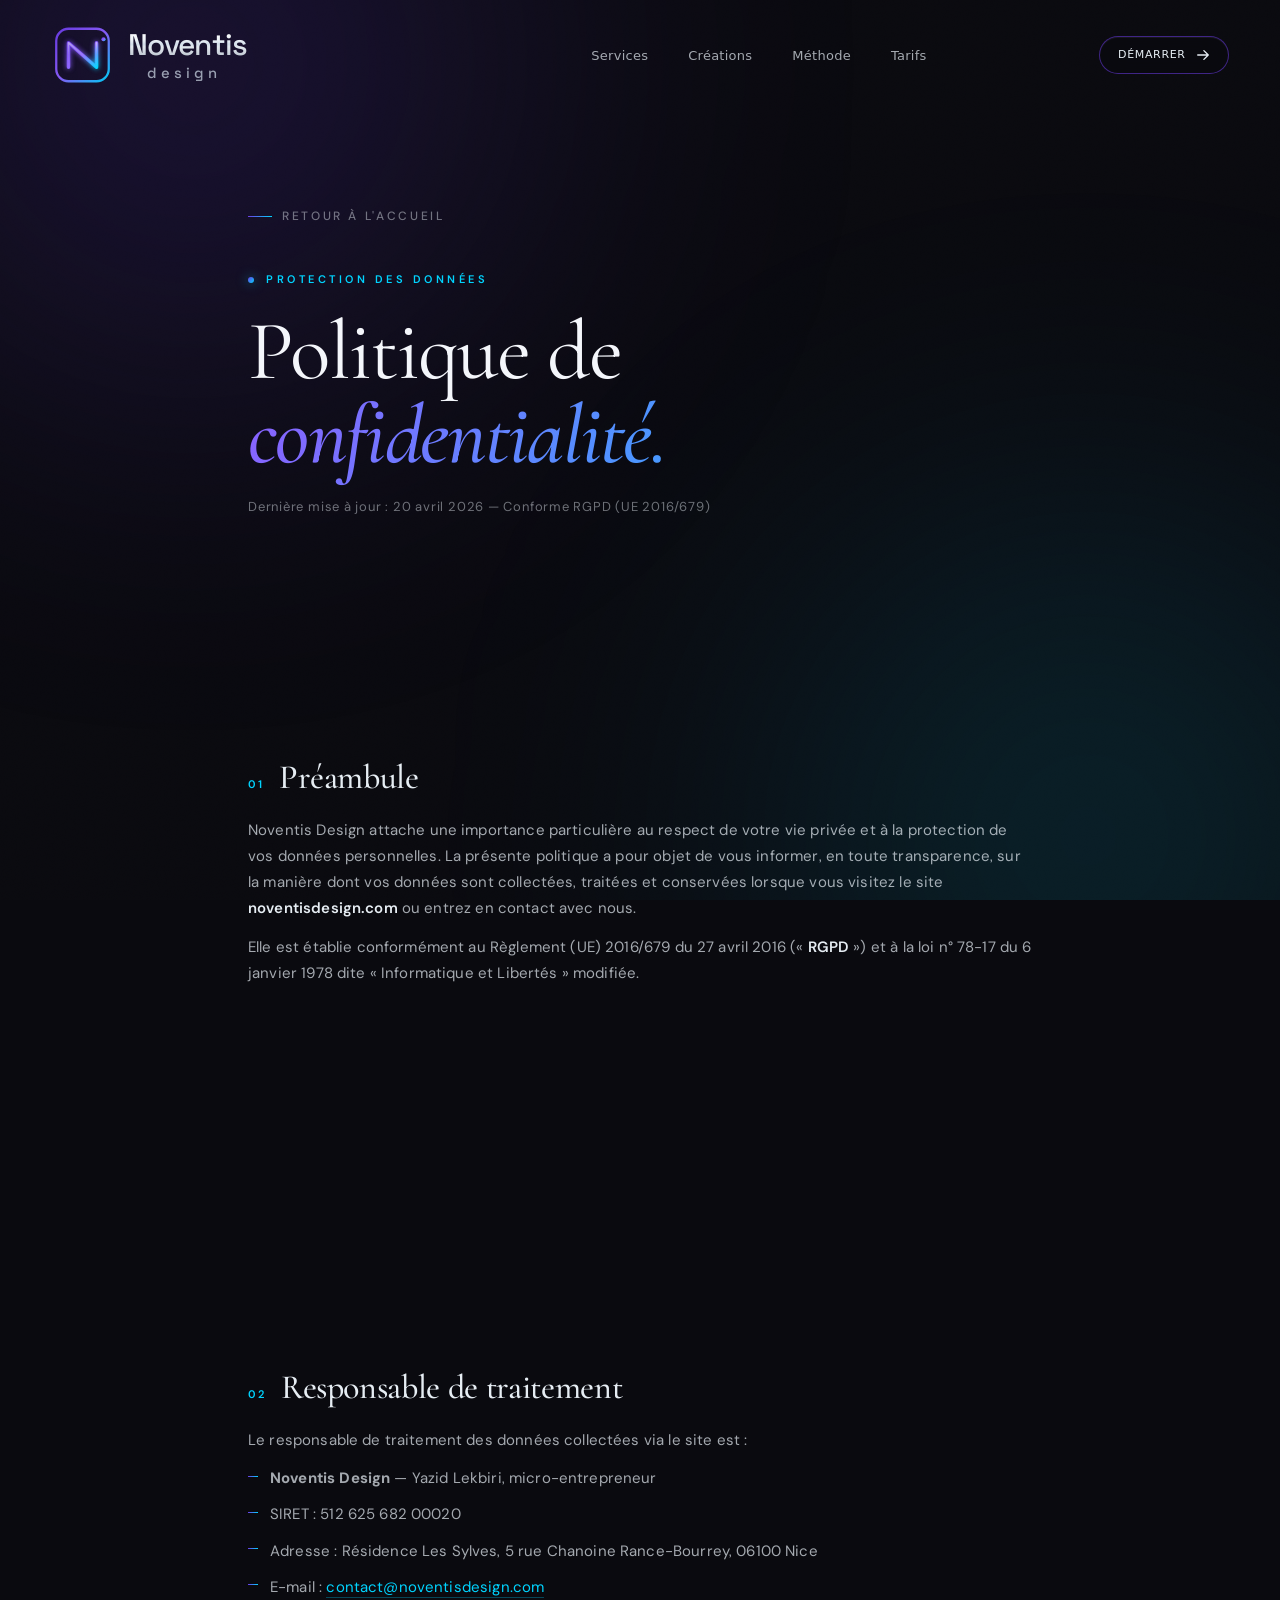
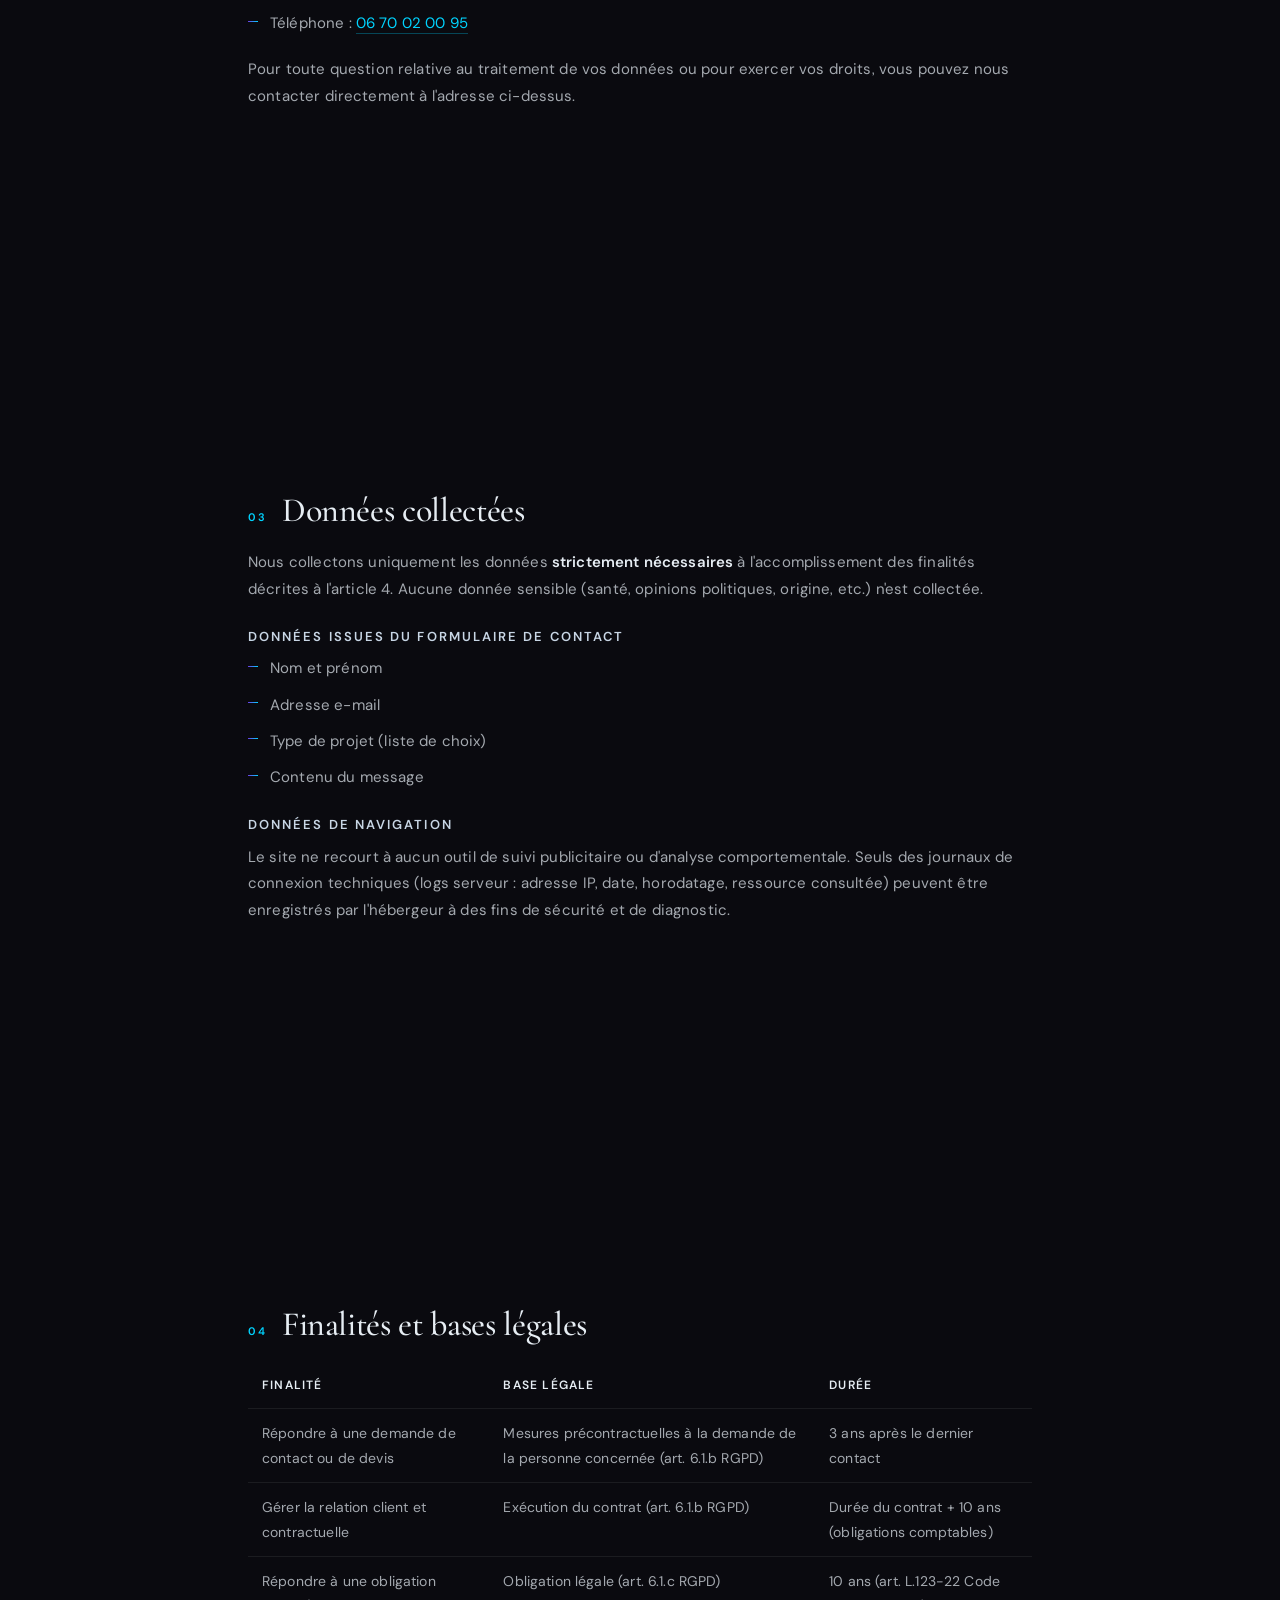
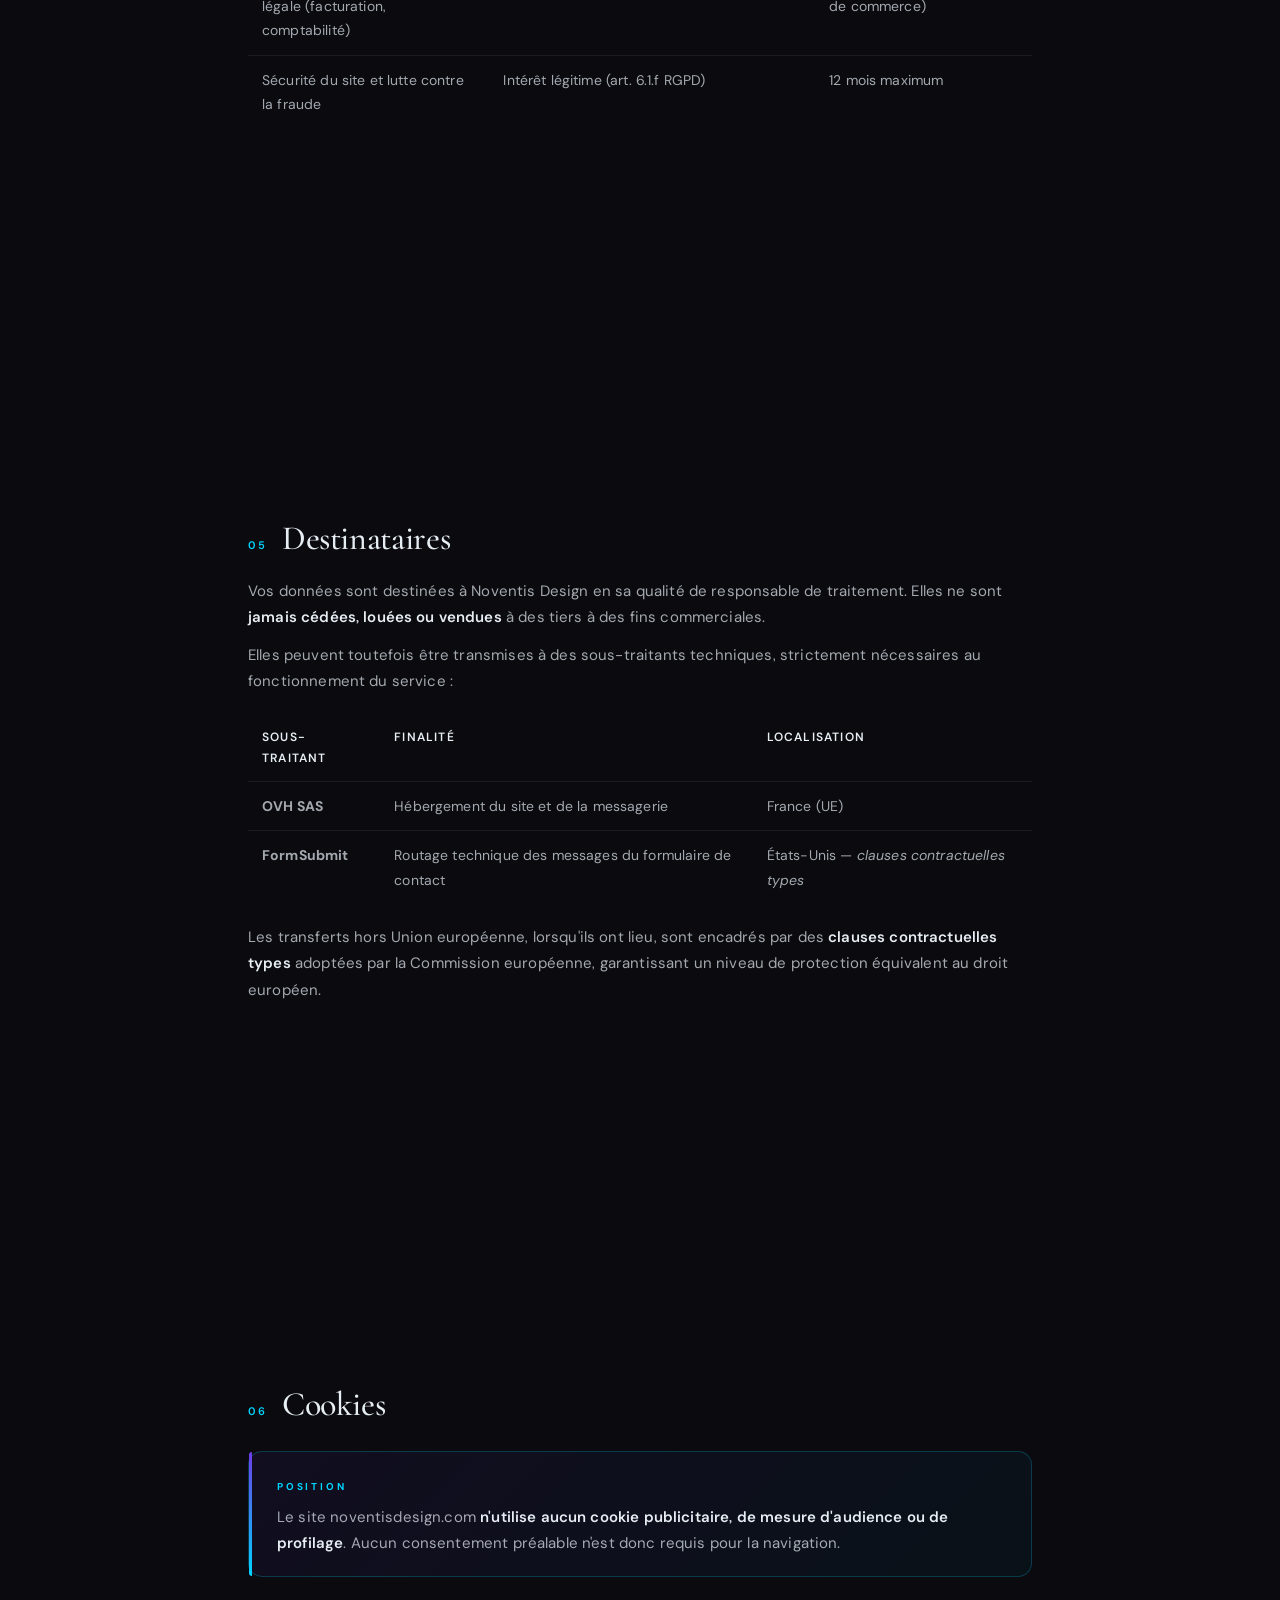
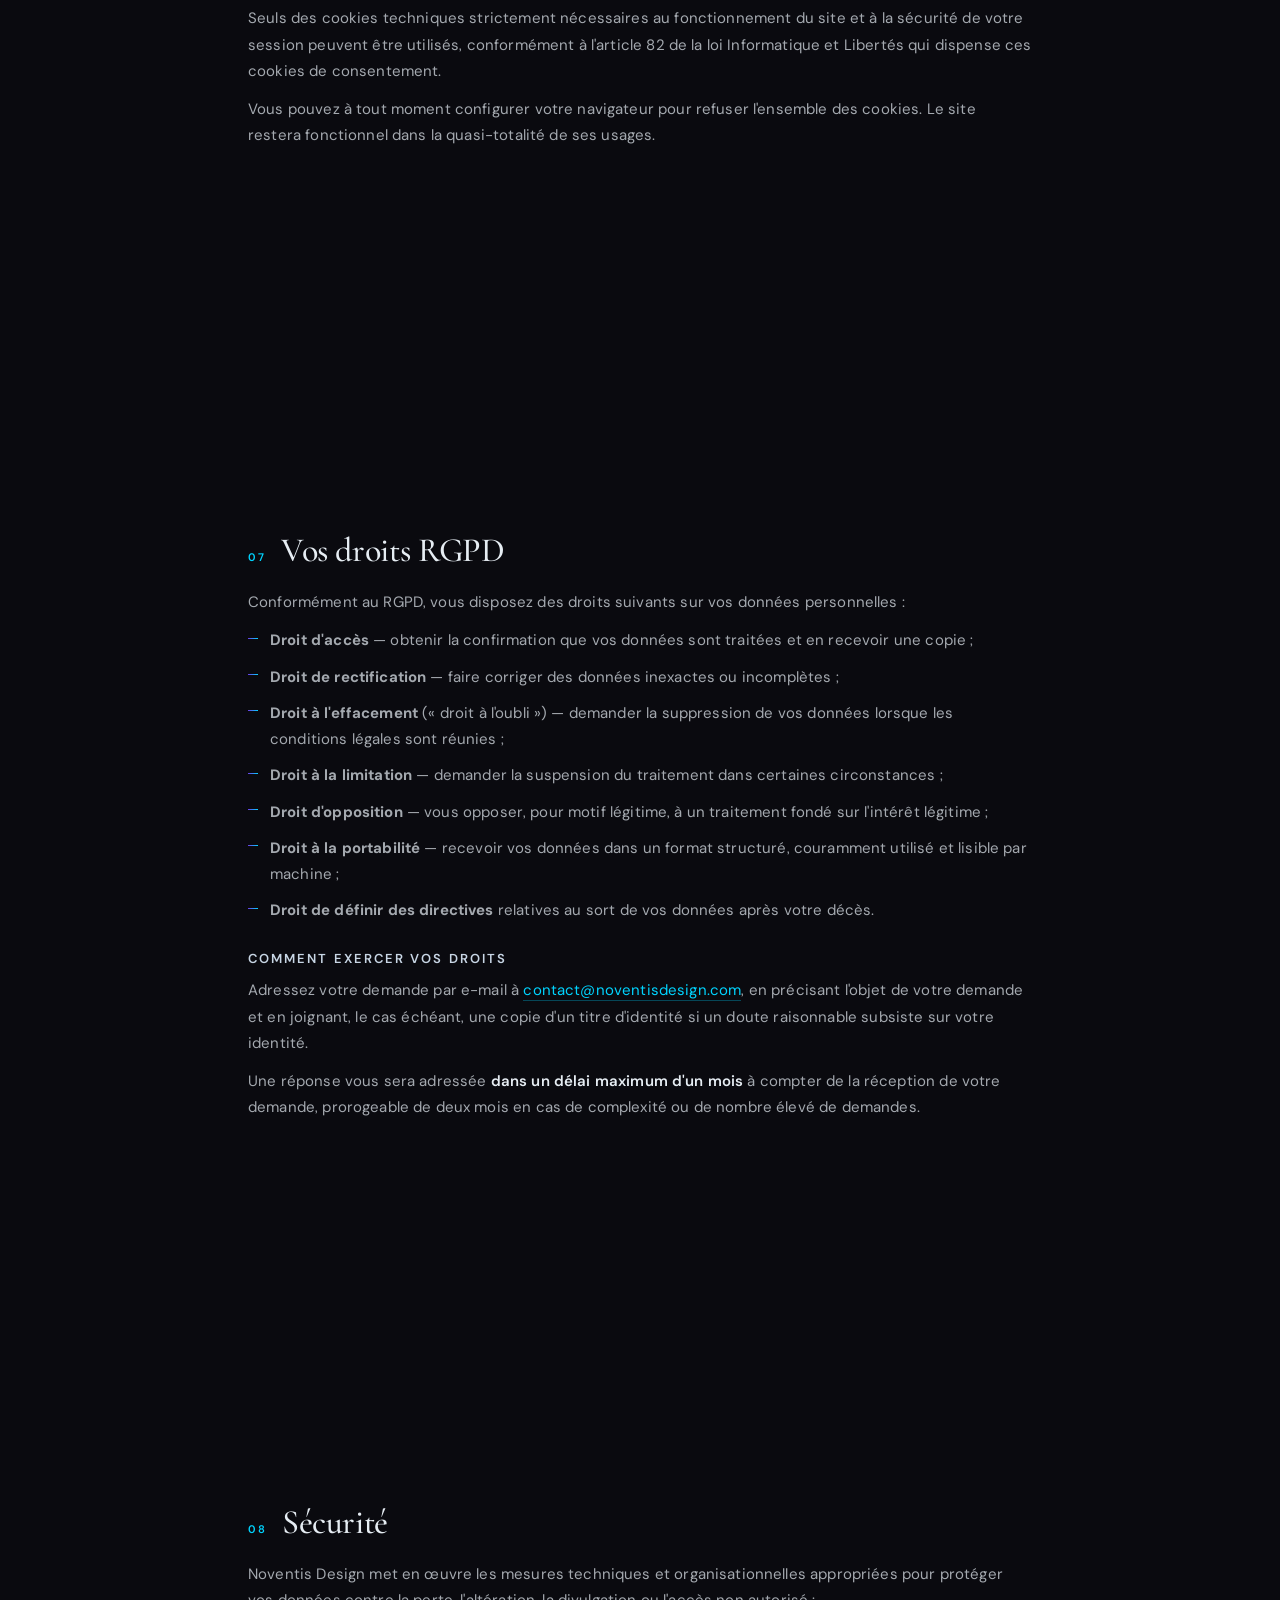
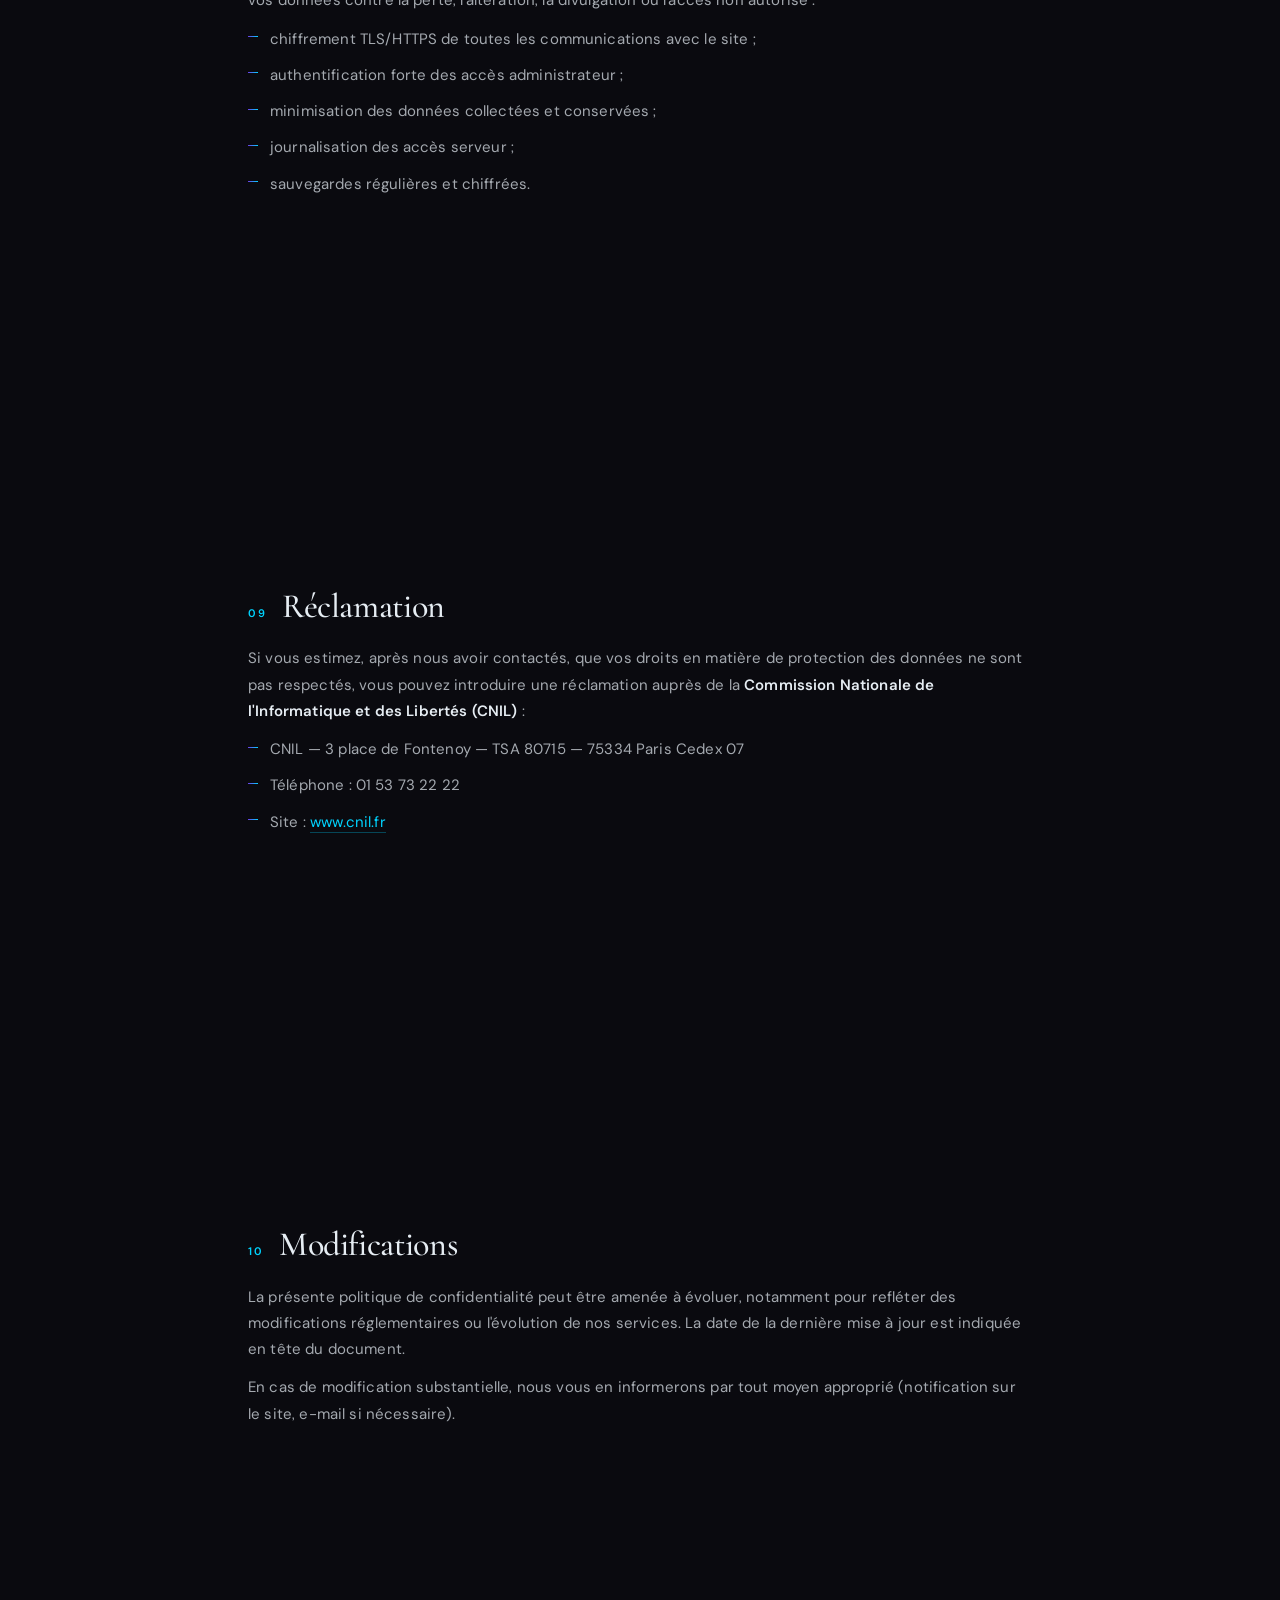
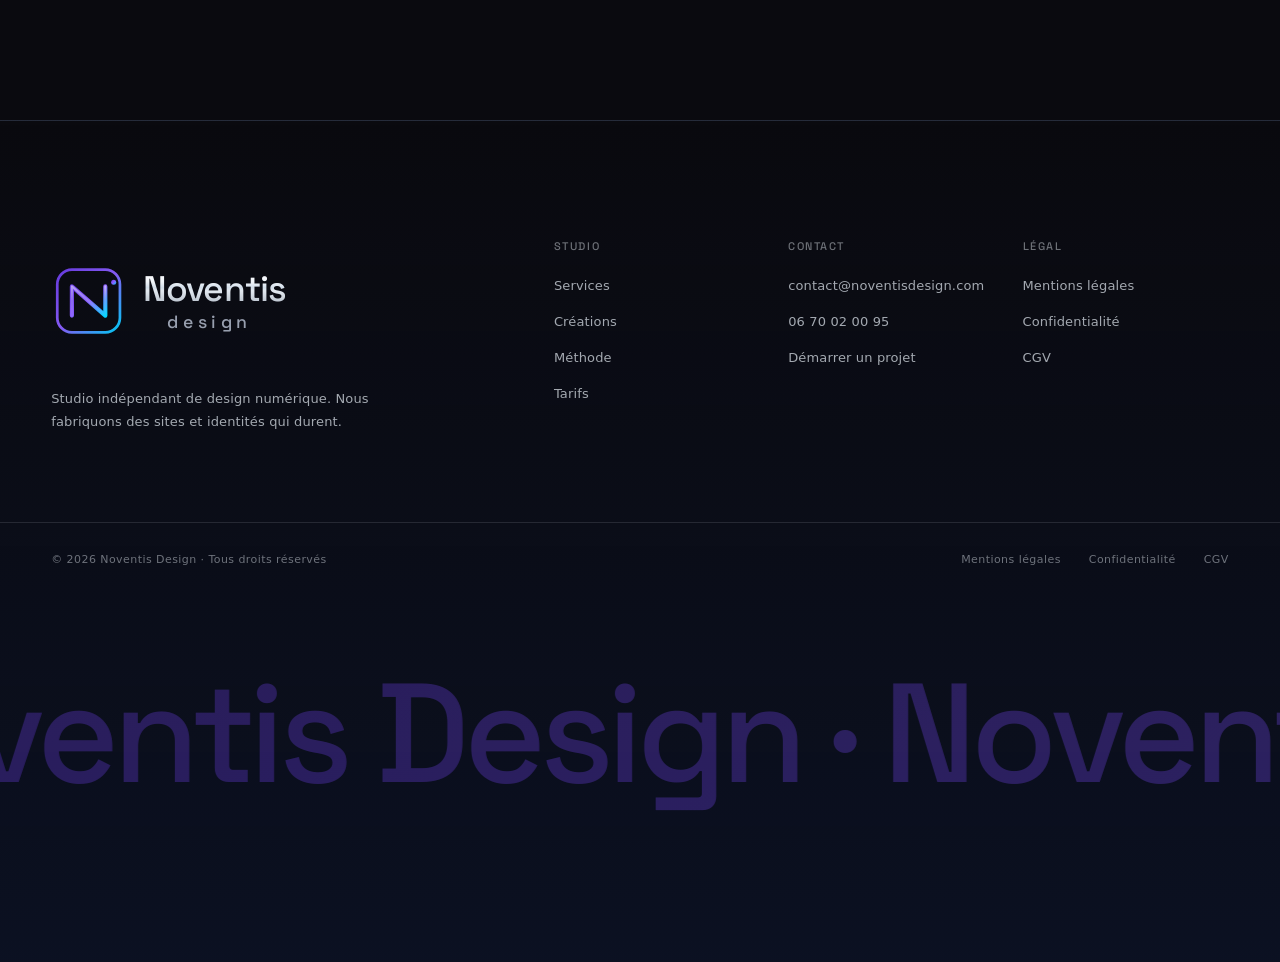
<file: confidentialite.html>
<!doctype html>
<html lang="fr">
<head>
  <meta charset="utf-8" />
  <meta name="viewport" content="width=device-width, initial-scale=1, viewport-fit=cover" />
  <meta name="theme-color" content="#0a0a0f" />

  <title>Politique de confidentialité — Noventis Design</title>
  <meta name="description" content="Politique de confidentialité de Noventis Design — traitement des données, cookies, droits RGPD, contact." />
  <meta name="robots" content="noindex, follow" />
  <link rel="canonical" href="https://noventisdesign.com/confidentialite.html" />

  <link rel="icon" href="/favicon.svg" type="image/svg+xml" />

  <link rel="preconnect" href="https://fonts.googleapis.com" />
  <link rel="preconnect" href="https://fonts.gstatic.com" crossorigin />
  <link href="https://fonts.googleapis.com/css2?family=Cormorant+Garamond:ital,wght@0,400;0,500;0,600;1,400;1,500&family=DM+Sans:wght@300;400;500;600;700&family=Space+Grotesk:wght@300;400;500;600&display=swap" rel="stylesheet" />

  <link rel="stylesheet" href="css/style.css" />

  <svg width="0" height="0" style="position:absolute" aria-hidden="true">
    <defs>
      <linearGradient id="grad-nv" x1="0" y1="0" x2="1" y2="1">
        <stop offset="0%" stop-color="#6c3de8"/>
        <stop offset="50%" stop-color="#8b5fff"/>
        <stop offset="100%" stop-color="#00d4ff"/>
      </linearGradient>
      <linearGradient id="grad-silver" x1="0" y1="0" x2="0" y2="1">
        <stop offset="0%" stop-color="#ffffff" stop-opacity="0.85"/>
        <stop offset="50%" stop-color="#c8d6e5" stop-opacity="0.35"/>
        <stop offset="100%" stop-color="#ffffff" stop-opacity="0.08"/>
      </linearGradient>
      <linearGradient id="grad-silver-wordmark" x1="0" y1="0" x2="0" y2="1">
        <stop offset="0%"  stop-color="#ffffff"/>
        <stop offset="35%" stop-color="#eef3f8"/>
        <stop offset="48%" stop-color="#c8d6e5"/>
        <stop offset="55%" stop-color="#dde4ec"/>
        <stop offset="100%" stop-color="#8b98a8"/>
      </linearGradient>
      <filter id="glow-nv" x="-50%" y="-50%" width="200%" height="200%">
        <feGaussianBlur stdDeviation="1.5" result="blur"/>
        <feMerge><feMergeNode in="blur"/><feMergeNode in="SourceGraphic"/></feMerge>
      </filter>
    </defs>
  </svg>

  <style>
    .legal-main { padding: clamp(140px, 16vw, 200px) 0 clamp(80px, 10vw, 140px); position: relative; z-index: 2; }
    .legal-wrap { max-width: 880px; margin: 0 auto; padding: 0 clamp(20px, 4vw, 48px); }
    .legal-back { display: inline-flex; align-items: center; gap: 10px; font-family: "DM Sans", sans-serif; font-size: 12px; font-weight: 500; letter-spacing: 0.22em; text-transform: uppercase; color: var(--argent-mute); text-decoration: none; margin-bottom: var(--space-6); transition: color 0.3s ease; }
    .legal-back:hover, .legal-back:focus-visible { color: var(--cyan); }
    .legal-back::before { content: ""; width: 24px; height: 1px; background: linear-gradient(90deg, var(--violet), var(--cyan)); }
    .legal-hero { margin-bottom: var(--space-8); }
    .legal-eyebrow { font-family: "DM Sans", sans-serif; font-size: 11px; font-weight: 600; letter-spacing: 0.32em; text-transform: uppercase; color: var(--cyan); display: inline-flex; align-items: center; gap: 12px; margin-bottom: var(--space-4); }
    .legal-eyebrow__mark { width: 6px; height: 6px; border-radius: 50%; background: linear-gradient(135deg, var(--violet), var(--cyan)); box-shadow: 0 0 12px rgba(0, 212, 255, 0.6); }
    .legal-hero h1 { font-family: "Cormorant Garamond", Georgia, serif; font-weight: 400; font-size: clamp(44px, 7.5vw, 84px); line-height: 1; letter-spacing: -0.02em; color: #f4f6fb; margin: 0 0 var(--space-4); }
    .legal-hero h1 em { font-style: italic; font-weight: 500; background: linear-gradient(120deg, var(--violet-bright) 0%, var(--cyan) 100%); background-size: 200% 200%; -webkit-background-clip: text; background-clip: text; -webkit-text-fill-color: transparent; animation: gradient-shift 8s ease-in-out infinite; }
    .legal-hero__meta { font-family: "DM Sans", sans-serif; font-size: 13px; color: var(--argent-mute); letter-spacing: 0.06em; }
    .legal-content { font-family: "DM Sans", ui-sans-serif, system-ui, sans-serif; font-size: 15px; line-height: 1.75; color: var(--argent-dim); }
    .legal-content section + section { margin-top: var(--space-7); }
    .legal-content h2 { font-family: "Cormorant Garamond", Georgia, serif; font-weight: 500; font-size: clamp(26px, 3vw, 34px); line-height: 1.1; letter-spacing: -0.01em; color: var(--argent); margin: 0 0 var(--space-4); display: flex; align-items: baseline; gap: 14px; }
    .legal-content h2 .legal-num { font-family: "DM Sans", sans-serif; font-size: 11px; font-weight: 600; letter-spacing: 0.22em; color: var(--cyan); text-transform: uppercase; white-space: nowrap; }
    .legal-content h3 { font-family: "DM Sans", sans-serif; font-weight: 600; font-size: 13px; letter-spacing: 0.16em; text-transform: uppercase; color: var(--argent-soft); margin: var(--space-5) 0 var(--space-3); }
    .legal-content p { margin: 0 0 var(--space-3); }
    .legal-content p strong { color: var(--argent); font-weight: 600; }
    .legal-content ul { list-style: none; padding: 0; margin: 0 0 var(--space-4); }
    .legal-content li { position: relative; padding-left: 22px; margin-bottom: 10px; }
    .legal-content li::before { content: ""; position: absolute; left: 0; top: 0.7em; width: 10px; height: 1px; background: linear-gradient(90deg, var(--violet), var(--cyan)); }
    .legal-content a { color: var(--cyan); text-decoration: none; border-bottom: 1px solid rgba(0, 212, 255, 0.3); transition: border-color 0.25s ease; }
    .legal-content a:hover, .legal-content a:focus-visible { border-bottom-color: var(--cyan); }
    .legal-callout { margin: var(--space-5) 0; padding: var(--space-4) var(--space-5); border: 1px solid rgba(0, 212, 255, 0.22); border-radius: 14px; background: linear-gradient(135deg, rgba(108, 61, 232, 0.08) 0%, rgba(0, 212, 255, 0.04) 100%); position: relative; }
    .legal-callout::before { content: ""; position: absolute; left: 0; top: 0; bottom: 0; width: 3px; border-radius: 14px 0 0 14px; background: linear-gradient(180deg, var(--violet), var(--cyan)); }
    .legal-callout p:last-child { margin-bottom: 0; }
    .legal-callout__label { display: inline-block; font-family: "DM Sans", sans-serif; font-size: 10px; font-weight: 700; letter-spacing: 0.28em; text-transform: uppercase; color: var(--cyan); margin-bottom: 8px; }
    .legal-placeholder { display: inline-block; padding: 1px 8px; border-radius: 4px; background: rgba(108, 61, 232, 0.10); border: 1px dashed rgba(139, 95, 255, 0.35); color: var(--violet-bright); font-size: 13px; font-weight: 500; }
    .legal-table { width: 100%; border-collapse: collapse; margin: var(--space-4) 0; font-size: 14px; }
    .legal-table th, .legal-table td { text-align: left; padding: 12px 14px; border-bottom: 1px solid rgba(230, 237, 243, 0.08); vertical-align: top; }
    .legal-table th { color: var(--argent); font-weight: 600; font-size: 12px; letter-spacing: 0.1em; text-transform: uppercase; }
    .legal-table tr:last-child td { border-bottom: none; }
  </style>
</head>

<body>
  <a class="skip-link" href="#legal-main">Aller au contenu</a>
  <canvas class="scene" data-scene aria-hidden="true"></canvas>
  <div class="aurora" aria-hidden="true"></div>
  <div class="noise" aria-hidden="true"></div>

  <header class="site-header" data-header>
    <div class="wrap site-header__inner">
      <a href="index.html" class="brand" aria-label="Noventis Design — accueil">
        <svg class="logo-svg" viewBox="0 0 210 40" xmlns="http://www.w3.org/2000/svg" aria-hidden="true">
          <g transform="translate(2, 4)">
            <rect x="1" y="1" width="30" height="30" rx="7" fill="none" stroke="url(#grad-nv)" stroke-width="1.3" opacity="0.95"/>
            <path d="M 8 23 L 8 9 L 24 23 L 24 9" fill="none" stroke="url(#grad-nv)" stroke-width="2" stroke-linecap="round" stroke-linejoin="round" filter="url(#glow-nv)"/>
            <path d="M 8 23 L 8 9 L 24 23 L 24 9" fill="none" stroke="url(#grad-silver)" stroke-width="1" stroke-linecap="round" stroke-linejoin="round" opacity="0.6"/>
            <circle cx="28" cy="7" r="1.2" fill="url(#grad-nv)"/>
          </g>
          <g transform="translate(44, 0)">
            <text x="0" y="20" font-family="Space Grotesk, Inter, sans-serif" font-size="17" font-weight="500" letter-spacing="-0.4" fill="url(#grad-silver-wordmark)">Noventis</text>
            <text x="0" y="20" font-family="Space Grotesk, Inter, sans-serif" font-size="17" font-weight="500" letter-spacing="-0.4" fill="#ffffff" opacity="0.18">Noventis</text>
            <text x="32" y="33" font-family="Space Grotesk, Inter, sans-serif" font-size="8.5" font-weight="500" letter-spacing="2.2" text-anchor="middle" fill="#a8b0c0" opacity="0.9">design</text>
          </g>
        </svg>
      </a>
      <nav class="nav" aria-label="Navigation principale">
        <ul class="nav__list">
          <li><a href="index.html#services">Services</a></li>
          <li><a href="index.html#creations">Créations</a></li>
          <li><a href="index.html#methode">Méthode</a></li>
          <li><a href="index.html#tarifs">Tarifs</a></li>
        </ul>
      </nav>
      <a href="index.html#contact" class="btn btn--primary btn--sm" data-magnetic>
        <span>Démarrer</span>
        <svg viewBox="0 0 16 16" width="14" height="14" aria-hidden="true"><path d="M2 8h12M9 3l5 5-5 5" fill="none" stroke="currentColor" stroke-width="1.6" stroke-linecap="round" stroke-linejoin="round"/></svg>
      </a>
      <button class="burger" type="button" aria-label="Ouvrir le menu" aria-expanded="false" data-burger>
        <span></span><span></span>
      </button>
    </div>
  </header>

  <div class="menu glass" data-menu aria-hidden="true">
    <nav class="menu__nav" aria-label="Menu mobile">
      <ul>
        <li><a href="index.html#services">Services</a></li>
        <li><a href="index.html#creations">Créations</a></li>
        <li><a href="index.html#methode">Méthode</a></li>
        <li><a href="index.html#tarifs">Tarifs</a></li>
        <li><a href="index.html#contact">Contact</a></li>
      </ul>
    </nav>
    <div class="menu__foot">
      <a href="mailto:contact@noventisdesign.com">contact@noventisdesign.com</a>
      <a href="tel:+33670020095">06 70 02 00 95</a>
    </div>
  </div>

  <main class="legal-main" id="legal-main">
    <div class="legal-wrap">
      <a href="index.html" class="legal-back">Retour à l'accueil</a>

      <header class="legal-hero">
        <p class="legal-eyebrow"><span class="legal-eyebrow__mark"></span> Protection des données</p>
        <h1>Politique de <em>confidentialité.</em></h1>
        <p class="legal-hero__meta">Dernière mise à jour : 20 avril 2026 — Conforme RGPD (UE 2016/679)</p>
      </header>

      <article class="legal-content">

        <section>
          <h2><span class="legal-num">01</span> Préambule</h2>
          <p>Noventis Design attache une importance particulière au respect de votre vie privée et à la protection de vos données personnelles. La présente politique a pour objet de vous informer, en toute transparence, sur la manière dont vos données sont collectées, traitées et conservées lorsque vous visitez le site <strong>noventisdesign.com</strong> ou entrez en contact avec nous.</p>
          <p>Elle est établie conformément au Règlement (UE) 2016/679 du 27 avril 2016 (« <strong>RGPD</strong> ») et à la loi n° 78-17 du 6 janvier 1978 dite « Informatique et Libertés » modifiée.</p>
        </section>

        <section>
          <h2><span class="legal-num">02</span> Responsable de traitement</h2>
          <p>Le responsable de traitement des données collectées via le site est&nbsp;:</p>
          <ul>
            <li><strong>Noventis Design</strong> — Yazid Lekbiri, micro-entrepreneur</li>
            <li>SIRET : 512 625 682 00020</li>
            <li>Adresse : Résidence Les Sylves, 5 rue Chanoine Rance-Bourrey, 06100 Nice</li>
            <li>E-mail : <a href="mailto:contact@noventisdesign.com">contact@noventisdesign.com</a></li>
            <li>Téléphone : <a href="tel:+33670020095">06 70 02 00 95</a></li>
          </ul>
          <p>Pour toute question relative au traitement de vos données ou pour exercer vos droits, vous pouvez nous contacter directement à l'adresse ci-dessus.</p>
        </section>

        <section>
          <h2><span class="legal-num">03</span> Données collectées</h2>
          <p>Nous collectons uniquement les données <strong>strictement nécessaires</strong> à l'accomplissement des finalités décrites à l'article 4. Aucune donnée sensible (santé, opinions politiques, origine, etc.) n'est collectée.</p>

          <h3>Données issues du formulaire de contact</h3>
          <ul>
            <li>Nom et prénom</li>
            <li>Adresse e-mail</li>
            <li>Type de projet (liste de choix)</li>
            <li>Contenu du message</li>
          </ul>

          <h3>Données de navigation</h3>
          <p>Le site ne recourt à aucun outil de suivi publicitaire ou d'analyse comportementale. Seuls des journaux de connexion techniques (logs serveur : adresse IP, date, horodatage, ressource consultée) peuvent être enregistrés par l'hébergeur à des fins de sécurité et de diagnostic.</p>
        </section>

        <section>
          <h2><span class="legal-num">04</span> Finalités et bases légales</h2>

          <table class="legal-table">
            <thead>
              <tr><th>Finalité</th><th>Base légale</th><th>Durée</th></tr>
            </thead>
            <tbody>
              <tr>
                <td>Répondre à une demande de contact ou de devis</td>
                <td>Mesures précontractuelles à la demande de la personne concernée (art. 6.1.b RGPD)</td>
                <td>3 ans après le dernier contact</td>
              </tr>
              <tr>
                <td>Gérer la relation client et contractuelle</td>
                <td>Exécution du contrat (art. 6.1.b RGPD)</td>
                <td>Durée du contrat + 10 ans (obligations comptables)</td>
              </tr>
              <tr>
                <td>Répondre à une obligation légale (facturation, comptabilité)</td>
                <td>Obligation légale (art. 6.1.c RGPD)</td>
                <td>10 ans (art. L.123-22 Code de commerce)</td>
              </tr>
              <tr>
                <td>Sécurité du site et lutte contre la fraude</td>
                <td>Intérêt légitime (art. 6.1.f RGPD)</td>
                <td>12 mois maximum</td>
              </tr>
            </tbody>
          </table>
        </section>

        <section>
          <h2><span class="legal-num">05</span> Destinataires</h2>
          <p>Vos données sont destinées à Noventis Design en sa qualité de responsable de traitement. Elles ne sont <strong>jamais cédées, louées ou vendues</strong> à des tiers à des fins commerciales.</p>
          <p>Elles peuvent toutefois être transmises à des sous-traitants techniques, strictement nécessaires au fonctionnement du service&nbsp;:</p>

          <table class="legal-table">
            <thead>
              <tr><th>Sous-traitant</th><th>Finalité</th><th>Localisation</th></tr>
            </thead>
            <tbody>
              <tr>
                <td><strong>OVH SAS</strong></td>
                <td>Hébergement du site et de la messagerie</td>
                <td>France (UE)</td>
              </tr>
              <tr>
                <td><strong>FormSubmit</strong></td>
                <td>Routage technique des messages du formulaire de contact</td>
                <td>États-Unis — <em>clauses contractuelles types</em></td>
              </tr>
            </tbody>
          </table>

          <p>Les transferts hors Union européenne, lorsqu'ils ont lieu, sont encadrés par des <strong>clauses contractuelles types</strong> adoptées par la Commission européenne, garantissant un niveau de protection équivalent au droit européen.</p>
        </section>

        <section>
          <h2><span class="legal-num">06</span> Cookies</h2>

          <div class="legal-callout">
            <span class="legal-callout__label">Position</span>
            <p>Le site noventisdesign.com <strong>n'utilise aucun cookie publicitaire, de mesure d'audience ou de profilage</strong>. Aucun consentement préalable n'est donc requis pour la navigation.</p>
          </div>

          <p>Seuls des cookies techniques strictement nécessaires au fonctionnement du site et à la sécurité de votre session peuvent être utilisés, conformément à l'article 82 de la loi Informatique et Libertés qui dispense ces cookies de consentement.</p>
          <p>Vous pouvez à tout moment configurer votre navigateur pour refuser l'ensemble des cookies. Le site restera fonctionnel dans la quasi-totalité de ses usages.</p>
        </section>

        <section>
          <h2><span class="legal-num">07</span> Vos droits RGPD</h2>
          <p>Conformément au RGPD, vous disposez des droits suivants sur vos données personnelles&nbsp;:</p>
          <ul>
            <li><strong>Droit d'accès</strong> — obtenir la confirmation que vos données sont traitées et en recevoir une copie ;</li>
            <li><strong>Droit de rectification</strong> — faire corriger des données inexactes ou incomplètes ;</li>
            <li><strong>Droit à l'effacement</strong> (« droit à l'oubli ») — demander la suppression de vos données lorsque les conditions légales sont réunies ;</li>
            <li><strong>Droit à la limitation</strong> — demander la suspension du traitement dans certaines circonstances ;</li>
            <li><strong>Droit d'opposition</strong> — vous opposer, pour motif légitime, à un traitement fondé sur l'intérêt légitime ;</li>
            <li><strong>Droit à la portabilité</strong> — recevoir vos données dans un format structuré, couramment utilisé et lisible par machine ;</li>
            <li><strong>Droit de définir des directives</strong> relatives au sort de vos données après votre décès.</li>
          </ul>

          <h3>Comment exercer vos droits</h3>
          <p>Adressez votre demande par e-mail à <a href="mailto:contact@noventisdesign.com">contact@noventisdesign.com</a>, en précisant l'objet de votre demande et en joignant, le cas échéant, une copie d'un titre d'identité si un doute raisonnable subsiste sur votre identité.</p>
          <p>Une réponse vous sera adressée <strong>dans un délai maximum d'un mois</strong> à compter de la réception de votre demande, prorogeable de deux mois en cas de complexité ou de nombre élevé de demandes.</p>
        </section>

        <section>
          <h2><span class="legal-num">08</span> Sécurité</h2>
          <p>Noventis Design met en œuvre les mesures techniques et organisationnelles appropriées pour protéger vos données contre la perte, l'altération, la divulgation ou l'accès non autorisé&nbsp;:</p>
          <ul>
            <li>chiffrement TLS/HTTPS de toutes les communications avec le site ;</li>
            <li>authentification forte des accès administrateur ;</li>
            <li>minimisation des données collectées et conservées ;</li>
            <li>journalisation des accès serveur ;</li>
            <li>sauvegardes régulières et chiffrées.</li>
          </ul>
        </section>

        <section>
          <h2><span class="legal-num">09</span> Réclamation</h2>
          <p>Si vous estimez, après nous avoir contactés, que vos droits en matière de protection des données ne sont pas respectés, vous pouvez introduire une réclamation auprès de la <strong>Commission Nationale de l'Informatique et des Libertés (CNIL)</strong> :</p>
          <ul>
            <li>CNIL — 3 place de Fontenoy — TSA 80715 — 75334 Paris Cedex 07</li>
            <li>Téléphone : 01 53 73 22 22</li>
            <li>Site : <a href="https://www.cnil.fr" target="_blank" rel="noopener">www.cnil.fr</a></li>
          </ul>
        </section>

        <section>
          <h2><span class="legal-num">10</span> Modifications</h2>
          <p>La présente politique de confidentialité peut être amenée à évoluer, notamment pour refléter des modifications réglementaires ou l'évolution de nos services. La date de la dernière mise à jour est indiquée en tête du document.</p>
          <p>En cas de modification substantielle, nous vous en informerons par tout moyen approprié (notification sur le site, e-mail si nécessaire).</p>
        </section>

      </article>
    </div>
  </main>

  <footer class="site-footer">
    <div class="wrap site-footer__top">
      <div class="site-footer__brand">
        <a href="index.html" class="brand" aria-label="Noventis Design">
          <svg class="logo-svg logo-svg--footer" viewBox="0 0 210 40" xmlns="http://www.w3.org/2000/svg" aria-hidden="true">
            <g transform="translate(2, 4)">
              <rect x="1" y="1" width="30" height="30" rx="7" fill="none" stroke="url(#grad-nv)" stroke-width="1.3" opacity="0.95"/>
              <path d="M 8 23 L 8 9 L 24 23 L 24 9" fill="none" stroke="url(#grad-nv)" stroke-width="2" stroke-linecap="round" stroke-linejoin="round"/>
              <path d="M 8 23 L 8 9 L 24 23 L 24 9" fill="none" stroke="url(#grad-silver)" stroke-width="1" stroke-linecap="round" stroke-linejoin="round" opacity="0.6"/>
              <circle cx="28" cy="7" r="1.2" fill="url(#grad-nv)"/>
            </g>
            <g transform="translate(44, 0)">
              <text x="0" y="20" font-family="Space Grotesk, Inter, sans-serif" font-size="17" font-weight="500" letter-spacing="-0.4" fill="url(#grad-silver-wordmark)">Noventis</text>
              <text x="0" y="20" font-family="Space Grotesk, Inter, sans-serif" font-size="17" font-weight="500" letter-spacing="-0.4" fill="#ffffff" opacity="0.18">Noventis</text>
              <text x="32" y="33" font-family="Space Grotesk, Inter, sans-serif" font-size="8.5" font-weight="500" letter-spacing="2.2" text-anchor="middle" fill="#a8b0c0" opacity="0.9">design</text>
            </g>
          </svg>
        </a>
        <p>Studio indépendant de design numérique. Nous fabriquons des sites et identités qui durent.</p>
      </div>

      <nav class="site-footer__nav" aria-label="Pied de page">
        <div>
          <h4>Studio</h4>
          <ul>
            <li><a href="index.html#services">Services</a></li>
            <li><a href="index.html#creations">Créations</a></li>
            <li><a href="index.html#methode">Méthode</a></li>
            <li><a href="index.html#tarifs">Tarifs</a></li>
          </ul>
        </div>
        <div>
          <h4>Contact</h4>
          <ul>
            <li><a href="mailto:contact@noventisdesign.com">contact@noventisdesign.com</a></li>
            <li><a href="tel:+33670020095">06 70 02 00 95</a></li>
            <li><a href="index.html#contact">Démarrer un projet</a></li>
          </ul>
        </div>
        <div>
          <h4>Légal</h4>
          <ul>
            <li><a href="mentions-legales.html">Mentions légales</a></li>
            <li><a href="confidentialite.html">Confidentialité</a></li>
            <li><a href="cgv.html">CGV</a></li>
          </ul>
        </div>
      </nav>
    </div>

    <div class="wrap site-footer__bottom">
      <p>&copy; 2026 Noventis Design · Tous droits réservés</p>
      <ul>
        <li><a href="mentions-legales.html">Mentions légales</a></li>
        <li><a href="confidentialite.html">Confidentialité</a></li>
        <li><a href="cgv.html">CGV</a></li>
      </ul>
    </div>

    <div class="site-footer__big" aria-hidden="true">
      <span data-marquee-slow>Noventis Design &middot; Noventis Design &middot; Noventis Design &middot;</span>
    </div>
  </footer>

  <script src="https://cdn.jsdelivr.net/npm/gsap@3.12.5/dist/gsap.min.js" defer></script>
  <script src="js/main.js" defer></script>
  <script type="module" src="js/scene.js"></script>
</body>
</html>
</file>
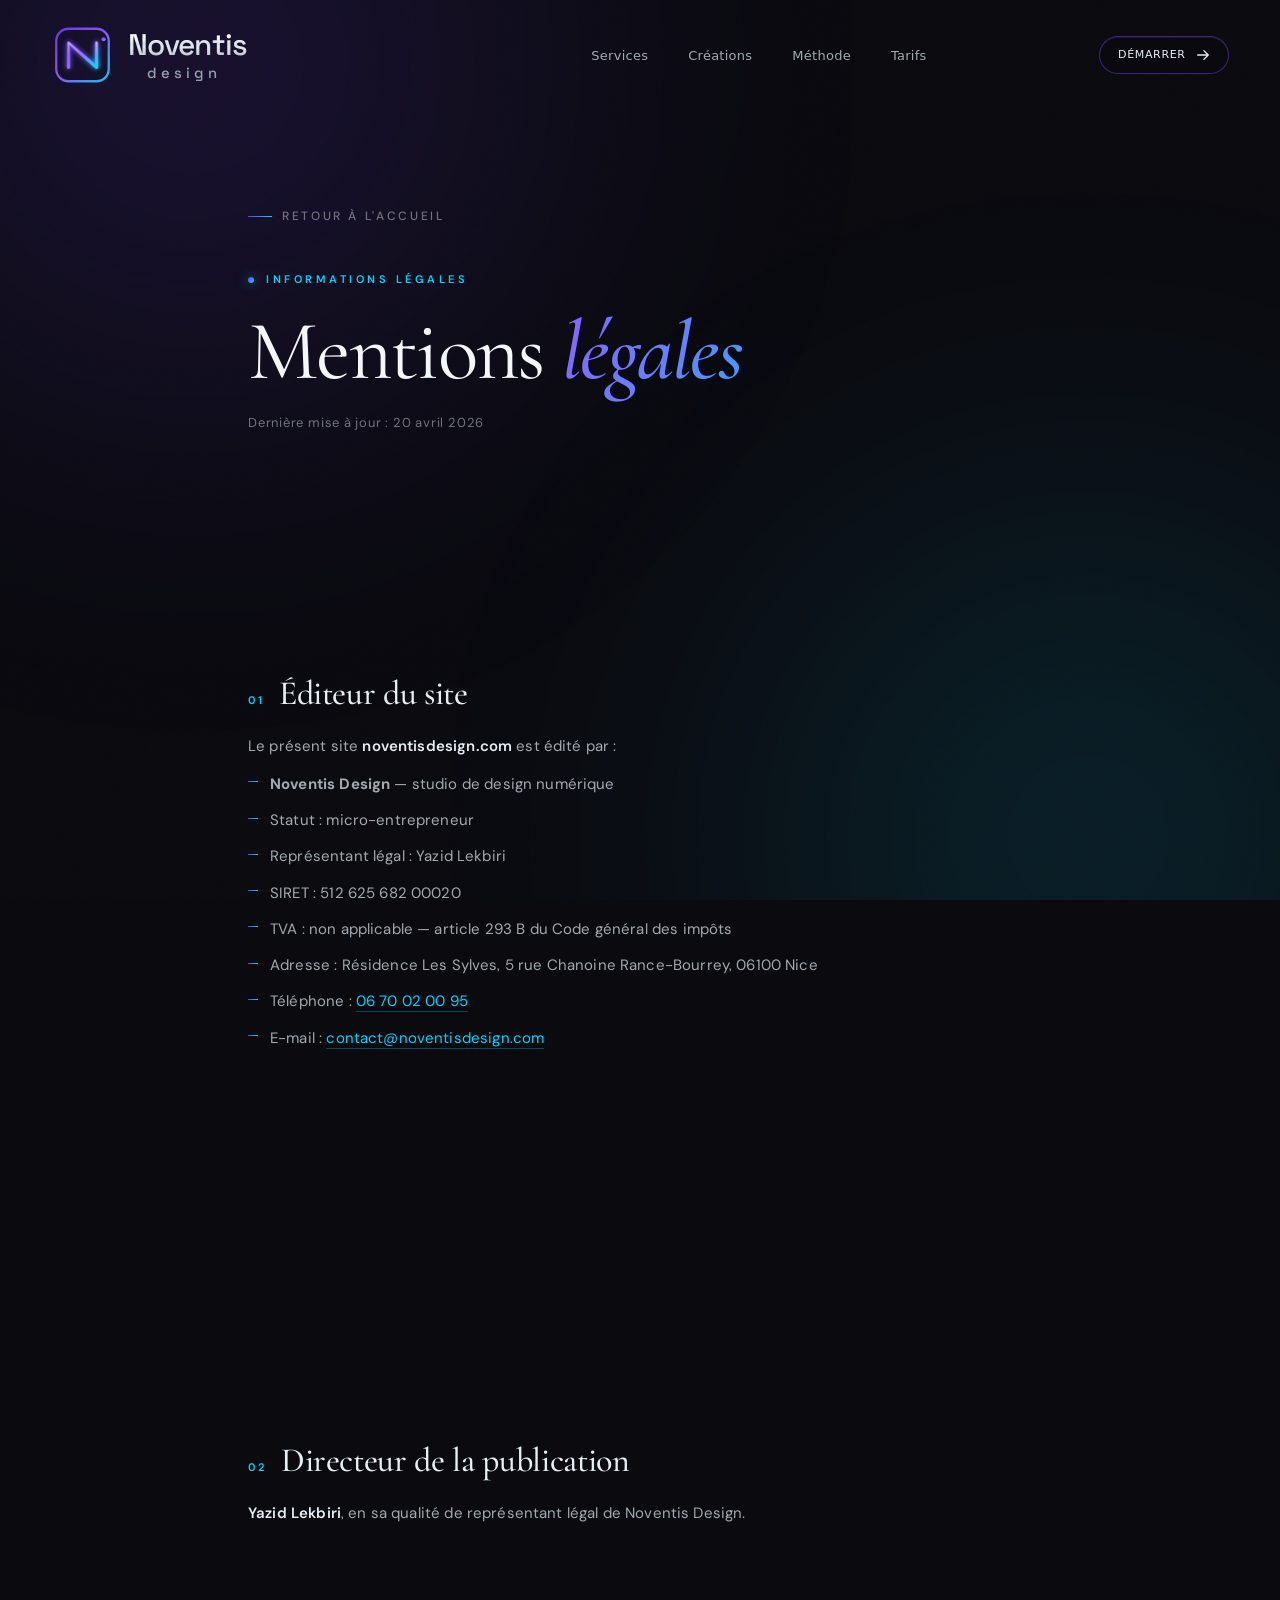
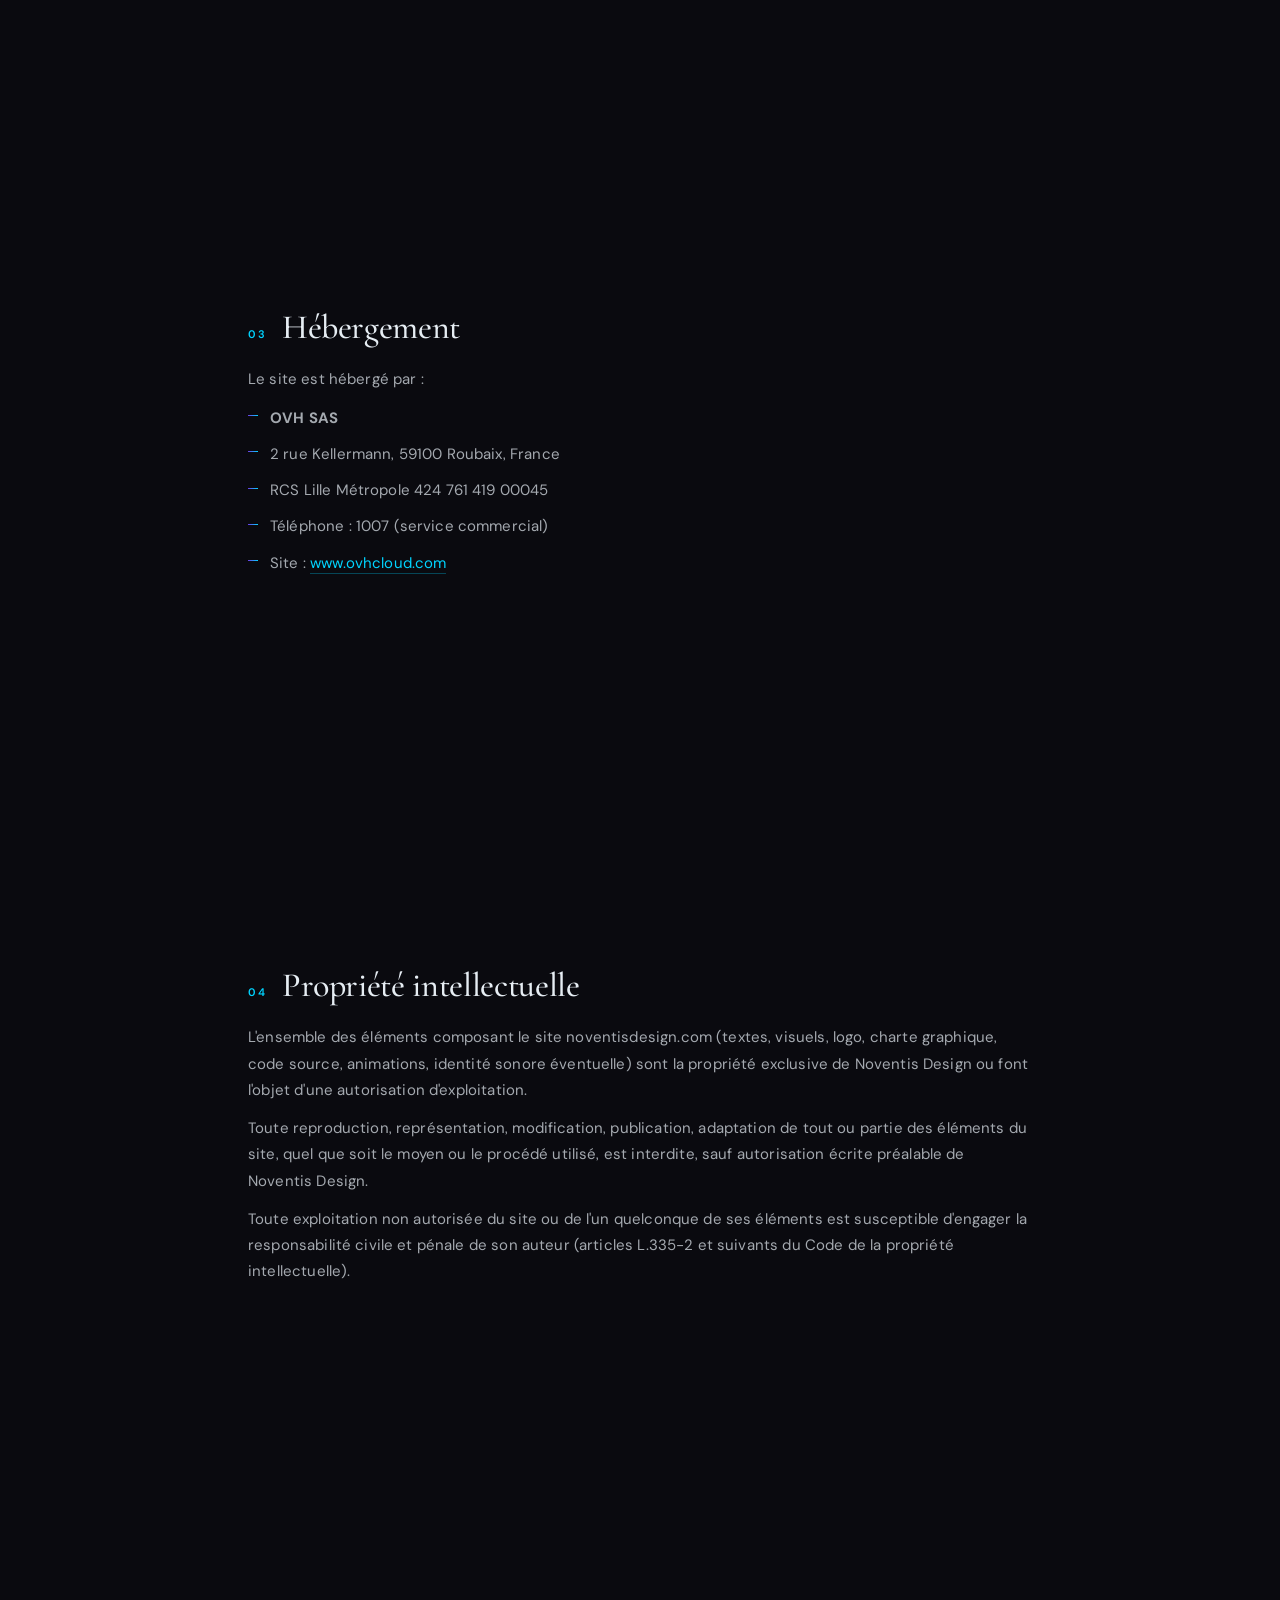
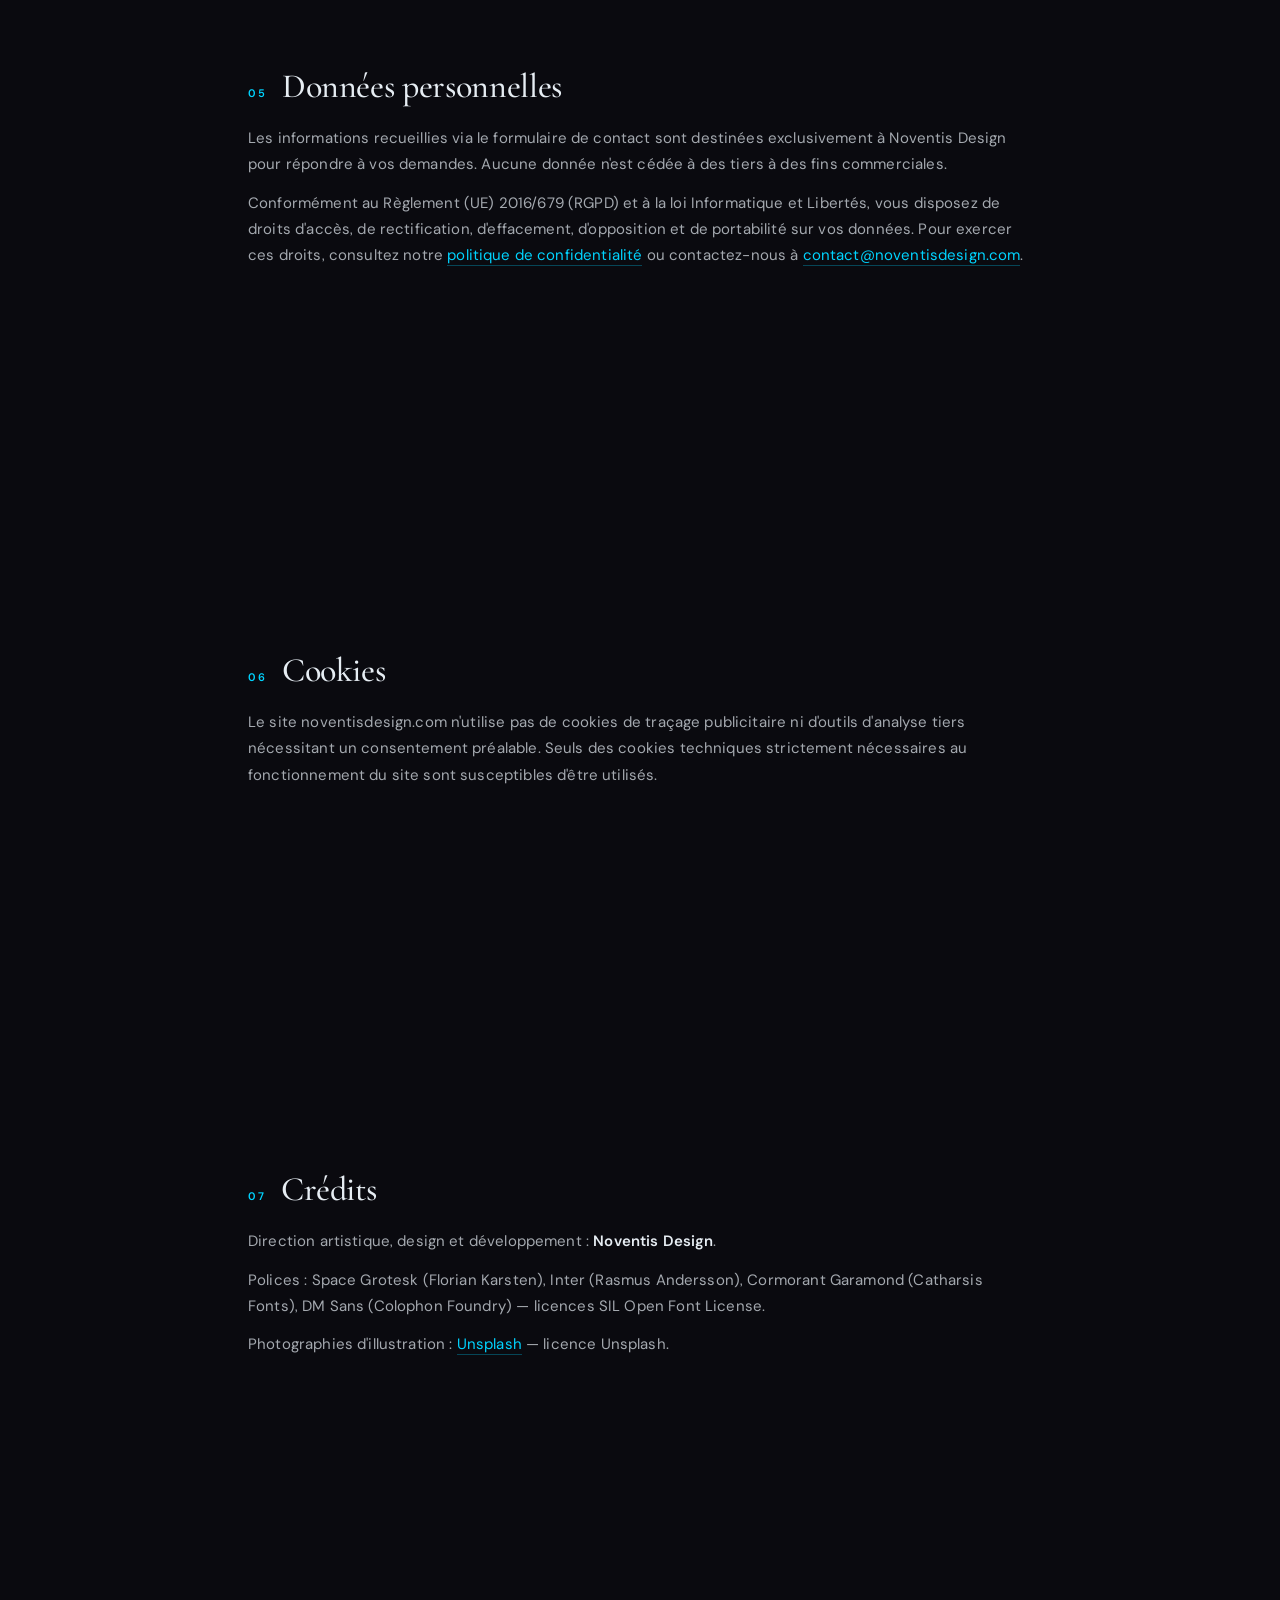
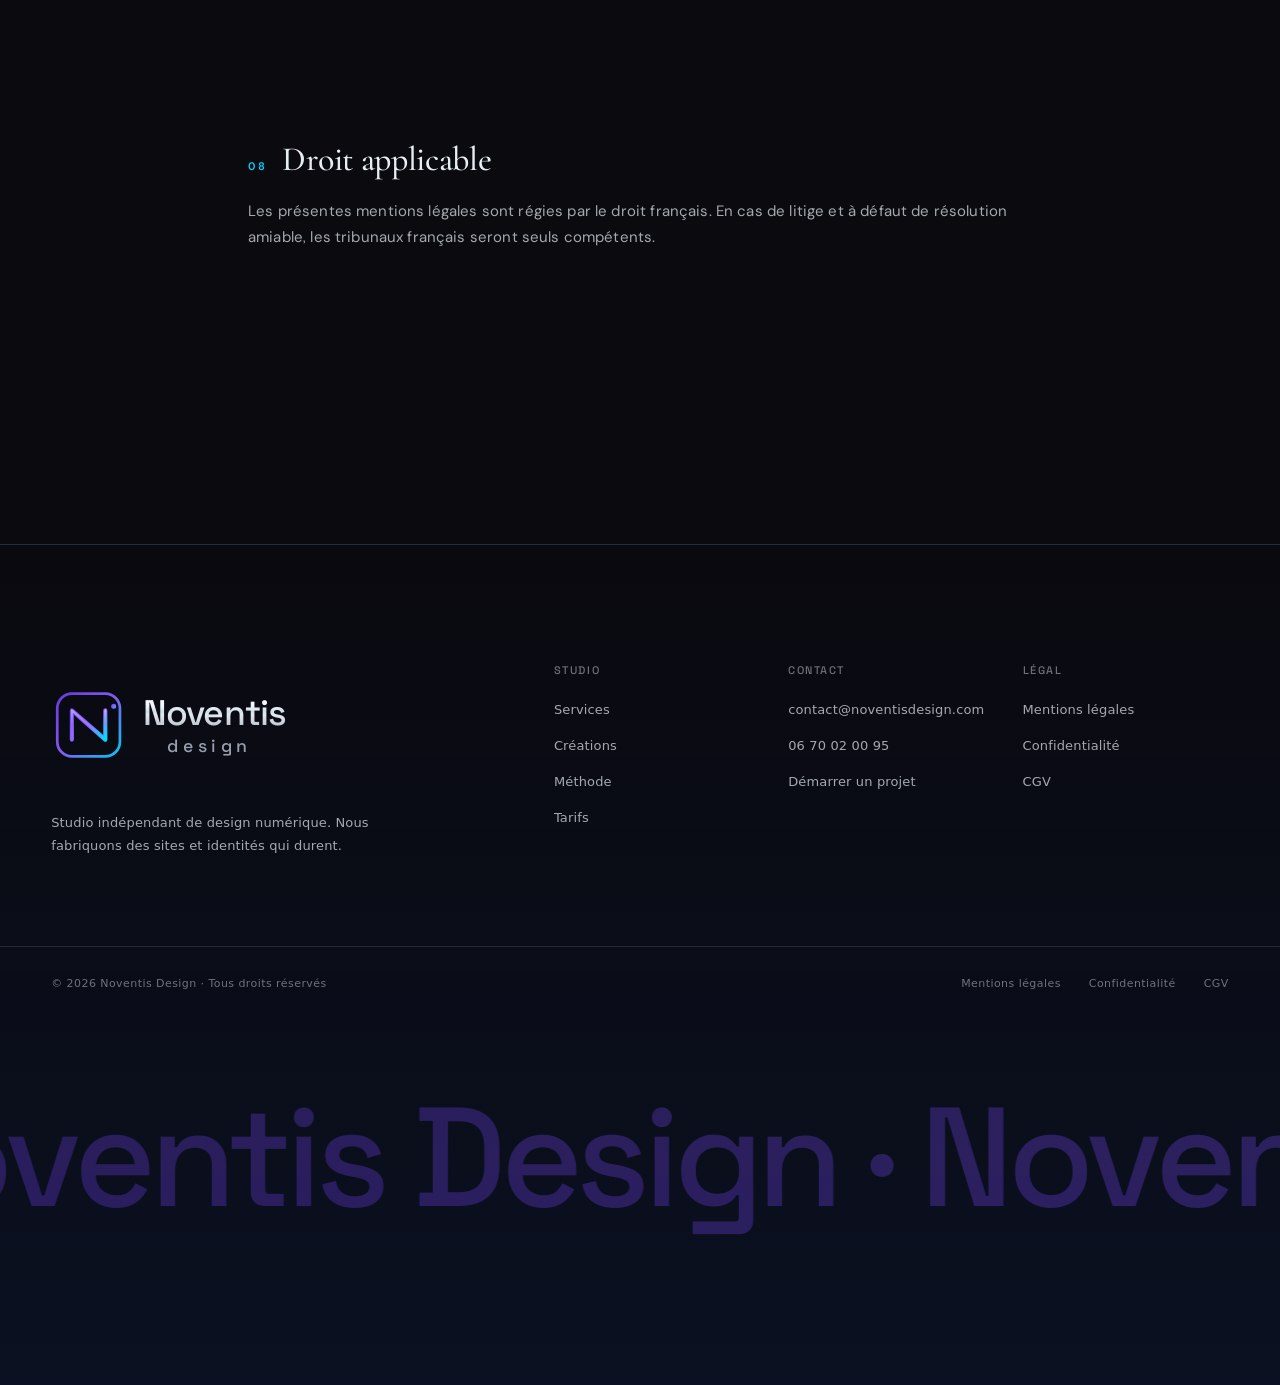
<file: mentions-legales.html>
<!doctype html>
<html lang="fr">
<head>
  <meta charset="utf-8" />
  <meta name="viewport" content="width=device-width, initial-scale=1, viewport-fit=cover" />
  <meta name="theme-color" content="#0a0a0f" />

  <title>Mentions légales — Noventis Design</title>
  <meta name="description" content="Mentions légales du site noventisdesign.com — éditeur, hébergeur, propriété intellectuelle, contact." />
  <meta name="robots" content="noindex, follow" />
  <link rel="canonical" href="https://noventisdesign.com/mentions-legales.html" />

  <link rel="icon" href="/favicon.svg" type="image/svg+xml" />

  <link rel="preconnect" href="https://fonts.googleapis.com" />
  <link rel="preconnect" href="https://fonts.gstatic.com" crossorigin />
  <link href="https://fonts.googleapis.com/css2?family=Cormorant+Garamond:ital,wght@0,400;0,500;0,600;1,400;1,500&family=DM+Sans:wght@300;400;500;600;700&family=Space+Grotesk:wght@300;400;500;600&display=swap" rel="stylesheet" />

  <link rel="stylesheet" href="css/style.css" />

  <svg width="0" height="0" style="position:absolute" aria-hidden="true">
    <defs>
      <linearGradient id="grad-nv" x1="0" y1="0" x2="1" y2="1">
        <stop offset="0%" stop-color="#6c3de8"/>
        <stop offset="50%" stop-color="#8b5fff"/>
        <stop offset="100%" stop-color="#00d4ff"/>
      </linearGradient>
      <linearGradient id="grad-silver" x1="0" y1="0" x2="0" y2="1">
        <stop offset="0%" stop-color="#ffffff" stop-opacity="0.85"/>
        <stop offset="50%" stop-color="#c8d6e5" stop-opacity="0.35"/>
        <stop offset="100%" stop-color="#ffffff" stop-opacity="0.08"/>
      </linearGradient>
      <linearGradient id="grad-silver-wordmark" x1="0" y1="0" x2="0" y2="1">
        <stop offset="0%"  stop-color="#ffffff"/>
        <stop offset="35%" stop-color="#eef3f8"/>
        <stop offset="48%" stop-color="#c8d6e5"/>
        <stop offset="55%" stop-color="#dde4ec"/>
        <stop offset="100%" stop-color="#8b98a8"/>
      </linearGradient>
      <filter id="glow-nv" x="-50%" y="-50%" width="200%" height="200%">
        <feGaussianBlur stdDeviation="1.5" result="blur"/>
        <feMerge><feMergeNode in="blur"/><feMergeNode in="SourceGraphic"/></feMerge>
      </filter>
    </defs>
  </svg>

  <style>
    /* ===== Legal pages — Cormorant Garamond + DM Sans ===== */
    .legal-main {
      padding: clamp(140px, 16vw, 200px) 0 clamp(80px, 10vw, 140px);
      position: relative;
      z-index: 2;
    }
    .legal-wrap {
      max-width: 880px;
      margin: 0 auto;
      padding: 0 clamp(20px, 4vw, 48px);
    }
    .legal-back {
      display: inline-flex;
      align-items: center;
      gap: 10px;
      font-family: "DM Sans", sans-serif;
      font-size: 12px;
      font-weight: 500;
      letter-spacing: 0.22em;
      text-transform: uppercase;
      color: var(--argent-mute);
      text-decoration: none;
      margin-bottom: var(--space-6);
      transition: color 0.3s ease;
    }
    .legal-back:hover, .legal-back:focus-visible { color: var(--cyan); }
    .legal-back::before {
      content: "";
      width: 24px;
      height: 1px;
      background: linear-gradient(90deg, var(--violet), var(--cyan));
    }
    .legal-hero { margin-bottom: var(--space-8); }
    .legal-eyebrow {
      font-family: "DM Sans", sans-serif;
      font-size: 11px;
      font-weight: 600;
      letter-spacing: 0.32em;
      text-transform: uppercase;
      color: var(--cyan);
      display: inline-flex;
      align-items: center;
      gap: 12px;
      margin-bottom: var(--space-4);
    }
    .legal-eyebrow__mark {
      width: 6px; height: 6px; border-radius: 50%;
      background: linear-gradient(135deg, var(--violet), var(--cyan));
      box-shadow: 0 0 12px rgba(0, 212, 255, 0.6);
    }
    .legal-hero h1 {
      font-family: "Cormorant Garamond", Georgia, serif;
      font-weight: 400;
      font-size: clamp(44px, 7.5vw, 84px);
      line-height: 1;
      letter-spacing: -0.02em;
      color: #f4f6fb;
      margin: 0 0 var(--space-4);
    }
    .legal-hero h1 em {
      font-style: italic;
      font-weight: 500;
      background: linear-gradient(120deg, var(--violet-bright) 0%, var(--cyan) 100%);
      background-size: 200% 200%;
      -webkit-background-clip: text;
      background-clip: text;
      -webkit-text-fill-color: transparent;
      animation: gradient-shift 8s ease-in-out infinite;
    }
    .legal-hero__meta {
      font-family: "DM Sans", sans-serif;
      font-size: 13px;
      color: var(--argent-mute);
      letter-spacing: 0.06em;
    }
    .legal-content {
      font-family: "DM Sans", ui-sans-serif, system-ui, sans-serif;
      font-size: 15px;
      line-height: 1.75;
      color: var(--argent-dim);
    }
    .legal-content section + section { margin-top: var(--space-7); }
    .legal-content h2 {
      font-family: "Cormorant Garamond", Georgia, serif;
      font-weight: 500;
      font-size: clamp(26px, 3vw, 34px);
      line-height: 1.1;
      letter-spacing: -0.01em;
      color: var(--argent);
      margin: 0 0 var(--space-4);
      display: flex;
      align-items: baseline;
      gap: 14px;
    }
    .legal-content h2 .legal-num {
      font-family: "DM Sans", sans-serif;
      font-size: 11px;
      font-weight: 600;
      letter-spacing: 0.22em;
      color: var(--cyan);
      text-transform: uppercase;
      white-space: nowrap;
    }
    .legal-content h3 {
      font-family: "DM Sans", sans-serif;
      font-weight: 600;
      font-size: 13px;
      letter-spacing: 0.16em;
      text-transform: uppercase;
      color: var(--argent-soft);
      margin: var(--space-5) 0 var(--space-3);
    }
    .legal-content p { margin: 0 0 var(--space-3); }
    .legal-content p strong { color: var(--argent); font-weight: 600; }
    .legal-content ul { list-style: none; padding: 0; margin: 0 0 var(--space-4); }
    .legal-content li {
      position: relative;
      padding-left: 22px;
      margin-bottom: 10px;
    }
    .legal-content li::before {
      content: "";
      position: absolute;
      left: 0; top: 0.7em;
      width: 10px; height: 1px;
      background: linear-gradient(90deg, var(--violet), var(--cyan));
    }
    .legal-content a {
      color: var(--cyan);
      text-decoration: none;
      border-bottom: 1px solid rgba(0, 212, 255, 0.3);
      transition: border-color 0.25s ease;
    }
    .legal-content a:hover, .legal-content a:focus-visible { border-bottom-color: var(--cyan); }
    .legal-placeholder {
      display: inline-block;
      padding: 1px 8px;
      border-radius: 4px;
      background: rgba(108, 61, 232, 0.10);
      border: 1px dashed rgba(139, 95, 255, 0.35);
      color: var(--violet-bright);
      font-size: 13px;
      font-weight: 500;
    }
    .legal-callout {
      margin: var(--space-5) 0;
      padding: var(--space-4) var(--space-5);
      border: 1px solid rgba(0, 212, 255, 0.22);
      border-radius: 14px;
      background:
        linear-gradient(135deg, rgba(108, 61, 232, 0.08) 0%, rgba(0, 212, 255, 0.04) 100%);
      position: relative;
    }
    .legal-callout p:last-child { margin-bottom: 0; }
  </style>
</head>

<body>
  <a class="skip-link" href="#legal-main">Aller au contenu</a>

  <canvas class="scene" data-scene aria-hidden="true"></canvas>
  <div class="aurora" aria-hidden="true"></div>
  <div class="noise" aria-hidden="true"></div>

  <!-- HEADER -->
  <header class="site-header" data-header>
    <div class="wrap site-header__inner">
      <a href="index.html" class="brand" aria-label="Noventis Design — accueil">
        <svg class="logo-svg" viewBox="0 0 210 40" xmlns="http://www.w3.org/2000/svg" aria-hidden="true">
          <g transform="translate(2, 4)">
            <rect x="1" y="1" width="30" height="30" rx="7" fill="none" stroke="url(#grad-nv)" stroke-width="1.3" opacity="0.95"/>
            <path d="M 8 23 L 8 9 L 24 23 L 24 9" fill="none" stroke="url(#grad-nv)" stroke-width="2" stroke-linecap="round" stroke-linejoin="round" filter="url(#glow-nv)"/>
            <path d="M 8 23 L 8 9 L 24 23 L 24 9" fill="none" stroke="url(#grad-silver)" stroke-width="1" stroke-linecap="round" stroke-linejoin="round" opacity="0.6"/>
            <circle cx="28" cy="7" r="1.2" fill="url(#grad-nv)"/>
          </g>
          <g transform="translate(44, 0)">
            <text x="0" y="20" font-family="Space Grotesk, Inter, sans-serif" font-size="17" font-weight="500" letter-spacing="-0.4" fill="url(#grad-silver-wordmark)">Noventis</text>
            <text x="0" y="20" font-family="Space Grotesk, Inter, sans-serif" font-size="17" font-weight="500" letter-spacing="-0.4" fill="#ffffff" opacity="0.18">Noventis</text>
            <text x="32" y="33" font-family="Space Grotesk, Inter, sans-serif" font-size="8.5" font-weight="500" letter-spacing="2.2" text-anchor="middle" fill="#a8b0c0" opacity="0.9">design</text>
          </g>
        </svg>
      </a>

      <nav class="nav" aria-label="Navigation principale">
        <ul class="nav__list">
          <li><a href="index.html#services">Services</a></li>
          <li><a href="index.html#creations">Créations</a></li>
          <li><a href="index.html#methode">Méthode</a></li>
          <li><a href="index.html#tarifs">Tarifs</a></li>
        </ul>
      </nav>

      <a href="index.html#contact" class="btn btn--primary btn--sm" data-magnetic>
        <span>Démarrer</span>
        <svg viewBox="0 0 16 16" width="14" height="14" aria-hidden="true"><path d="M2 8h12M9 3l5 5-5 5" fill="none" stroke="currentColor" stroke-width="1.6" stroke-linecap="round" stroke-linejoin="round"/></svg>
      </a>

      <button class="burger" type="button" aria-label="Ouvrir le menu" aria-expanded="false" data-burger>
        <span></span><span></span>
      </button>
    </div>
  </header>

  <div class="menu glass" data-menu aria-hidden="true">
    <nav class="menu__nav" aria-label="Menu mobile">
      <ul>
        <li><a href="index.html#services">Services</a></li>
        <li><a href="index.html#creations">Créations</a></li>
        <li><a href="index.html#methode">Méthode</a></li>
        <li><a href="index.html#tarifs">Tarifs</a></li>
        <li><a href="index.html#contact">Contact</a></li>
      </ul>
    </nav>
    <div class="menu__foot">
      <a href="mailto:contact@noventisdesign.com">contact@noventisdesign.com</a>
      <a href="tel:+33670020095">06 70 02 00 95</a>
    </div>
  </div>

  <!-- MAIN -->
  <main class="legal-main" id="legal-main">
    <div class="legal-wrap">
      <a href="index.html" class="legal-back">Retour à l'accueil</a>

      <header class="legal-hero">
        <p class="legal-eyebrow"><span class="legal-eyebrow__mark"></span> Informations légales</p>
        <h1>Mentions <em>légales</em></h1>
        <p class="legal-hero__meta">Dernière mise à jour : 20 avril 2026</p>
      </header>

      <article class="legal-content">

        <section>
          <h2><span class="legal-num">01</span> Éditeur du site</h2>
          <p>Le présent site <strong>noventisdesign.com</strong> est édité par :</p>
          <ul>
            <li><strong>Noventis Design</strong> — studio de design numérique</li>
            <li>Statut : micro-entrepreneur</li>
            <li>Représentant légal : Yazid Lekbiri</li>
            <li>SIRET : 512 625 682 00020</li>
            <li>TVA : non applicable — article 293 B du Code général des impôts</li>
            <li>Adresse : Résidence Les Sylves, 5 rue Chanoine Rance-Bourrey, 06100 Nice</li>
            <li>Téléphone : <a href="tel:+33670020095">06 70 02 00 95</a></li>
            <li>E-mail : <a href="mailto:contact@noventisdesign.com">contact@noventisdesign.com</a></li>
          </ul>
        </section>

        <section>
          <h2><span class="legal-num">02</span> Directeur de la publication</h2>
          <p><strong>Yazid Lekbiri</strong>, en sa qualité de représentant légal de Noventis Design.</p>
        </section>

        <section>
          <h2><span class="legal-num">03</span> Hébergement</h2>
          <p>Le site est hébergé par :</p>
          <ul>
            <li><strong>OVH SAS</strong></li>
            <li>2 rue Kellermann, 59100 Roubaix, France</li>
            <li>RCS Lille Métropole 424 761 419 00045</li>
            <li>Téléphone : 1007 (service commercial)</li>
            <li>Site : <a href="https://www.ovhcloud.com" target="_blank" rel="noopener">www.ovhcloud.com</a></li>
          </ul>
        </section>

        <section>
          <h2><span class="legal-num">04</span> Propriété intellectuelle</h2>
          <p>L'ensemble des éléments composant le site noventisdesign.com (textes, visuels, logo, charte graphique, code source, animations, identité sonore éventuelle) sont la propriété exclusive de Noventis Design ou font l'objet d'une autorisation d'exploitation.</p>
          <p>Toute reproduction, représentation, modification, publication, adaptation de tout ou partie des éléments du site, quel que soit le moyen ou le procédé utilisé, est interdite, sauf autorisation écrite préalable de Noventis Design.</p>
          <p>Toute exploitation non autorisée du site ou de l'un quelconque de ses éléments est susceptible d'engager la responsabilité civile et pénale de son auteur (articles L.335-2 et suivants du Code de la propriété intellectuelle).</p>
        </section>

        <section>
          <h2><span class="legal-num">05</span> Données personnelles</h2>
          <p>Les informations recueillies via le formulaire de contact sont destinées exclusivement à Noventis Design pour répondre à vos demandes. Aucune donnée n'est cédée à des tiers à des fins commerciales.</p>
          <p>Conformément au Règlement (UE) 2016/679 (RGPD) et à la loi Informatique et Libertés, vous disposez de droits d'accès, de rectification, d'effacement, d'opposition et de portabilité sur vos données. Pour exercer ces droits, consultez notre <a href="confidentialite.html">politique de confidentialité</a> ou contactez-nous à <a href="mailto:contact@noventisdesign.com">contact@noventisdesign.com</a>.</p>
        </section>

        <section>
          <h2><span class="legal-num">06</span> Cookies</h2>
          <p>Le site noventisdesign.com n'utilise pas de cookies de traçage publicitaire ni d'outils d'analyse tiers nécessitant un consentement préalable. Seuls des cookies techniques strictement nécessaires au fonctionnement du site sont susceptibles d'être utilisés.</p>
        </section>

        <section>
          <h2><span class="legal-num">07</span> Crédits</h2>
          <p>Direction artistique, design et développement : <strong>Noventis Design</strong>.</p>
          <p>Polices : Space Grotesk (Florian Karsten), Inter (Rasmus Andersson), Cormorant Garamond (Catharsis Fonts), DM Sans (Colophon Foundry) — licences SIL Open Font License.</p>
          <p>Photographies d'illustration : <a href="https://unsplash.com" target="_blank" rel="noopener">Unsplash</a> — licence Unsplash.</p>
        </section>

        <section>
          <h2><span class="legal-num">08</span> Droit applicable</h2>
          <p>Les présentes mentions légales sont régies par le droit français. En cas de litige et à défaut de résolution amiable, les tribunaux français seront seuls compétents.</p>
        </section>

      </article>
    </div>
  </main>

  <!-- FOOTER -->
  <footer class="site-footer">
    <div class="wrap site-footer__top">
      <div class="site-footer__brand">
        <a href="index.html" class="brand" aria-label="Noventis Design">
          <svg class="logo-svg logo-svg--footer" viewBox="0 0 210 40" xmlns="http://www.w3.org/2000/svg" aria-hidden="true">
            <g transform="translate(2, 4)">
              <rect x="1" y="1" width="30" height="30" rx="7" fill="none" stroke="url(#grad-nv)" stroke-width="1.3" opacity="0.95"/>
              <path d="M 8 23 L 8 9 L 24 23 L 24 9" fill="none" stroke="url(#grad-nv)" stroke-width="2" stroke-linecap="round" stroke-linejoin="round"/>
              <path d="M 8 23 L 8 9 L 24 23 L 24 9" fill="none" stroke="url(#grad-silver)" stroke-width="1" stroke-linecap="round" stroke-linejoin="round" opacity="0.6"/>
              <circle cx="28" cy="7" r="1.2" fill="url(#grad-nv)"/>
            </g>
            <g transform="translate(44, 0)">
              <text x="0" y="20" font-family="Space Grotesk, Inter, sans-serif" font-size="17" font-weight="500" letter-spacing="-0.4" fill="url(#grad-silver-wordmark)">Noventis</text>
              <text x="0" y="20" font-family="Space Grotesk, Inter, sans-serif" font-size="17" font-weight="500" letter-spacing="-0.4" fill="#ffffff" opacity="0.18">Noventis</text>
              <text x="32" y="33" font-family="Space Grotesk, Inter, sans-serif" font-size="8.5" font-weight="500" letter-spacing="2.2" text-anchor="middle" fill="#a8b0c0" opacity="0.9">design</text>
            </g>
          </svg>
        </a>
        <p>Studio indépendant de design numérique. Nous fabriquons des sites et identités qui durent.</p>
      </div>

      <nav class="site-footer__nav" aria-label="Pied de page">
        <div>
          <h4>Studio</h4>
          <ul>
            <li><a href="index.html#services">Services</a></li>
            <li><a href="index.html#creations">Créations</a></li>
            <li><a href="index.html#methode">Méthode</a></li>
            <li><a href="index.html#tarifs">Tarifs</a></li>
          </ul>
        </div>
        <div>
          <h4>Contact</h4>
          <ul>
            <li><a href="mailto:contact@noventisdesign.com">contact@noventisdesign.com</a></li>
            <li><a href="tel:+33670020095">06 70 02 00 95</a></li>
            <li><a href="index.html#contact">Démarrer un projet</a></li>
          </ul>
        </div>
        <div>
          <h4>Légal</h4>
          <ul>
            <li><a href="mentions-legales.html">Mentions légales</a></li>
            <li><a href="confidentialite.html">Confidentialité</a></li>
            <li><a href="cgv.html">CGV</a></li>
          </ul>
        </div>
      </nav>
    </div>

    <div class="wrap site-footer__bottom">
      <p>&copy; 2026 Noventis Design · Tous droits réservés</p>
      <ul>
        <li><a href="mentions-legales.html">Mentions légales</a></li>
        <li><a href="confidentialite.html">Confidentialité</a></li>
        <li><a href="cgv.html">CGV</a></li>
      </ul>
    </div>

    <div class="site-footer__big" aria-hidden="true">
      <span data-marquee-slow>Noventis Design &middot; Noventis Design &middot; Noventis Design &middot;</span>
    </div>
  </footer>

  <script src="https://cdn.jsdelivr.net/npm/gsap@3.12.5/dist/gsap.min.js" defer></script>
  <script src="js/main.js" defer></script>
  <script type="module" src="js/scene.js"></script>
</body>
</html>
</file>
<file: css/style.css>
/* =========================================================
   Noventis Design — Premium vitreous stylesheet
   Palette: #0a0a0f / #0d1b3e / #6c3de8 / #00d4ff / #c8d6e5
   Typographie fine & élégante, glassmorphism argenté
   ========================================================= */

/* --- Reset & base ------------------------------------------------------- */
*, *::before, *::after { box-sizing: border-box; }
html { -webkit-text-size-adjust: 100%; text-size-adjust: 100%; }
body, h1, h2, h3, h4, p, ul, ol, figure { margin: 0; }
ul, ol { padding: 0; list-style: none; }
img, svg, video, canvas { display: block; max-width: 100%; height: auto; }
button, input, select, textarea { font: inherit; color: inherit; }
button { cursor: pointer; background: none; border: 0; padding: 0; }
a { color: inherit; text-decoration: none; }
:focus { outline: none; }
:focus-visible { outline: 2px solid var(--cyan); outline-offset: 3px; border-radius: 4px; }

/* --- Design tokens ------------------------------------------------------ */
:root {
  /* palette */
  --noir: #0a0a0f;
  --nuit: #0d1b3e;
  --nuit-2: #0f1838;
  --violet: #6c3de8;
  --violet-bright: #8b5fff;
  --cyan: #00d4ff;
  --cyan-bright: #5ae4ff;
  --argent: #e6edf3;
  --argent-soft: #c8d6e5;
  --argent-dim: rgba(230, 237, 243, 0.70);
  --argent-mute: rgba(230, 237, 243, 0.45);
  --argent-faint: rgba(230, 237, 243, 0.12);
  --argent-ghost: rgba(230, 237, 243, 0.06);

  --white-soft: rgba(255, 255, 255, 0.08);
  --white-whisper: rgba(255, 255, 255, 0.04);

  --grad: linear-gradient(135deg, #6c3de8 0%, #00d4ff 100%);
  --grad-soft: linear-gradient(135deg, rgba(108, 61, 232, 0.85) 0%, rgba(0, 212, 255, 0.85) 100%);
  --grad-rich: linear-gradient(135deg, #6c3de8 0%, #8b5fff 35%, #00d4ff 75%, #5ae4ff 100%);
  --grad-silver: linear-gradient(135deg, rgba(255,255,255,0.14) 0%, rgba(200, 214, 229, 0.06) 45%, rgba(255,255,255,0.10) 100%);

  /* typographie (PLUS FINE, PLUS PETITE) */
  --font-display: "Space Grotesk", "Inter", ui-sans-serif, system-ui, sans-serif;
  --font-body: "Inter", ui-sans-serif, system-ui, -apple-system, "Segoe UI", sans-serif;

  --fs-xs: 0.6875rem;      /* 11px */
  --fs-sm: 0.8125rem;      /* 13px */
  --fs-base: 0.9375rem;    /* 15px */
  --fs-md: 1rem;           /* 16px */
  --fs-lg: 1.125rem;       /* 18px */
  --fs-xl: 1.375rem;       /* 22px */
  --fs-2xl: 1.75rem;       /* 28px */
  --fs-3xl: clamp(1.75rem, 3vw + 0.8rem, 2.5rem);
  --fs-4xl: clamp(2.125rem, 4vw + 1rem, 3.5rem);
  --fs-display: clamp(2.25rem, 5.5vw + 1rem, 5rem);

  --lh-tight: 1.05;
  --lh-snug: 1.15;
  --lh-base: 1.6;
  --lh-loose: 1.75;

  /* letter-spacing */
  --ls-tight: -0.04em;
  --ls-normal: -0.01em;
  --ls-wide: 0.04em;
  --ls-widest: 0.16em;

  /* spacing (plus généreux) */
  --space-1: 4px;
  --space-2: 8px;
  --space-3: 12px;
  --space-4: 20px;
  --space-5: 28px;
  --space-6: 40px;
  --space-7: 64px;
  --space-8: 88px;
  --space-9: 120px;
  --space-10: 160px;

  /* layout */
  --wrap: 1280px;
  --wrap-narrow: 960px;
  --gutter: clamp(20px, 4vw, 56px);
  --radius: 14px;
  --radius-sm: 10px;
  --radius-lg: 22px;
  --radius-xl: 28px;
  --radius-full: 999px;

  /* motion */
  --ease: cubic-bezier(0.6, 0.01, 0.05, 1);
  --ease-expo: cubic-bezier(0.16, 1, 0.3, 1);
  --ease-quart: cubic-bezier(0.25, 1, 0.5, 1);
  --dur-fast: 200ms;
  --dur-base: 420ms;
  --dur-slow: 780ms;

  --z-bg: 0;
  --z-nav: 50;
  --z-menu: 60;
  --z-construction: 70;
  --z-cursor: 999;

  --h-construction: 0px;
  --header-h: 110px;
}

html {
  background: var(--noir);
  scroll-padding-top: calc(var(--header-h) + 12px);
}

section[id] { scroll-margin-top: calc(var(--header-h) + 12px); }

/* Smooth natif uniquement en fallback (si Lenis/JS indispo) */
html.no-js { scroll-behavior: smooth; }
body {
  font-family: var(--font-body);
  font-size: var(--fs-base);
  font-weight: 400;
  line-height: var(--lh-base);
  color: var(--argent-soft);
  background: var(--noir);
  min-height: 100vh;
  overflow-x: hidden;
  -webkit-font-smoothing: antialiased;
  -moz-osx-font-smoothing: grayscale;
  text-rendering: optimizeLegibility;
  font-feature-settings: "cv11", "ss01", "kern", "calt";
  letter-spacing: 0.01em;
}

/* --- Typography primitives --------------------------------------------- */
h1, h2, h3, h4 {
  font-family: var(--font-display);
  font-weight: 400;
  letter-spacing: var(--ls-tight);
  color: var(--argent);
  line-height: var(--lh-tight);
}

p { font-weight: 400; }

/* --- Background layers -------------------------------------------------- */
.scene {
  position: fixed;
  inset: 0;
  width: 100vw;
  height: 100vh;
  pointer-events: none;
  z-index: var(--z-bg);
  opacity: 0;
  transition: opacity 1.4s ease;
}
.scene.is-ready { opacity: 0.9; }

.aurora {
  position: fixed;
  inset: 0;
  pointer-events: none;
  z-index: var(--z-bg);
  overflow: hidden;
}
.aurora::before, .aurora::after {
  content: "";
  position: absolute;
  width: 80vmax;
  height: 80vmax;
  border-radius: 50%;
  filter: blur(140px);
  opacity: 0.5;
  will-change: transform;
  animation: aurora 26s ease-in-out infinite;
}
.aurora::before {
  background: radial-gradient(circle at 50% 50%, rgba(108, 61, 232, 0.5), transparent 65%);
  top: -35vmax;
  left: -25vmax;
}
.aurora::after {
  background: radial-gradient(circle at 50% 50%, rgba(0, 212, 255, 0.35), transparent 65%);
  bottom: -35vmax;
  right: -25vmax;
  animation-delay: -13s;
}
@keyframes aurora {
  0%, 100% { transform: translate(0, 0) scale(1); }
  33% { transform: translate(12%, -10%) scale(1.15); }
  66% { transform: translate(-10%, 12%) scale(0.92); }
}

.grid-overlay {
  position: fixed;
  inset: 0;
  pointer-events: none;
  z-index: var(--z-bg);
  background-image:
    linear-gradient(rgba(230, 237, 243, 0.035) 1px, transparent 1px),
    linear-gradient(90deg, rgba(230, 237, 243, 0.035) 1px, transparent 1px);
  background-size: 80px 80px;
  mask-image: radial-gradient(ellipse at center, black 30%, transparent 80%);
  -webkit-mask-image: radial-gradient(ellipse at center, black 30%, transparent 80%);
  opacity: 0.5;
}

.noise {
  position: fixed;
  inset: 0;
  pointer-events: none;
  z-index: 3;
  opacity: 0.03;
  mix-blend-mode: overlay;
  background-image: url("data:image/svg+xml;utf8,<svg xmlns='http://www.w3.org/2000/svg' width='220' height='220'><filter id='n'><feTurbulence type='fractalNoise' baseFrequency='0.9' numOctaves='2' stitchTiles='stitch'/></filter><rect width='100%' height='100%' filter='url(%23n)'/></svg>");
}

/* --- Layout helpers ----------------------------------------------------- */
.wrap {
  width: 100%;
  max-width: var(--wrap);
  margin-inline: auto;
  padding-inline: var(--gutter);
  position: relative;
  z-index: 2;
}

.skip-link {
  position: absolute;
  left: -9999px;
  top: 0;
  background: var(--cyan);
  color: var(--noir);
  padding: 10px 16px;
  border-radius: 8px;
  font-weight: 500;
  z-index: 1000;
}
.skip-link:focus-visible { left: 12px; top: 12px; }

/* --- Gradient text with light sheen ------------------------------------ */
.gradient-text {
  background: var(--grad-rich);
  background-size: 200% 200%;
  -webkit-background-clip: text;
  background-clip: text;
  color: transparent;
  -webkit-text-fill-color: transparent;
  display: inline-block;
  font-style: italic;
  font-weight: 400;
  animation: gradient-shift 8s ease-in-out infinite;
  position: relative;
}
@keyframes gradient-shift {
  0%, 100% { background-position: 0% 50%; }
  50% { background-position: 100% 50%; }
}

/* Halo subtle behind display titles (contained horizontally pour éviter overflow mobile) */
.glow-title {
  position: relative;
  isolation: isolate;
  overflow: visible;
}
.glow-title::before {
  content: "";
  position: absolute;
  inset: -20% 0;
  background: radial-gradient(50% 60% at 30% 50%, rgba(108, 61, 232, 0.18), transparent 70%);
  filter: blur(40px);
  z-index: -1;
  opacity: 0.8;
  pointer-events: none;
}

/* --- Eyebrow label ----------------------------------------------------- */
.eyebrow {
  display: inline-flex;
  align-items: center;
  gap: 12px;
  font-family: var(--font-body);
  font-size: var(--fs-xs);
  text-transform: uppercase;
  letter-spacing: var(--ls-widest);
  color: var(--argent-dim);
  margin-bottom: var(--space-5);
  font-weight: 500;
}
.eyebrow__num {
  display: inline-grid;
  place-items: center;
  width: 26px;
  height: 26px;
  border-radius: 50%;
  border: 1px solid var(--argent-faint);
  font-size: 10px;
  letter-spacing: 0;
  color: var(--cyan);
  font-family: var(--font-display);
  font-weight: 500;
  background: rgba(0, 212, 255, 0.04);
  box-shadow: inset 0 1px 0 rgba(255, 255, 255, 0.08);
}

/* =========================================================================
   GLASSMORPHISM ARGENTÉ — effet vitré premium avec reflets
   ========================================================================= */
.glass {
  position: relative;
  background:
    linear-gradient(135deg,
      rgba(200, 214, 229, 0.08) 0%,
      rgba(13, 27, 62, 0.32) 35%,
      rgba(10, 10, 15, 0.28) 65%,
      rgba(200, 214, 229, 0.05) 100%);
  border: 1px solid rgba(230, 237, 243, 0.12);
  backdrop-filter: blur(28px) saturate(160%);
  -webkit-backdrop-filter: blur(28px) saturate(160%);
  box-shadow:
    inset 0 1px 0 rgba(255, 255, 255, 0.12),
    inset 0 -1px 0 rgba(255, 255, 255, 0.02),
    inset 1px 0 0 rgba(255, 255, 255, 0.04),
    0 12px 48px rgba(0, 0, 0, 0.4),
    0 2px 8px rgba(108, 61, 232, 0.06);
  overflow: hidden;
  isolation: isolate;
}
/* Reflet supérieur — highlight de lumière */
.glass::before {
  content: "";
  position: absolute;
  top: 0;
  left: 0;
  right: 0;
  height: 50%;
  background: linear-gradient(180deg,
    rgba(255, 255, 255, 0.06) 0%,
    rgba(255, 255, 255, 0.02) 50%,
    transparent 100%);
  pointer-events: none;
  z-index: 1;
}
/* Reflet latéral — sheen diagonal */
.glass::after {
  content: "";
  position: absolute;
  top: -50%;
  left: -50%;
  width: 200%;
  height: 200%;
  background: linear-gradient(115deg,
    transparent 40%,
    rgba(255, 255, 255, 0.04) 48%,
    rgba(255, 255, 255, 0.08) 50%,
    rgba(255, 255, 255, 0.04) 52%,
    transparent 60%);
  pointer-events: none;
  z-index: 1;
  opacity: 0.7;
  transition: transform 1.4s var(--ease-expo);
}
.glass > * { position: relative; z-index: 2; }

@supports not (backdrop-filter: blur(20px)) {
  .glass { background: rgba(13, 27, 62, 0.85); }
}

/* --- Cursor (desktop only) --------------------------------------------- */
.cursor {
  position: fixed;
  top: 0;
  left: 0;
  z-index: var(--z-cursor);
  pointer-events: none;
  mix-blend-mode: difference;
  display: none;
}
.cursor__dot,
.cursor__ring {
  position: absolute;
  border-radius: 50%;
  transform: translate(-50%, -50%);
  left: 0;
  top: 0;
}
.cursor__dot {
  width: 6px;
  height: 6px;
  background: var(--cyan);
}
.cursor__ring {
  width: 36px;
  height: 36px;
  border: 1px solid var(--argent);
  transition: width var(--dur-base) var(--ease), height var(--dur-base) var(--ease), background-color var(--dur-base) var(--ease), border-color var(--dur-base) var(--ease);
}
.cursor.is-hover .cursor__ring {
  width: 62px;
  height: 62px;
  background: rgba(0, 212, 255, 0.08);
  border-color: var(--cyan);
}
@media (hover: hover) and (pointer: fine) and (min-width: 900px) {
  .cursor { display: block; }
  body.has-cursor,
  body.has-cursor a,
  body.has-cursor button,
  body.has-cursor summary,
  body.has-cursor [data-magnetic] { cursor: none; }
  /* Champs de saisie : curseur natif text/auto, pas de curseur custom */
  body.has-cursor input,
  body.has-cursor textarea,
  body.has-cursor select,
  body.has-cursor label { cursor: auto; }
  body.has-cursor input[type="text"],
  body.has-cursor input[type="email"],
  body.has-cursor textarea { cursor: text; }
}

/* --- Header ------------------------------------------------------------- */
.site-header {
  position: fixed;
  top: var(--h-construction);
  left: 0;
  right: 0;
  z-index: var(--z-nav);
  padding: 20px 0;
  transition: padding var(--dur-base) var(--ease), background-color var(--dur-base) var(--ease), border-color var(--dur-base) var(--ease);
  border-bottom: 1px solid transparent;
}
.site-header.is-scrolled {
  padding: 12px 0;
  background: rgba(10, 10, 15, 0.55);
  backdrop-filter: blur(24px) saturate(160%);
  -webkit-backdrop-filter: blur(24px) saturate(160%);
  border-bottom-color: var(--argent-faint);
}
.site-header__inner {
  display: flex;
  align-items: center;
  justify-content: space-between;
  gap: var(--space-5);
}

/* --- Logo brand -------------------------------------------------------- */
.brand {
  display: inline-flex;
  align-items: center;
  gap: 12px;
  color: var(--argent);
  transition: opacity var(--dur-fast) var(--ease);
}
.brand:hover { opacity: 0.85; }

.logo-svg {
  display: block;
  height: 60px;
  width: auto;
}
@media (min-width: 980px) {
  .logo-svg { height: 70px; }
}
.logo-svg--footer {
  height: 96px;
}
@media (min-width: 980px) {
  .logo-svg--footer { height: 120px; }
}

/* Nav */
.nav { display: none; }
@media (min-width: 980px) {
  .nav { display: block; }
  .nav__list {
    display: flex;
    gap: var(--space-6);
  }
  .nav__list a {
    position: relative;
    font-size: var(--fs-sm);
    color: var(--argent-dim);
    padding: 6px 0;
    font-weight: 400;
    letter-spacing: 0.02em;
    transition: color var(--dur-fast) var(--ease);
  }
  .nav__list a::after {
    content: "";
    position: absolute;
    left: 0;
    right: 0;
    bottom: -2px;
    height: 1px;
    background: var(--grad);
    transform: scaleX(0);
    transform-origin: left;
    transition: transform var(--dur-base) var(--ease-expo);
  }
  .nav__list a:hover { color: var(--argent); }
  .nav__list a:hover::after { transform: scaleX(1); }
}

.site-header .btn--primary { display: none; }
@media (min-width: 980px) { .site-header .btn--primary { display: inline-flex; } }

/* burger */
.burger {
  width: 42px;
  height: 42px;
  display: inline-grid;
  place-items: center;
  border: 1px solid var(--argent-faint);
  border-radius: var(--radius-full);
  position: relative;
  background: rgba(230, 237, 243, 0.03);
  backdrop-filter: blur(10px);
  transition: border-color var(--dur-base) var(--ease);
}
.burger:hover { border-color: rgba(0, 212, 255, 0.4); }
.burger span {
  display: block;
  width: 16px;
  height: 1.5px;
  background: var(--argent);
  position: absolute;
  left: 50%;
  transform: translateX(-50%);
  transition: transform var(--dur-base) var(--ease), top var(--dur-base) var(--ease);
}
.burger span:nth-child(1) { top: 16px; }
.burger span:nth-child(2) { top: 24px; }
.burger[aria-expanded="true"] span:nth-child(1) { top: 20px; transform: translateX(-50%) rotate(45deg); }
.burger[aria-expanded="true"] span:nth-child(2) { top: 20px; transform: translateX(-50%) rotate(-45deg); }
@media (min-width: 980px) { .burger { display: none; } }

/* Menu mobile */
.menu {
  position: fixed;
  inset: 0;
  z-index: var(--z-menu);
  transform: translateY(-100%);
  transition: transform var(--dur-slow) var(--ease-expo);
  padding: calc(var(--space-9) + 20px) var(--gutter) var(--space-7);
  display: flex;
  flex-direction: column;
  justify-content: space-between;
  visibility: hidden;
}
.menu.is-open { transform: translateY(0); visibility: visible; }
.menu__nav ul { display: flex; flex-direction: column; gap: var(--space-5); }
.menu__nav a {
  font-family: var(--font-display);
  font-size: clamp(2rem, 9vw, 3.25rem);
  line-height: 1;
  letter-spacing: -0.03em;
  font-weight: 400;
  color: var(--argent);
  transition: color var(--dur-fast) var(--ease);
}
.menu__nav a:hover { color: var(--cyan); }
.menu__foot {
  display: flex;
  flex-direction: column;
  gap: 6px;
  color: var(--argent-dim);
  font-size: var(--fs-sm);
}
.menu__foot a:hover { color: var(--cyan); }
@media (min-width: 980px) { .menu { display: none; } }

/* --- Buttons ------------------------------------------------------------ */
.btn {
  position: relative;
  display: inline-flex;
  align-items: center;
  justify-content: center;
  gap: 10px;
  padding: 13px 24px;
  border-radius: var(--radius-full);
  font-size: var(--fs-sm);
  font-weight: 500;
  letter-spacing: 0.02em;
  transition: transform var(--dur-base) var(--ease), background var(--dur-base) var(--ease), border-color var(--dur-base) var(--ease), color var(--dur-base) var(--ease), box-shadow var(--dur-base) var(--ease);
  will-change: transform;
  isolation: isolate;
  border: 1px solid transparent;
}
.btn svg { transition: transform var(--dur-base) var(--ease); }
.btn:hover svg { transform: translateX(4px); }

.btn--sm { padding: 9px 18px; font-size: var(--fs-xs); letter-spacing: 0.06em; text-transform: uppercase; }
.btn--lg { padding: 17px 32px; font-size: var(--fs-base); }
.btn--block { width: 100%; }

/* CTA primary unifié pour tout le site : fond sombre + border violet,
   hover → gradient violet-cyan animé. Cohérence stricte sur tous les
   boutons (hero, contact, pricing, etc.). btn--plan = alias historique. */
.btn--primary,
.btn--plan {
  background: rgba(10, 10, 15, 0.55);
  color: var(--argent);
  border: 1px solid rgba(108, 61, 232, 0.55);
  backdrop-filter: blur(14px);
  -webkit-backdrop-filter: blur(14px);
  background-size: 220% 100%;
  background-position: 0% 50%;
  box-shadow: inset 0 1px 0 rgba(255, 255, 255, 0.06);
  transition:
    transform var(--dur-base) var(--ease),
    background 0.6s var(--ease),
    background-position 0.7s var(--ease),
    border-color var(--dur-base) var(--ease),
    color var(--dur-base) var(--ease),
    box-shadow var(--dur-base) var(--ease);
}
.btn--primary:hover,
.btn--plan:hover {
  background: linear-gradient(135deg, #6c3de8 0%, #8b5fff 30%, #00d4ff 70%, #5ae4ff 100%);
  background-size: 220% 100%;
  background-position: 100% 50%;
  color: white;
  border-color: transparent;
  box-shadow:
    0 14px 38px rgba(108, 61, 232, 0.42),
    0 4px 14px rgba(0, 212, 255, 0.28),
    inset 0 1px 0 rgba(255, 255, 255, 0.3);
}

.btn--ghost {
  background: rgba(230, 237, 243, 0.04);
  color: var(--argent);
  border: 1px solid var(--argent-faint);
  backdrop-filter: blur(12px);
  -webkit-backdrop-filter: blur(12px);
  box-shadow: inset 0 1px 0 rgba(255, 255, 255, 0.08);
}
.btn--ghost:hover {
  border-color: rgba(0, 212, 255, 0.5);
  color: var(--cyan);
  background: rgba(0, 212, 255, 0.05);
  box-shadow: inset 0 1px 0 rgba(255, 255, 255, 0.12), 0 0 24px rgba(0, 212, 255, 0.15);
}

/* --- Chip -------------------------------------------------------------- */
.chip {
  display: inline-flex;
  align-items: center;
  gap: 14px;
  padding: 14px 28px;
  border-radius: var(--radius-full);
  font-size: var(--fs-sm);
  color: var(--argent);
  letter-spacing: 0.06em;
  font-weight: 500;
}
.chip__pulse {
  width: 10px;
  height: 10px;
  border-radius: 50%;
  background: var(--cyan);
  box-shadow: 0 0 0 0 rgba(0, 212, 255, 0.6);
  animation: pulse 2.2s infinite;
}
@keyframes pulse {
  0% { box-shadow: 0 0 0 0 rgba(0, 212, 255, 0.6); }
  70% { box-shadow: 0 0 0 10px rgba(0, 212, 255, 0); }
  100% { box-shadow: 0 0 0 0 rgba(0, 212, 255, 0); }
}

/* --- HERO --------------------------------------------------------------- */
.hero {
  position: relative;
  min-height: calc(100svh - var(--h-construction));
  display: flex;
  align-items: center;
  padding-top: calc(160px + var(--h-construction));
  padding-bottom: var(--space-9);
  overflow: hidden;
}
.hero__inner {
  display: grid;
  gap: var(--space-8);
  width: 100%;
}

.hero__meta {
  display: flex;
  align-items: center;
  justify-content: space-between;
  gap: var(--space-4);
  flex-wrap: wrap;
}
.hero__year {
  font-size: var(--fs-xs);
  color: var(--argent-mute);
  letter-spacing: var(--ls-widest);
  text-transform: uppercase;
  font-weight: 500;
}

.hero__title {
  font-family: var(--font-display);
  font-weight: 500;
  font-size: var(--fs-display);
  line-height: 1.15;
  letter-spacing: -0.045em;
  color: var(--argent);
  max-width: 16ch;
  position: relative;
  overflow: visible;
  padding: 0.12em 0 0.22em;
  -webkit-font-smoothing: antialiased;
  -moz-osx-font-smoothing: grayscale;
}
.hero__title::before {
  content: "";
  position: absolute;
  top: 15%;
  left: -5%;
  width: 70%;
  height: 80%;
  background: radial-gradient(50% 60% at 50% 50%, rgba(108, 61, 232, 0.14), transparent 70%);
  filter: blur(60px);
  pointer-events: none;
  z-index: -1;
}
/* Splitting.js reveal setup */
.hero__title .char,
.hero__title .word > br { display: inline-block; }
.hero__title .word {
  display: inline-block;
  overflow: visible;
  line-height: 1.15;
  vertical-align: baseline;
}
.hero__title .char {
  display: inline-block;
  transform: translateY(110%);
  opacity: 0;
  overflow: visible;
  line-height: 1.15;
  vertical-align: baseline;
}
.hero__title .gradient-text {
  overflow: visible;
  line-height: 1.15;
  font-style: normal;
  font-weight: 500;
  vertical-align: baseline;
}
/* Quand .gradient-text est traité par Splitting, les chars enfants
   doivent porter eux-mêmes le gradient (sinon color:transparent du parent
   est hérité sans background-clip). */
.gradient-text .char {
  background: var(--grad-rich);
  background-size: 200% 200%;
  -webkit-background-clip: text;
  background-clip: text;
  color: transparent;
  -webkit-text-fill-color: transparent;
  animation: gradient-shift 8s ease-in-out infinite;
}
/* Hero : pas d'italique synthétique sur le gradient (Space Grotesk
   n'a pas de variante italique → faux italique flou à grande taille). */
.hero__title .gradient-text .char {
  font-style: normal;
  font-weight: 500;
}

.hero__foot {
  display: grid;
  gap: var(--space-5);
  grid-template-columns: 1fr;
  align-items: end;
  opacity: 0;
  transform: translateY(16px);
  transition: opacity 0.8s var(--ease-expo), transform 0.8s var(--ease-expo);
}
.hero__foot.is-in { opacity: 1; transform: none; }
@media (min-width: 900px) {
  .hero__foot { grid-template-columns: 1.1fr 1fr; gap: var(--space-7); }
}
.hero__subtitle {
  margin: 0.75rem 0 0;
  font-family: "Space Grotesk", "Inter", sans-serif;
  font-size: clamp(0.95rem, 1.4vw, 1.15rem);
  font-weight: 400;
  letter-spacing: 0.01em;
  color: var(--argent-dim);
  max-width: 56ch;
  line-height: 1.5;
}

.hero__lede {
  font-size: var(--fs-md);
  color: var(--argent-dim);
  max-width: 48ch;
  line-height: var(--lh-loose);
  font-weight: 400;
}
.hero__ctas {
  display: flex;
  gap: 12px;
  flex-wrap: wrap;
}
@media (min-width: 900px) {
  .hero__ctas { justify-content: flex-end; }
}

.hero__ticker {
  margin-top: 0;
  overflow: hidden;
  padding: 14px 0;
  border-radius: 0;
  opacity: 0;
  transform: translateY(10px);
  transition: opacity 1s ease 0.5s, transform 1s ease 0.5s;
  width: 100vw;
  margin-left: calc(50% - 50vw);
  margin-right: calc(50% - 50vw);
  max-width: none;
}
.hero__ticker.is-in { opacity: 1; transform: none; }
/* Variante "page-ticker" : même look que le hero ticker mais visible
   par défaut (pas dépendant de la séquence d'intro hero) et placée
   pleine largeur entre la dernière section et le footer. */
.page-ticker {
  opacity: 1;
  transform: none;
  transition: none;
  margin: 0 0 var(--space-7);
  max-width: none;
  width: 100vw;
  margin-left: calc(50% - 50vw);
  margin-right: calc(50% - 50vw);
}
.hero__ticker-track {
  display: inline-flex;
  gap: var(--space-5);
  white-space: nowrap;
  font-family: var(--font-display);
  font-size: var(--fs-sm);
  color: var(--argent-dim);
  letter-spacing: 0.12em;
  padding-left: 28px;
  will-change: transform;
  font-weight: 400;
  text-transform: uppercase;
}
.hero__ticker-track span:nth-child(odd) { color: var(--argent); }

/* --- Sections ----------------------------------------------------------- */
section {
  padding-block: clamp(var(--space-8), 12vw, var(--space-10));
  position: relative;
}

.section-head {
  max-width: 820px;
  margin-bottom: var(--space-8);
}
.section-head h2 {
  font-family: var(--font-display);
  font-weight: 400;
  font-size: var(--fs-4xl);
  line-height: var(--lh-tight);
  letter-spacing: -0.035em;
  color: var(--argent);
}
.section-head__lede {
  margin-top: var(--space-4);
  color: var(--argent-dim);
  max-width: 60ch;
  font-size: var(--fs-md);
  line-height: var(--lh-loose);
}
.section-head--row {
  max-width: none;
  display: grid;
  gap: var(--space-5);
  align-items: end;
}
@media (min-width: 900px) {
  .section-head--row { grid-template-columns: 1.2fr 1fr; }
  .section-head--row .section-head__lede { margin-top: 0; text-align: right; }
}

/* --- Services cards ----------------------------------------------------- */
.cards {
  display: grid;
  gap: var(--space-4);
  grid-template-columns: 1fr;
  align-items: stretch;
}
@media (min-width: 720px) { .cards { grid-template-columns: repeat(2, 1fr); } }
@media (min-width: 1100px) { .cards { grid-template-columns: repeat(4, 1fr); } }

.card {
  position: relative;
  padding: var(--space-6);
  border-radius: var(--radius-xl);
  display: flex;
  flex-direction: column;
  gap: var(--space-4);
  min-height: 380px;
  height: 100%;
  transform-style: preserve-3d;
  transition: transform var(--dur-base) var(--ease), border-color var(--dur-base) var(--ease);
}

/* Background image universel pour toutes les cards (services, pricing, prestations) */
.card--img,
.plan,
.prestation {
  isolation: isolate;
}
.card__bg {
  position: absolute;
  inset: 0;
  z-index: 0;
  overflow: hidden;
  border-radius: inherit;
  pointer-events: none;
}
.card__bg img {
  width: 100%;
  height: 100%;
  object-fit: cover;
  opacity: 0.42;
  filter: brightness(0.65) saturate(0.9);
  transition: transform 1s var(--ease-expo), opacity var(--dur-base) var(--ease);
}
.card__bg::after {
  content: "";
  position: absolute;
  inset: 0;
  background:
    linear-gradient(180deg, rgba(10, 10, 15, 0.35) 0%, rgba(10, 10, 15, 0.60) 50%, rgba(10, 10, 15, 0.92) 100%),
    linear-gradient(135deg, rgba(108, 61, 232, 0.18), transparent 55%, rgba(0, 212, 255, 0.12));
  z-index: 1;
}
.card--img:hover .card__bg img,
.plan:hover .card__bg img,
.prestation:hover .card__bg img {
  transform: scale(1.06);
  opacity: 0.55;
}
.card:hover::after {
  transform: translateX(80%) translateY(-30%);
  transition: transform 2s var(--ease-expo);
}
.card__glow {
  position: absolute;
  inset: -1px;
  border-radius: inherit;
  background: radial-gradient(70% 60% at 50% 0%, rgba(108, 61, 232, 0.18), transparent 70%);
  opacity: 0;
  transition: opacity var(--dur-base) var(--ease);
  pointer-events: none;
  z-index: 0;
}
.card:hover .card__glow { opacity: 1; }
.card:hover { border-color: rgba(0, 212, 255, 0.28); }

.card__num {
  font-family: var(--font-display);
  font-size: var(--fs-xs);
  letter-spacing: 0.1em;
  color: var(--cyan);
  text-transform: uppercase;
  font-weight: 500;
}
.card__icon {
  width: 52px;
  height: 52px;
  border-radius: var(--radius);
  display: grid;
  place-items: center;
  background: linear-gradient(135deg, rgba(108, 61, 232, 0.2), rgba(0, 212, 255, 0.08));
  color: var(--cyan);
  border: 1px solid var(--argent-faint);
  box-shadow: inset 0 1px 0 rgba(255, 255, 255, 0.12);
  transition: transform var(--dur-base) var(--ease), box-shadow var(--dur-base) var(--ease);
}
.card:hover .card__icon {
  transform: translateY(-2px) rotate(-3deg);
  box-shadow: inset 0 1px 0 rgba(255, 255, 255, 0.2), 0 8px 20px rgba(108, 61, 232, 0.24);
}
.card h3 {
  font-family: var(--font-display);
  font-weight: 400;
  font-size: var(--fs-xl);
  line-height: 1.15;
  letter-spacing: -0.02em;
  color: var(--argent);
}
.card p {
  color: var(--argent-dim);
  font-size: var(--fs-sm);
  line-height: var(--lh-loose);
}
.card__list {
  margin-top: auto;
  display: flex;
  flex-direction: column;
  gap: 8px;
  padding-top: var(--space-4);
  border-top: 1px solid var(--argent-faint);
  font-size: var(--fs-xs);
  color: var(--argent-dim);
  letter-spacing: 0.04em;
  text-transform: uppercase;
  font-weight: 500;
}
.card__list li {
  padding-left: 18px;
  position: relative;
}
.card__list li::before {
  content: "";
  position: absolute;
  left: 0;
  top: 0.55em;
  width: 10px;
  height: 1px;
  background: var(--grad);
}

/* --- Projects ----------------------------------------------------------- */
.projects__grid {
  display: grid;
  gap: var(--space-6);
  grid-template-columns: 1fr;
}
@media (min-width: 900px) {
  .projects__grid { grid-template-columns: repeat(2, 1fr); gap: var(--space-7); }
}

.project__link {
  display: flex;
  flex-direction: column;
  gap: var(--space-4);
  height: 100%;
}
.project__media {
  position: relative;
  aspect-ratio: 4 / 3;
  border-radius: var(--radius-xl);
  overflow: hidden;
  border: 1px solid rgba(230, 237, 243, 0.12);
  transition: transform var(--dur-slow) var(--ease-expo), border-color var(--dur-base) var(--ease), box-shadow var(--dur-base) var(--ease);
  box-shadow:
    inset 0 1px 0 rgba(255, 255, 255, 0.08),
    0 12px 40px rgba(0, 0, 0, 0.35);
}
.project__media::after {
  content: "";
  position: absolute;
  inset: 0;
  background: radial-gradient(80% 70% at 50% 120%, rgba(0, 212, 255, 0.15), transparent 70%);
  pointer-events: none;
}
.project__link:hover .project__media {
  transform: translateY(-6px);
  border-color: rgba(0, 212, 255, 0.35);
  box-shadow:
    inset 0 1px 0 rgba(255, 255, 255, 0.12),
    0 20px 60px rgba(108, 61, 232, 0.22),
    0 4px 14px rgba(0, 212, 255, 0.1);
}
.project__link:hover .project__overlay { opacity: 1; transform: translateY(0); }

/* Background treatments */
.project__media--a {
  background:
    radial-gradient(circle at 30% 30%, rgba(108, 61, 232, 0.35), transparent 55%),
    radial-gradient(circle at 80% 80%, rgba(0, 212, 255, 0.2), transparent 55%),
    linear-gradient(160deg, #0a0a0f, #0d1b3e 60%, #0a0a0f);
}
.project__media--b {
  background:
    radial-gradient(circle at 20% 80%, rgba(0, 212, 255, 0.3), transparent 55%),
    radial-gradient(circle at 80% 20%, rgba(108, 61, 232, 0.35), transparent 55%),
    linear-gradient(200deg, #0a0a0f, #0d1b3e 55%, #0a0a0f);
}

/* Glass showcase frame (around the logo or mockup) */
.project__showcase {
  position: absolute;
  inset: 10%;
  border-radius: 18px;
  background: #ffffff;
  box-shadow:
    0 30px 60px rgba(0, 0, 0, 0.45),
    0 2px 8px rgba(0, 0, 0, 0.25),
    inset 0 1px 0 rgba(255, 255, 255, 0.9);
  display: flex;
  align-items: center;
  justify-content: center;
  overflow: hidden;
}
.project__showcase--dark {
  background: #0B0D10;
  box-shadow:
    0 30px 60px rgba(0, 0, 0, 0.55),
    0 2px 8px rgba(0, 0, 0, 0.35),
    inset 0 1px 0 rgba(255, 255, 255, 0.06),
    inset 0 0 0 1px rgba(244, 246, 248, 0.06);
}
.project__showcase--dark::before {
  background: linear-gradient(180deg, rgba(255, 255, 255, 0.04), transparent);
}
.project__showcase::before {
  content: "";
  position: absolute;
  top: 0;
  left: 0;
  right: 0;
  height: 40%;
  background: linear-gradient(180deg, rgba(255, 255, 255, 0.05), transparent);
  pointer-events: none;
}
.project__showcase img {
  width: 100%;
  height: 100%;
  max-width: none;
  max-height: none;
  object-fit: contain;
  padding: 20px;
  box-sizing: border-box;
}
.project__showcase-text {
  font-family: var(--font-display);
  font-size: clamp(1.2rem, 3vw, 2rem);
  font-weight: 400;
  letter-spacing: -0.03em;
  color: var(--argent);
  text-align: center;
  line-height: 1;
}
.project__showcase-text em {
  font-style: italic;
  background: var(--grad-rich);
  -webkit-background-clip: text;
  background-clip: text;
  color: transparent;
  -webkit-text-fill-color: transparent;
}

/* Mockup variant */
.project__mockup {
  position: absolute;
  inset: 14% 14% 20%;
  border-radius: 14px;
  border: 1px solid rgba(230, 237, 243, 0.16);
  background: rgba(10, 10, 15, 0.55);
  backdrop-filter: blur(22px) saturate(160%);
  -webkit-backdrop-filter: blur(22px) saturate(160%);
  box-shadow:
    inset 0 1px 0 rgba(255, 255, 255, 0.1),
    0 30px 60px rgba(0, 0, 0, 0.4);
  display: flex;
  flex-direction: column;
  overflow: hidden;
}
.project__mockup-bar {
  display: flex;
  align-items: center;
  gap: 6px;
  padding: 10px 14px;
  border-bottom: 1px solid rgba(230, 237, 243, 0.08);
}
.project__mockup-bar span {
  width: 7px;
  height: 7px;
  border-radius: 50%;
  background: rgba(230, 237, 243, 0.25);
}
.project__mockup-bar span:first-child { background: rgba(255, 95, 86, 0.6); }
.project__mockup-bar span:nth-child(2) { background: rgba(255, 189, 46, 0.6); }
.project__mockup-bar span:nth-child(3) { background: rgba(39, 201, 63, 0.6); }
.project__mockup-content {
  flex: 1;
  padding: var(--space-4);
  display: flex;
  flex-direction: column;
  justify-content: flex-end;
  gap: 10px;
}
.project__mockup-title {
  font-family: var(--font-display);
  font-size: clamp(1.2rem, 3vw, 1.75rem);
  font-weight: 400;
  letter-spacing: -0.03em;
  background: var(--grad-rich);
  -webkit-background-clip: text;
  background-clip: text;
  color: transparent;
  -webkit-text-fill-color: transparent;
}
.project__mockup-line {
  height: 6px;
  border-radius: 4px;
  background: linear-gradient(90deg, rgba(108, 61, 232, 0.35), rgba(0, 212, 255, 0.15));
  width: 100%;
}
.project__mockup-line--short { width: 55%; opacity: 0.6; }

.project__badge {
  position: absolute;
  top: 18px;
  left: 18px;
  font-size: 10px;
  letter-spacing: 0.14em;
  text-transform: uppercase;
  color: var(--argent);
  background: rgba(10, 10, 15, 0.55);
  backdrop-filter: blur(12px);
  padding: 6px 12px;
  border-radius: var(--radius-full);
  border: 1px solid var(--argent-faint);
  font-weight: 500;
  z-index: 3;
}

.project__overlay {
  position: absolute;
  bottom: 18px;
  right: 18px;
  display: inline-flex;
  align-items: center;
  gap: 8px;
  padding: 10px 18px;
  border-radius: var(--radius-full);
  background: var(--grad);
  color: white;
  font-size: 10px;
  font-weight: 500;
  letter-spacing: 0.12em;
  text-transform: uppercase;
  opacity: 0;
  transform: translateY(8px);
  transition: opacity var(--dur-base) var(--ease), transform var(--dur-base) var(--ease);
  box-shadow: 0 8px 24px rgba(108, 61, 232, 0.4);
  z-index: 3;
}

.project__meta {
  display: flex;
  justify-content: space-between;
  align-items: flex-start;
  gap: var(--space-4);
  padding: 0 4px;
}
.project__desc {
  margin-top: 10px;
  color: var(--argent-mute);
  font-size: var(--fs-sm);
  line-height: 1.55;
  max-width: 56ch;
}
.project__meta h3 {
  font-family: var(--font-display);
  font-weight: 400;
  font-size: var(--fs-xl);
  letter-spacing: -0.025em;
  color: var(--argent);
}
.project__tags {
  display: block;
  margin-top: 4px;
  color: var(--argent-mute);
  font-size: var(--fs-xs);
  letter-spacing: 0.06em;
  text-transform: uppercase;
}
.project__year {
  color: var(--cyan);
  font-family: var(--font-display);
  font-size: var(--fs-sm);
  font-weight: 400;
  letter-spacing: 0.04em;
}

/* --- Process ------------------------------------------------------------ */
.steps {
  display: grid;
  gap: var(--space-4);
}
@media (min-width: 720px) { .steps { grid-template-columns: repeat(2, 1fr); } }
@media (min-width: 1100px) { .steps { grid-template-columns: repeat(4, 1fr); } }

.step {
  padding: var(--space-6);
  border-radius: var(--radius-xl);
  transition: transform var(--dur-base) var(--ease), border-color var(--dur-base) var(--ease);
}
.step:hover {
  transform: translateY(-3px);
  border-color: rgba(0, 212, 255, 0.25);
}
.step__head {
  display: grid;
  grid-template-columns: auto 1fr auto;
  align-items: baseline;
  gap: var(--space-3);
  margin-bottom: var(--space-3);
}
.step__num {
  font-family: var(--font-display);
  font-size: var(--fs-xs);
  color: var(--cyan);
  font-weight: 500;
  letter-spacing: 0.08em;
}
.step__head h3 {
  font-family: var(--font-display);
  font-weight: 400;
  font-size: var(--fs-lg);
  line-height: 1;
  letter-spacing: -0.02em;
  color: var(--argent);
}
.step__dur {
  font-size: 10px;
  letter-spacing: 0.12em;
  text-transform: uppercase;
  color: var(--argent-mute);
  padding: 4px 10px;
  border-radius: var(--radius-full);
  border: 1px solid var(--argent-faint);
  font-weight: 500;
}
.step p {
  color: var(--argent-dim);
  font-size: var(--fs-sm);
  line-height: var(--lh-loose);
}

/* --- Pricing ------------------------------------------------------------ */
.plans {
  display: grid;
  gap: var(--space-5);
  grid-template-columns: 1fr;
  align-items: stretch;
}
@media (min-width: 980px) {
  .plans {
    grid-template-columns: repeat(3, 1fr);
    align-items: stretch;
  }
}

.plan {
  position: relative;
  padding: 40px;
  border-radius: var(--radius-xl);
  display: flex;
  flex-direction: column;
  gap: var(--space-4);
  height: 100%;
  transition: transform var(--dur-base) var(--ease), border-color var(--dur-base) var(--ease);
}
.plan:hover { transform: translateY(-4px); }

.plan--hero {
  background:
    radial-gradient(120% 90% at 0% 0%, rgba(108, 61, 232, 0.22), transparent 55%),
    radial-gradient(100% 80% at 100% 100%, rgba(0, 212, 255, 0.14), transparent 55%),
    linear-gradient(135deg, rgba(200, 214, 229, 0.08), rgba(13, 27, 62, 0.5));
  border-color: rgba(108, 61, 232, 0.4);
}
.plan--hero::before {
  content: "";
  position: absolute;
  /* iOS Safari resolvait mal `inset: -1px` combine avec mask-composite */
  /* → on explicite la taille via calc(100% + 2px) */
  top: -1px;
  left: -1px;
  width: calc(100% + 2px);
  height: calc(100% + 2px);
  border-radius: inherit;
  padding: 1px;
  background: var(--grad-rich);
  -webkit-mask: linear-gradient(#000 0 0) content-box, linear-gradient(#000 0 0);
  mask: linear-gradient(#000 0 0) content-box, linear-gradient(#000 0 0);
  -webkit-mask-composite: xor;
  mask-composite: exclude;
  pointer-events: none;
  opacity: 0.6;
}

.plan__badge {
  position: absolute;
  top: 16px;
  left: 50%;
  transform: translateX(-50%);
  background: var(--grad);
  color: white;
  padding: 6px 14px;
  border-radius: var(--radius-full);
  font-size: 9px;
  font-weight: 600;
  letter-spacing: 0.16em;
  text-transform: uppercase;
  box-shadow: 0 6px 18px rgba(108, 61, 232, 0.5);
  z-index: 3;
  white-space: nowrap;
}
.plan--hero { padding-top: 52px; }

.plan__head {
  padding-bottom: var(--space-4);
  border-bottom: 1px solid var(--argent-faint);
}
.plan__head h3 {
  font-family: var(--font-display);
  font-weight: 400;
  font-size: var(--fs-2xl);
  letter-spacing: -0.03em;
  color: var(--argent);
  margin-bottom: 8px;
}
.plan__desc {
  color: var(--argent-dim);
  font-size: var(--fs-sm);
  line-height: var(--lh-loose);
}
.plan__price { display: flex; flex-direction: column; gap: 4px; }
.plan__price-old {
  font-size: var(--fs-xs);
  color: var(--argent-mute);
  text-decoration: line-through;
  text-decoration-color: rgba(230, 237, 243, 0.4);
  font-weight: 500;
  letter-spacing: 0.04em;
}
.plan__price-new {
  display: flex;
  align-items: baseline;
  gap: 6px;
  font-family: var(--font-display);
  color: var(--argent);
  line-height: 1;
}
.plan__price-new strong {
  font-size: clamp(2rem, 3.8vw, 2.75rem);
  font-weight: 400;
  letter-spacing: -0.035em;
}
.plan__price-new em {
  font-style: normal;
  font-size: var(--fs-xs);
  color: var(--argent-dim);
  font-weight: 500;
  letter-spacing: 0.06em;
  text-transform: uppercase;
}
.plan__price-tag {
  font-size: var(--fs-sm);
  color: var(--cyan);
  letter-spacing: 0.04em;
  margin-top: 10px;
}
.plan__list {
  display: flex;
  flex-direction: column;
  gap: 8px;
  color: var(--argent);
  font-size: var(--fs-sm);
  flex: 1;
}
.plan__list li {
  padding-left: 22px;
  position: relative;
  color: var(--argent-dim);
  line-height: var(--lh-loose);
}
.plan__list li::before {
  content: "";
  position: absolute;
  left: 0;
  top: 0.65em;
  width: 14px;
  height: 1px;
  background: var(--grad);
}
.plan__list li:first-child::before { display: none; }

/* --- Prestations additionnelles (Claude Code-gérables) ----------------- */
.prestations-head {
  margin-top: var(--space-8);
  margin-bottom: var(--space-5);
  display: flex;
  align-items: baseline;
  justify-content: space-between;
  gap: var(--space-4);
  flex-wrap: wrap;
}
.prestations-head h3 {
  font-family: var(--font-display);
  font-weight: 400;
  font-size: var(--fs-2xl);
  letter-spacing: -0.03em;
  color: var(--argent);
}
.prestations-head__note {
  font-size: var(--fs-xs);
  color: var(--argent-mute);
  letter-spacing: 0.06em;
  text-transform: uppercase;
}
.prestations {
  display: grid;
  gap: var(--space-4);
  grid-template-columns: 1fr;
}
@media (min-width: 720px) { .prestations { grid-template-columns: repeat(2, 1fr); } }
@media (min-width: 1100px) { .prestations { grid-template-columns: repeat(4, 1fr); } }

.prestation {
  position: relative;
  padding: var(--space-5);
  border-radius: var(--radius-lg);
  display: flex;
  flex-direction: column;
  gap: var(--space-3);
  transition: transform var(--dur-base) var(--ease), border-color var(--dur-base) var(--ease);
}
.prestation:hover { transform: translateY(-3px); border-color: rgba(0, 212, 255, 0.3); }
.prestation__head {
  display: flex;
  justify-content: space-between;
  align-items: flex-start;
  gap: 8px;
}
.prestation h4 {
  font-family: var(--font-display);
  font-weight: 400;
  font-size: var(--fs-lg);
  letter-spacing: -0.02em;
  color: var(--argent);
  line-height: 1.2;
}
.prestation__price {
  font-family: var(--font-display);
  font-size: var(--fs-sm);
  font-weight: 500;
  letter-spacing: 0.02em;
  color: var(--cyan);
  white-space: nowrap;
}
.prestation p {
  color: var(--argent-dim);
  font-size: var(--fs-sm);
  line-height: var(--lh-loose);
  flex: 1;
}
.prestation__tag,
.prestation__tag--highlight {
  display: inline-block;
  font-size: 9px;
  letter-spacing: 0.16em;
  text-transform: uppercase;
  color: var(--cyan);
  padding: 4px 10px;
  border-radius: var(--radius-full);
  border: 1px solid rgba(0, 212, 255, 0.3);
  background: rgba(0, 212, 255, 0.04);
  font-weight: 500;
  align-self: flex-start;
  margin-top: 4px;
}

/* --- Contact ------------------------------------------------------------ */
.contact::before {
  content: "";
  position: absolute;
  top: 0;
  left: 0;
  right: 0;
  height: 500px;
  background: radial-gradient(60% 60% at 30% 30%, rgba(108, 61, 232, 0.2), transparent 65%);
  pointer-events: none;
}

.contact__inner {
  display: grid;
  gap: var(--space-8);
  grid-template-columns: 1fr;
  align-items: center;
}
@media (min-width: 1080px) {
  .contact__inner { grid-template-columns: 1fr 1fr; gap: var(--space-9); }
}

.contact__copy {
  padding-left: 6px;
  overflow: visible;
  min-width: 0;
}

.contact__cta {
  margin-top: var(--space-5);
  align-self: flex-start;
}

.contact__title {
  font-family: var(--font-display);
  font-weight: 400;
  font-size: var(--fs-4xl);
  line-height: var(--lh-tight);
  letter-spacing: -0.035em;
  color: var(--argent);
}
.contact__lede {
  margin-top: var(--space-5);
  color: var(--argent-dim);
  max-width: 50ch;
  font-size: var(--fs-md);
  line-height: var(--lh-loose);
}

.contact__info {
  margin-top: var(--space-7);
  display: flex;
  flex-direction: column;
  gap: var(--space-4);
  border-top: 1px solid var(--argent-faint);
  padding-top: var(--space-5);
}
.contact__info li {
  display: grid;
  grid-template-columns: 110px 1fr;
  gap: var(--space-4);
  align-items: baseline;
  font-size: var(--fs-sm);
}
.contact__info-label {
  font-size: var(--fs-xs);
  letter-spacing: 0.14em;
  text-transform: uppercase;
  color: var(--argent-mute);
  font-weight: 500;
}
.contact__info a:hover { color: var(--cyan); }
.contact__info-stack { display: flex; flex-direction: column; gap: 4px; }
.contact__social { display: inline-flex; align-items: center; gap: 8px; width: fit-content; }
.contact__social svg { flex-shrink: 0; }
.contact__socials { display: flex; gap: var(--space-4); }

/* form */
.form {
  display: grid;
  grid-template-columns: 1fr 1fr;
  gap: var(--space-4);
  padding: 40px;
  border-radius: var(--radius-xl);
  max-width: 600px;
  width: 100%;
  margin: 0 auto;
  justify-self: center;
}
@media (max-width: 640px) {
  .form {
    grid-template-columns: 1fr;
    padding: var(--space-5);
  }
}

.field {
  display: flex;
  flex-direction: column;
  gap: 8px;
  min-width: 0; /* indispensable pour que la cellule grid puisse rétrécir */
}
.field--full { grid-column: 1 / -1; }
.field label {
  font-size: var(--fs-xs);
  letter-spacing: 0.14em;
  text-transform: uppercase;
  color: var(--argent-dim);
  font-weight: 500;
}
.field input,
.field textarea,
.field select {
  width: 100%;
  max-width: 100%;
  box-sizing: border-box;
  padding: 13px 16px;
  background: rgba(10, 10, 15, 0.55);
  color: var(--argent);
  border: 1px solid var(--argent-faint);
  border-radius: var(--radius-sm);
  font-family: inherit;
  font-size: var(--fs-base);
  font-weight: 400;
  letter-spacing: 0.01em;
  resize: vertical;
  transition: border-color var(--dur-base) var(--ease), background var(--dur-base) var(--ease), box-shadow var(--dur-base) var(--ease);
}
.field select {
  appearance: none;
  background-image: url("data:image/svg+xml;utf8,<svg xmlns='http://www.w3.org/2000/svg' width='12' height='8' viewBox='0 0 12 8' fill='none'><path d='M1 1l5 5 5-5' stroke='%23c8d6e5' stroke-width='1.5' stroke-linecap='round'/></svg>");
  background-repeat: no-repeat;
  background-position: right 16px center;
  padding-right: 40px;
}
.field input:focus-visible,
.field textarea:focus-visible,
.field select:focus-visible {
  border-color: var(--cyan);
  outline: none;
  background: rgba(0, 212, 255, 0.04);
  box-shadow: 0 0 0 4px rgba(0, 212, 255, 0.08);
}
.field--actions {
  display: flex;
  flex-direction: column;
  gap: var(--space-3);
  align-items: flex-start;
}
.form__note {
  color: var(--argent-mute);
  font-size: var(--fs-xs);
  letter-spacing: 0.04em;
}
.form__status {
  grid-column: 1 / -1;
  font-size: var(--fs-sm);
  color: var(--cyan);
  min-height: 1.4em;
}

/* --- Reveal helpers ----------------------------------------------------- */
/* Visible par défaut (no-JS graceful). GSAP anime from hidden via immediateRender:false. */
[data-reveal] {
  opacity: 1;
  transform: none;
  transition: opacity 0.9s var(--ease-expo), transform 0.9s var(--ease-expo);
}

/* --- Footer ------------------------------------------------------------- */
.site-footer {
  padding-top: var(--space-9);
  border-top: 1px solid var(--argent-faint);
  background: linear-gradient(180deg, transparent, rgba(13, 27, 62, 0.4));
  position: relative;
  overflow: hidden;
}
.site-footer__top {
  display: grid;
  gap: var(--space-7);
  grid-template-columns: 1fr;
  padding-bottom: var(--space-8);
}
@media (min-width: 900px) { .site-footer__top { grid-template-columns: 1.3fr 2fr; } }

.site-footer__brand p {
  margin-top: var(--space-4);
  color: var(--argent-dim);
  max-width: 42ch;
  font-size: var(--fs-sm);
  line-height: var(--lh-loose);
}

.site-footer__nav {
  display: grid;
  grid-template-columns: repeat(3, 1fr);
  gap: var(--space-5);
}
.site-footer__nav h4 {
  font-family: var(--font-display);
  font-size: var(--fs-xs);
  letter-spacing: 0.14em;
  text-transform: uppercase;
  color: var(--argent-mute);
  margin-bottom: var(--space-4);
  font-weight: 500;
}
.site-footer__nav ul { display: flex; flex-direction: column; gap: 12px; }
.site-footer__nav a {
  color: var(--argent-dim);
  font-size: var(--fs-sm);
  transition: color var(--dur-fast) var(--ease);
}
.site-footer__nav a:hover { color: var(--cyan); }

.site-footer__bottom {
  display: flex;
  justify-content: space-between;
  gap: var(--space-4);
  padding-block: var(--space-5);
  border-top: 1px solid var(--argent-faint);
  color: var(--argent-mute);
  font-size: var(--fs-xs);
  flex-wrap: wrap;
  letter-spacing: 0.04em;
}
.site-footer__bottom ul { display: flex; gap: var(--space-5); }
.site-footer__bottom a:hover { color: var(--cyan); }

.site-footer__big {
  /* overflow-x clip pour contenir le marquee, overflow-y visible pour ne pas rogner les descenders (g, y, p) */
  overflow-x: clip;
  overflow-y: visible;
  padding-block: var(--space-7) calc(var(--space-8) + 40px);
  white-space: nowrap;
}
@supports not (overflow: clip) {
  .site-footer__big { overflow: hidden; }
}
.site-footer__big span {
  display: inline-block;
  font-family: var(--font-display);
  font-weight: 500;
  font-size: clamp(2.5rem, 11vw, 9rem);
  line-height: 1.05;
  padding-bottom: 0.18em;
  letter-spacing: -0.045em;
  background: var(--grad-rich);
  background-size: 200% 200%;
  -webkit-background-clip: text;
  background-clip: text;
  color: transparent;
  -webkit-text-fill-color: transparent;
  opacity: 0.32;
  will-change: transform;
  animation: gradient-shift 10s ease-in-out infinite;
}

/* --- Reduced motion ----------------------------------------------------- */
@media (prefers-reduced-motion: reduce) {
  *, *::before, *::after {
    animation-duration: 0.01ms !important;
    animation-iteration-count: 1 !important;
    transition-duration: 0.01ms !important;
    scroll-behavior: auto !important;
  }
  .aurora::before,
  .aurora::after,
  .gradient-text,
  .site-footer__big span { animation: none; }
  [data-reveal],
  .hero__foot,
  .hero__ticker { opacity: 1 !important; transform: none !important; }
  .hero__title .char { opacity: 1 !important; transform: none !important; }
  .cursor { display: none !important; }
  .scene { display: none !important; }
}
</file>
